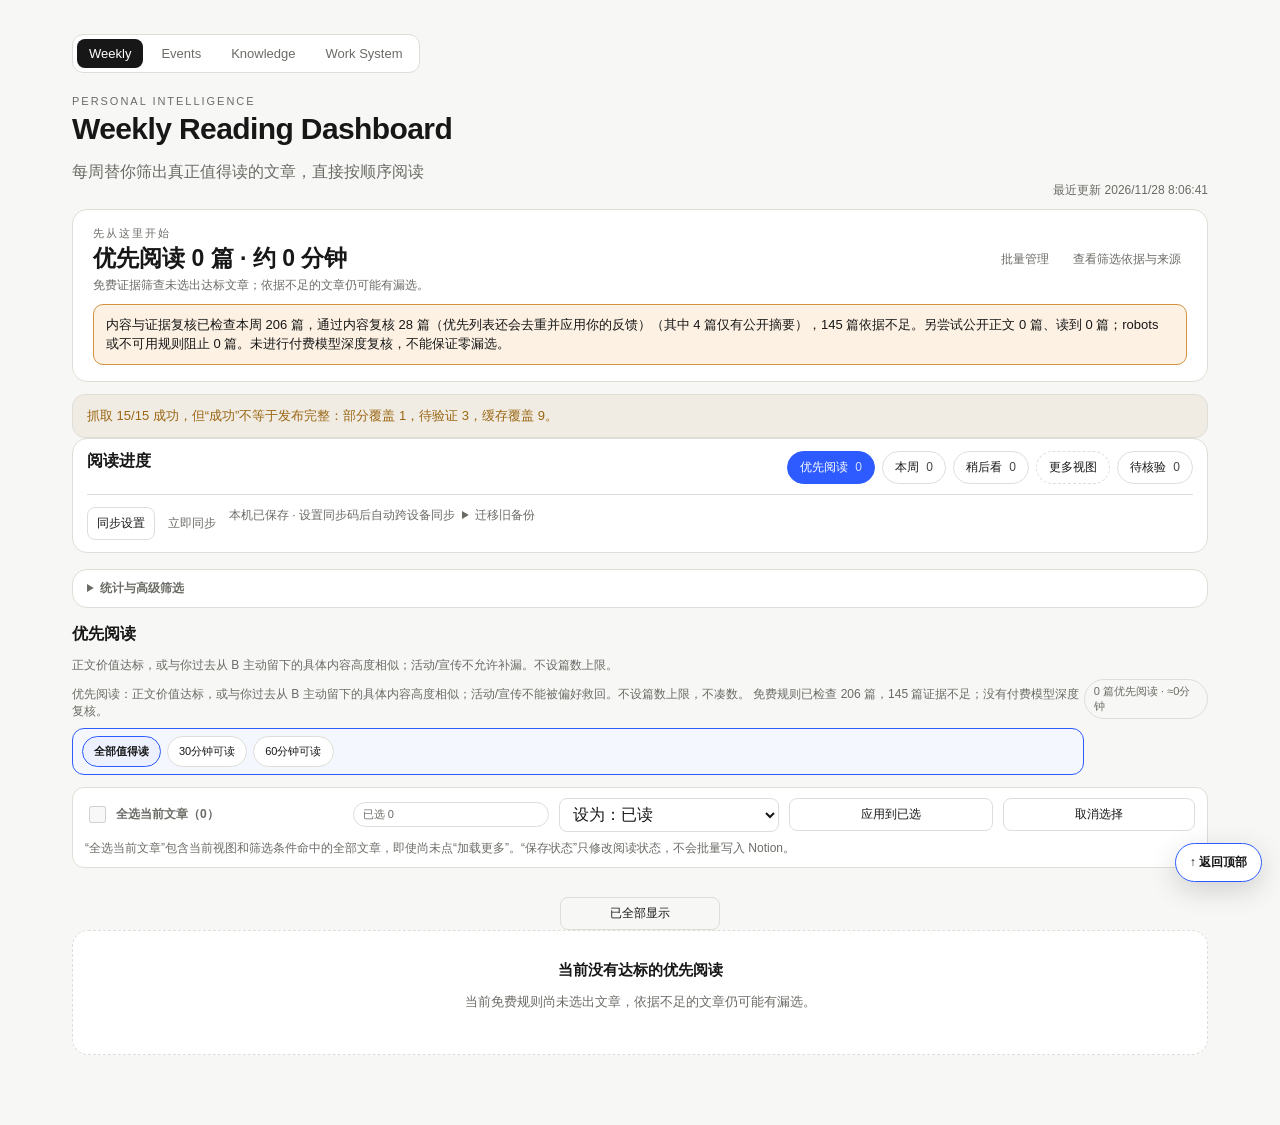
<file: index.html>
<!doctype html>
<html lang="zh-CN">
<head>
  <meta charset="utf-8"><meta name="viewport" content="width=device-width, initial-scale=1"><meta name="color-scheme" content="light dark">
  <meta name="robots" content="noindex,nofollow,noarchive,nosnippet,noimageindex"><meta name="googlebot" content="noindex,nofollow,noarchive,nosnippet,noimageindex"><meta name="bingbot" content="noindex,nofollow,noarchive,nosnippet,noimageindex"><meta name="referrer" content="no-referrer">
  <meta http-equiv="Content-Security-Policy" content="default-src 'self'; script-src 'self'; style-src 'self' 'unsafe-inline'; img-src 'self' data:; connect-src 'self' https://cjcnjcblipqsyzxvlbus.supabase.co; object-src 'none'; base-uri 'none'; form-action 'none'; frame-src 'none'; media-src 'none'">
  <title>Weekly Intelligence Dashboard</title><link rel="stylesheet" href="styles.css?v=20260821-2200"><link rel="stylesheet" href="knowledge.css"><link rel="stylesheet" href="enhancements.css?v=20260821-2245"><link rel="stylesheet" href="weekly-reading-time-v21.css?v=20260823-1236"><link rel="stylesheet" href="weekly-later-manager-v23.css?v=20260823-1620"><link rel="stylesheet" href="weekly-ui-fixes-v25.css?v=20260829-1100"><link rel="stylesheet" href="weekly-ui-stability-v33.css?v=20260919-1"><link rel="stylesheet" href="weekly-reading-ui-v39.css?v=20260919-1">
</head>
<body><main class="shell">
<nav class="main-nav" aria-label="Dashboard navigation"><a class="active" href="index.html">Weekly</a><a href="events/">Events</a><a href="knowledge.html">Knowledge</a><a href="work-system.html">Work System</a></nav>
<header class="topbar"><div><div class="eyebrow">PERSONAL INTELLIGENCE</div><h1>Weekly Reading Dashboard</h1><p class="muted">每周替你筛出真正值得读的文章，直接按顺序阅读</p><div class="privacy-note">按具体用途与认知增量筛选；同时复核入选和未入选文章，避免误推与漏选。</div></div><div class="right"><div id="lastUpdated" class="muted small">尚未首次刷新</div></div></header>
<section class="weekly-quick-start card" id="weeklyQuickStart" aria-live="polite"><div class="weekly-quick-copy"><div class="eyebrow">先从这里开始</div><h2 id="weeklyQuickTitle">正在整理优先阅读…</h2><p id="weeklyQuickSubtitle" class="muted small">只收录有具体阅读价值的文章，不设篇数上限。</p></div><div class="weekly-quick-actions"><button id="weeklyBulkToggle" class="text-btn" type="button" aria-controls="weeklyBulkStatusBar" aria-expanded="false">批量管理</button><button id="weeklyDiagnosticsToggle" class="text-btn" type="button" aria-controls="weeklyDiagnosticPanel" aria-expanded="false">查看筛选依据与来源</button></div><div class="weekly-review-notice" id="weeklyReviewNotice" role="status" hidden></div></section><section id="coverageWarning" class="callout warning hidden"></section>
<section class="reading-progress card" aria-label="阅读进度"><div class="reading-progress-head"><div><h2>阅读进度</h2><div class="muted small">待处理 S/A = 完整未处理队列；优先阅读 = 从待处理 S/A 中再筛出的最高优先级子集。顶部数字、阅读时间与实际列表使用同一份结果。<span id="autoArchiveNote"></span></div></div><div class="segmented" role="tablist" aria-label="按处理状态筛选"><button class="segment-btn" type="button" data-progress="week">本周 <span class="segment-count">0</span></button><button class="segment-btn active" type="button" data-progress="unread">待处理 S/A <span class="segment-count">0</span></button><button class="segment-btn" type="button" data-progress="later">稍后看 <span class="segment-count">0</span></button><button class="segment-btn" type="button" data-progress="archive">未处理归档 <span class="segment-count">0</span></button><button class="segment-btn" type="button" data-progress="marked">已标记 <span class="segment-count">0</span></button><button class="segment-btn" type="button" data-progress="read">已读 <span class="segment-count">0</span></button><button class="segment-btn" type="button" data-progress="skip">已跳过 <span class="segment-count">0</span></button><button class="segment-btn" type="button" data-progress="all">全部 <span class="segment-count">0</span></button></div></div></section>
<details class="weekly-advanced card" id="weeklyAdvanced"><summary>统计与高级筛选</summary><div class="weekly-advanced-content"><section class="metrics" id="metrics"></section><section class="toolbar card"><div class="toolbar-group"><label>等级<select id="gradeFilter"><option value="SA">S + A</option><option value="S">只看 S</option><option value="A">只看 A</option><option value="B">只看 B</option><option value="ALL">全部</option></select></label><label>细分状态<select id="statusFilter"><option value="all">全部状态</option><option value="queue">待处理 S/A</option><option value="later">稍后看</option><option value="done">已处理/保存</option><option value="skip">已跳过</option><option value="c">B/C隐藏</option></select></label><label>来源<select id="sourceFilter"><option value="all">全部来源</option></select></label></div><div class="toolbar-group compact"><label class="check"><input id="personalizedSort" type="checkbox" checked> 按学习后的个人分排序</label></div></section></div></details>
<div class="layout"><section><div class="section-head"><div><h2>文章列表</h2><p class="muted small">当前标题和说明会随“优先阅读 / 待处理 S/A / 本周 / 稍后看”等视图自动切换。</p></div><div id="visibleCount" class="pill">0 篇</div></div><div id="articleList" class="article-list"></div><div id="emptyState" class="empty hidden"><h3>当前筛选下没有文章</h3><p>可以切换“优先阅读 / 本周 / 待处理 S/A / 稍后看 / 已读 / 全部”，或调整等级和细分状态。</p></div></section>
<aside class="side" id="weeklyDiagnosticPanel"><section class="card"><div class="section-head slim"><h2>学习到的偏好</h2><button id="resetLearning" class="text-btn" type="button">重置</button></div><p class="muted small">长期学习会同时看文章主题、形式、意图、证据/知识增量及其组合。“稍后看”是最高权重正向行为；明确负反馈长期降权；单纯没点击不算负反馈。低频反馈原因会自动折叠。</p><div id="learnedPrefs" class="prefs"></div></section><section class="card" id="sourceAuditCard"><div class="section-head slim"><div><h2>来源质量</h2><div id="sourceAuditSummary" class="muted small">读取本机标记…</div></div><div id="sourceAuditPill" class="pill">0 停用候选</div></div><p class="muted small">来源评估里，未标注文章按“隐性跳过”计算；显性跳过与隐性跳过分开显示。</p><div id="sourceAuditTable" class="coverage-list"></div><button id="copySourceAudit" class="btn secondary" type="button" style="margin-top:10px">复制来源统计</button></section><section class="card"><div class="section-head slim"><h2>来源覆盖</h2><div id="coveragePill" class="pill">0/15</div></div><div id="sourceCoverage" class="coverage-list"></div></section><section class="card"><h2>处理逻辑</h2><ol class="logic"><li><b>待处理 S/A：</b>完整的未处理高价值队列。</li><li><b>优先阅读：</b>结合具体用途、认知增量与内容复核判断；同一报道去重，不设篇数上限，不凑数。</li><li><b>长期学习：</b>从历史稍后看、保存、显式反馈和重复跳过中学习“具体内容 × 形式 × 意图 × 正反反馈原因”组合；稍后看权重最高。</li><li><b>防过拟合：</b>单次历史负反馈只做轻微降权；只有重复、相似且同形式的明确负反馈才会形成硬过滤。不为避免空列表而提级；没有达标文章时如实显示为空。</li><li><b>负面保护：</b>会议/活动告知、纯宣传/促销、广告CM/创意报道默认不进入 S/A；“主题不感兴趣”形成长期主题级降权。</li><li><b>稍后看：</b>先读取本机缓存，绑定后自动同步跨设备状态；打开稍后看不需要密码；“本周前保存”可单独查看历史 Later。</li><li><b>滚动操作：</b>向下阅读时顶部会出现固定的精简状态栏，随时切换优先/本周/待处理/稍后看/已读/全部。</li><li><b>性能：</b>相关度只用于发现候选；正文不足进入复核，不能等同于无价值；短文也按实际增量判断。</li></ol></section></aside></div></main>
<script src="weekly-priority-policy.js?v=20261107-calibrated"></script><script src="weekly-sync-state-v42.js?v=20261010-1"></script><script src="app.js?v=20261010-sync"></script><script src="weekly-progress.js?v=20260821-2245"></script><script src="weekly-attention-v8.js?v=20260829-1040"></script><script src="weekly-source-audit-v9.js?v=20260821-2245"></script><script src="private-knowledge.js?v=20260821-2245"></script><script src="notion-save.js"></script><script src="weekly-state-sync.js?v=20261010-sync"></script><script src="weekly-feedback-state-fix.js?v=20260822-1300"></script><script src="weekly-later-recovery-v12.js?v=20260821-2245"></script><script src="weekly-week-view.js?v=20260821-2245"></script><script src="weekly-learning-precision-v15.js?v=20260912-37"></script><script src="weekly-filter-counts-v14.js?v=20260829-1100"></script><script src="weekly-reconciliation-v16.js?v=20260829-1040"></script><script src="weekly-focus-feedback-v17.js?v=20260905-1015"></script><script src="weekly-mobile-performance-v18.js?v=20260905-1115"></script><script src="weekly-coverage-v19.js?v=20260822-1418"></script><script src="weekly-state-complete-backup-v20.js?v=20261010-sync"></script><script src="weekly-reading-time-v21.js?v=20260919-1"></script><script src="weekly-state-integrity-v22.js?v=20260905-1115"></script><script src="weekly-later-click-v22-1.js?v=20260905-1108"></script><script src="weekly-later-manager-v23.js?v=20260905-1015"></script><script src="weekly-bulk-status-v24.js?v=20260829-1005"></script><script src="weekly-ui-fixes-v25.js?v=20260912-41"></script><script src="weekly-sort-v26.js?v=20260829-1131"></script><script src="weekly-later-learning-v27.js?v=20260905-1015"></script><script src="weekly-performance-v28.js?v=20260905-1015"></script><script src="weekly-queue-clarity-v29.js?v=20260919-1"></script><script src="weekly-preference-guard-v30.js?v=20260912-37"></script><script src="weekly-adaptive-learning-v31.js?v=20260912-37"></script><script src="weekly-preference-memory-v32.js?v=20260912-38"></script><script src="weekly-ui-stability-v33.js?v=20260919-1"></script><script src="weekly-runtime-consistency-v35.js?v=20260919-1"></script><script src="weekly-feedback-learning-v38.js?v=20261107-calibrated"></script><script src="weekly-feedback-runtime-v38.js?v=20261107-calibrated"></script><script src="weekly-reading-ui-v39.js?v=20261107-calibrated"></script><script src="weekly-evidence-queue-v41.js?v=20261002-1"></script><script src="weekly-interaction-performance-v40.js?v=20261010-sync"></script>
<script src="weekly-auto-sync-v42.js?v=20261010-1"></script>
</body></html>
</file>
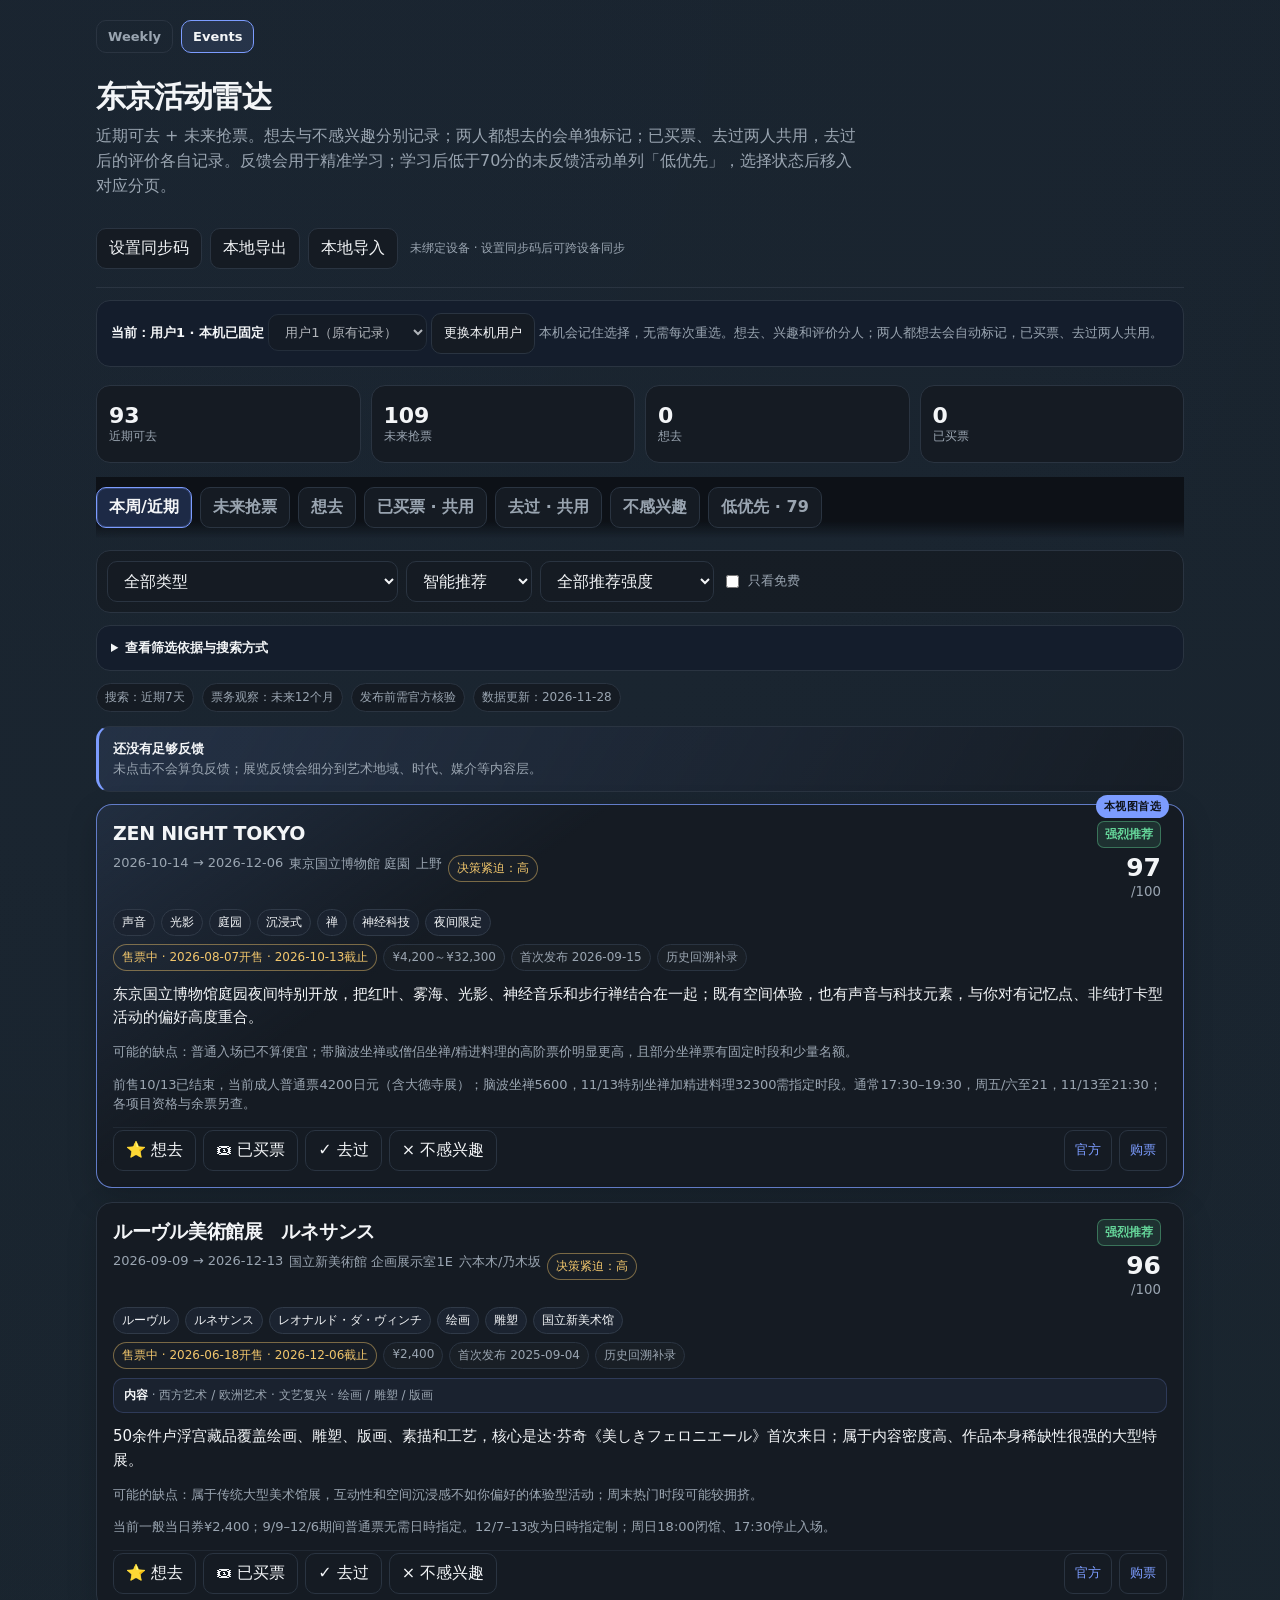
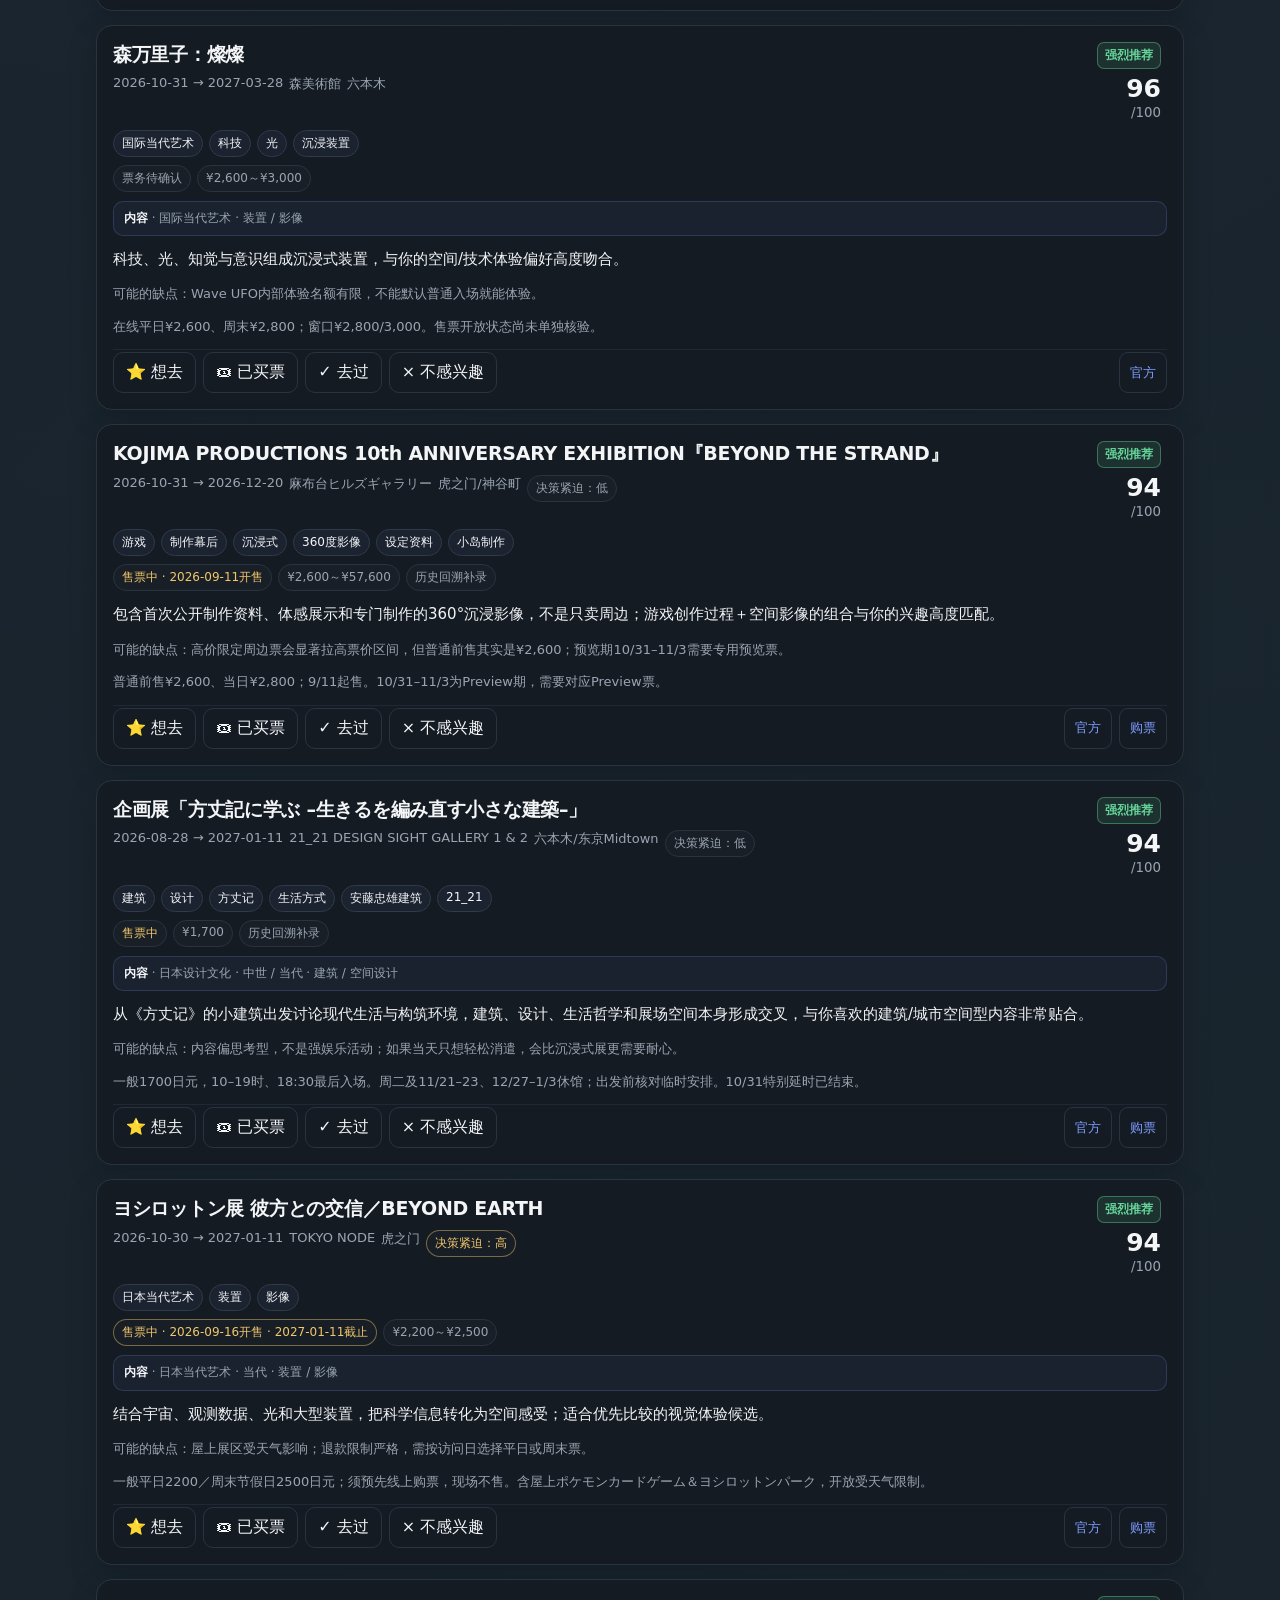
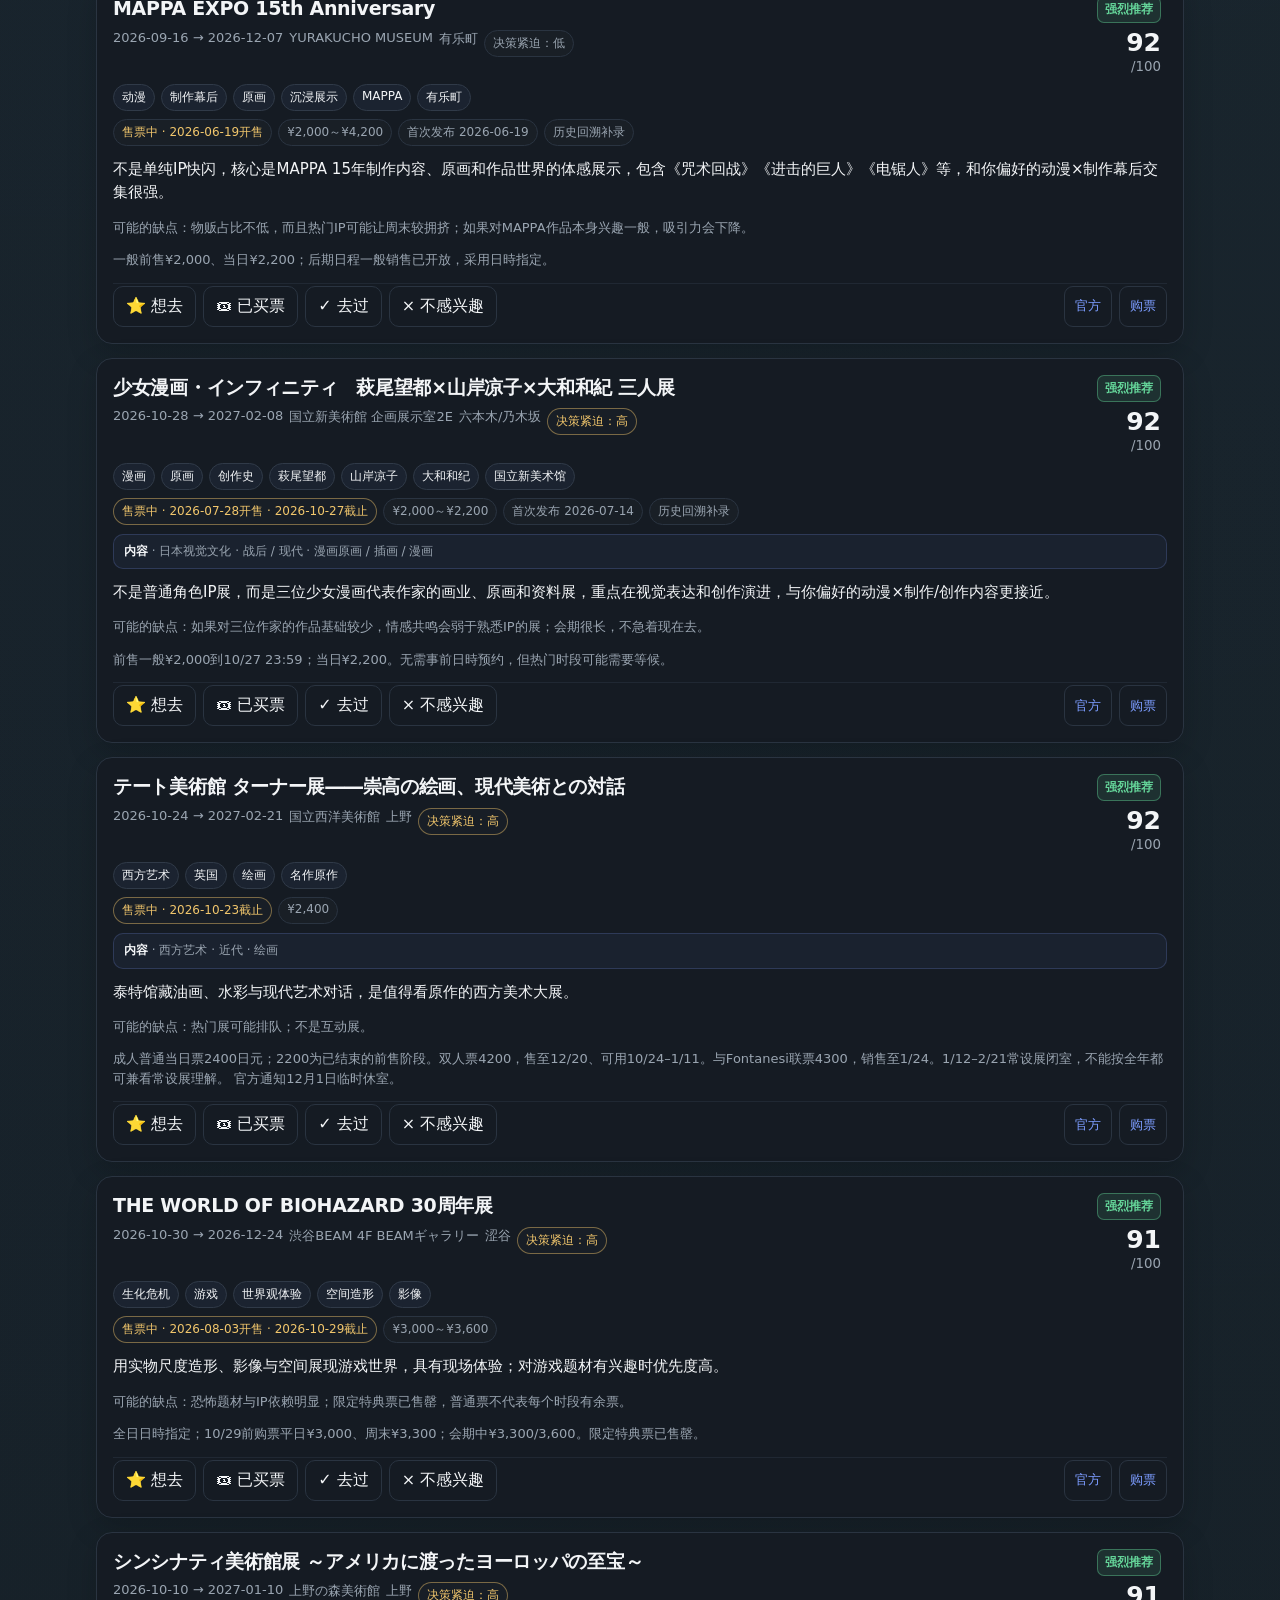
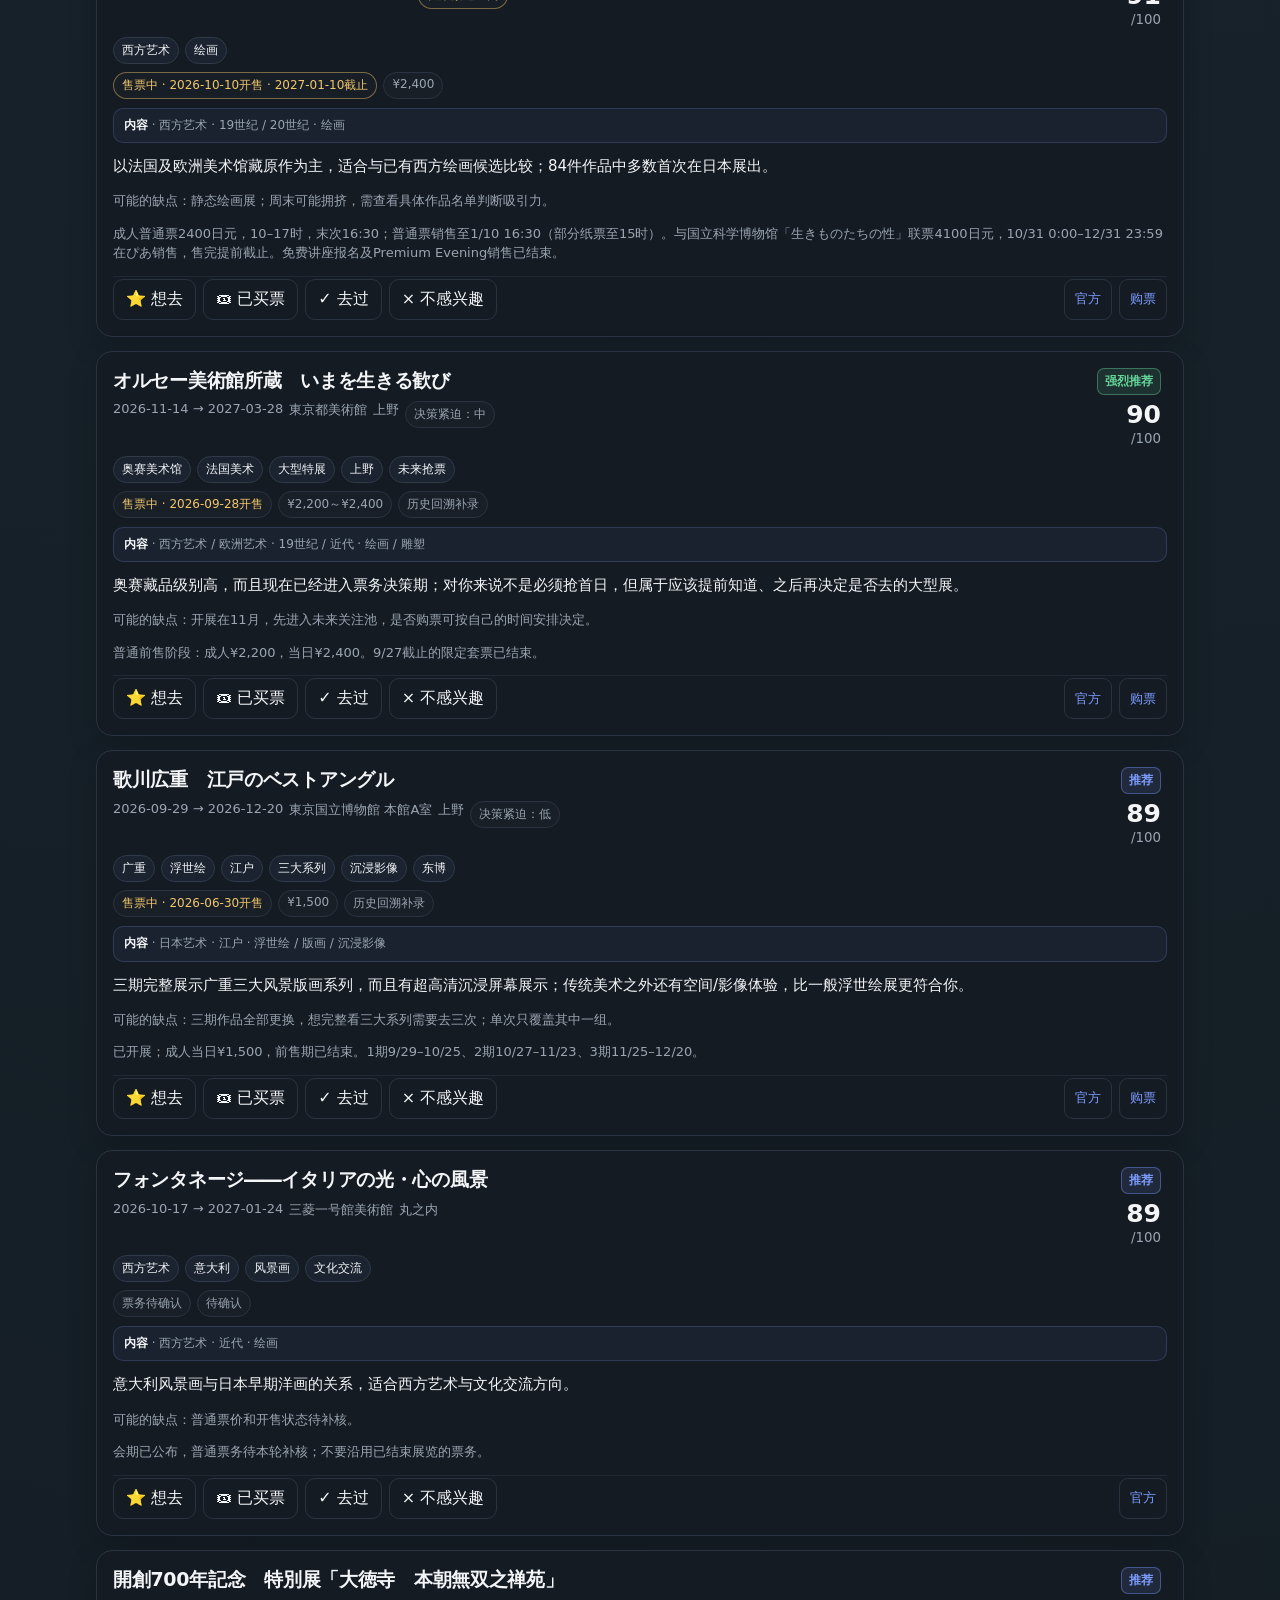
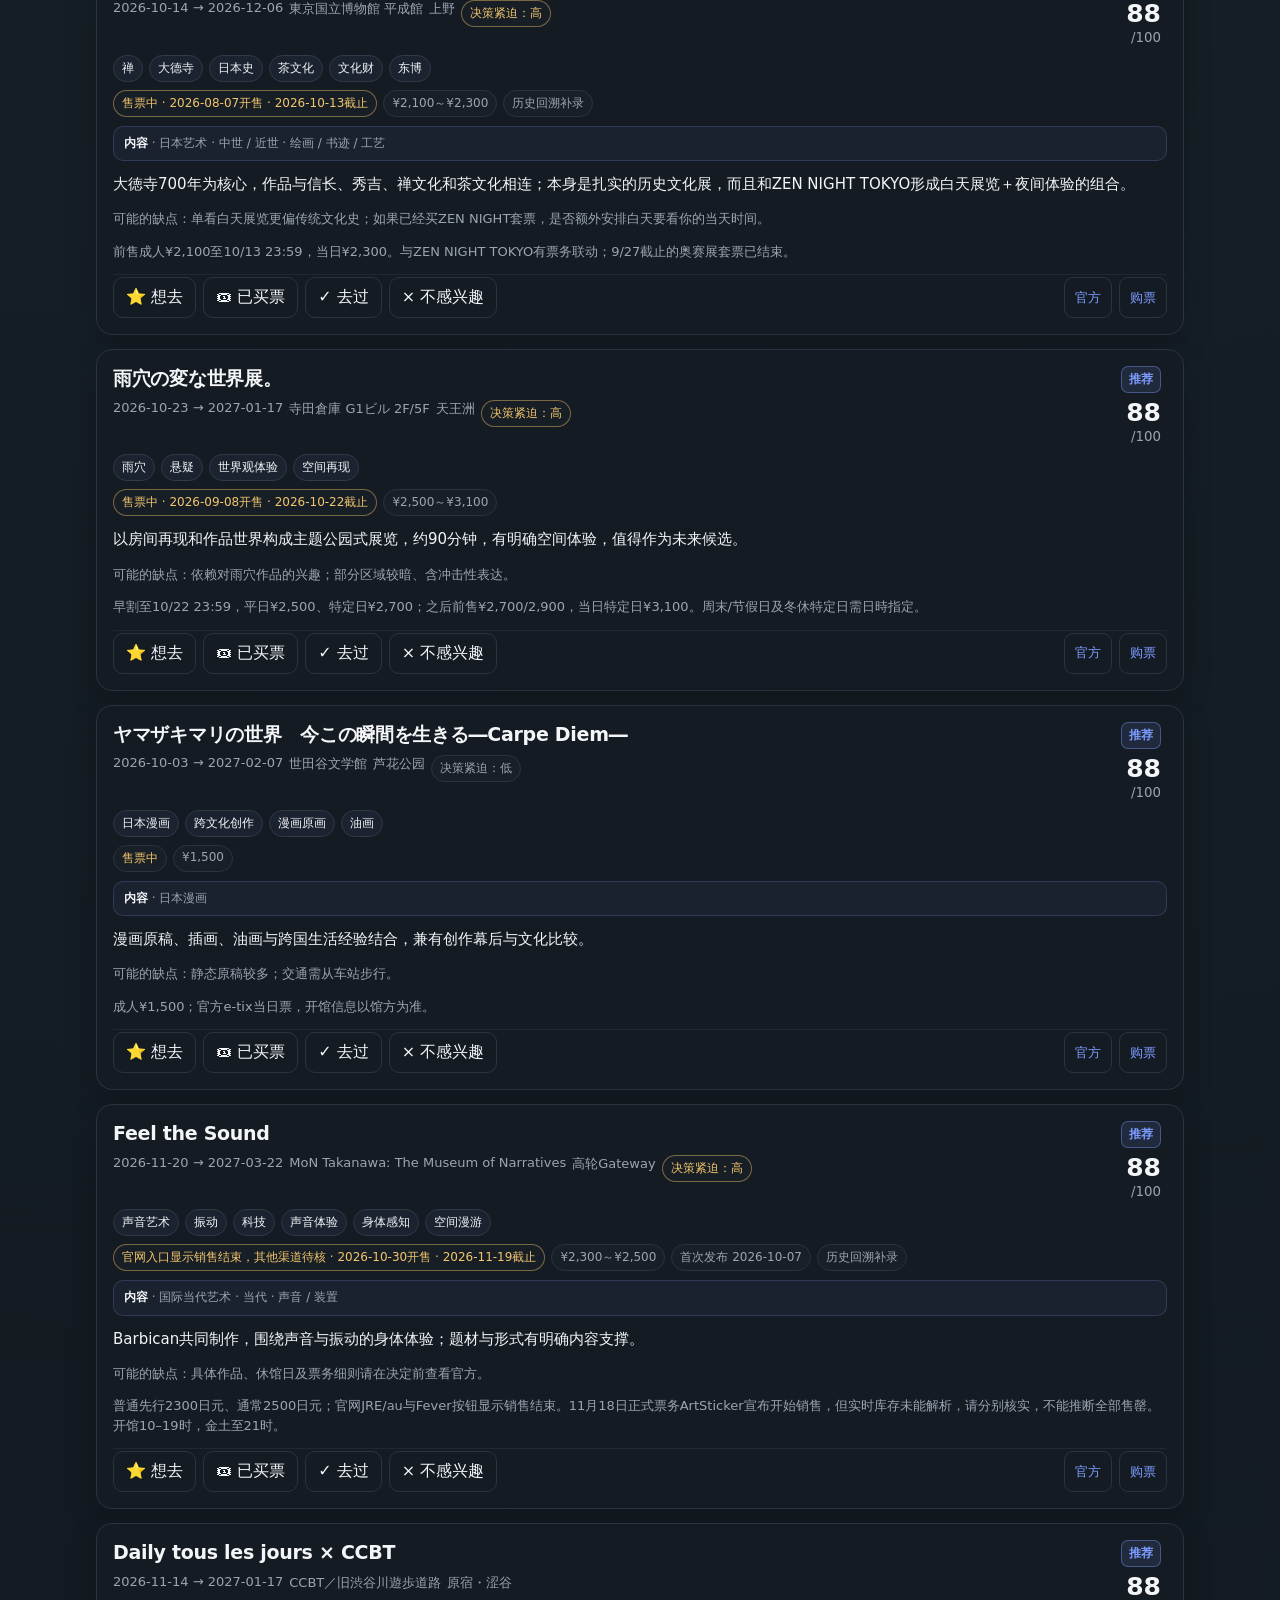
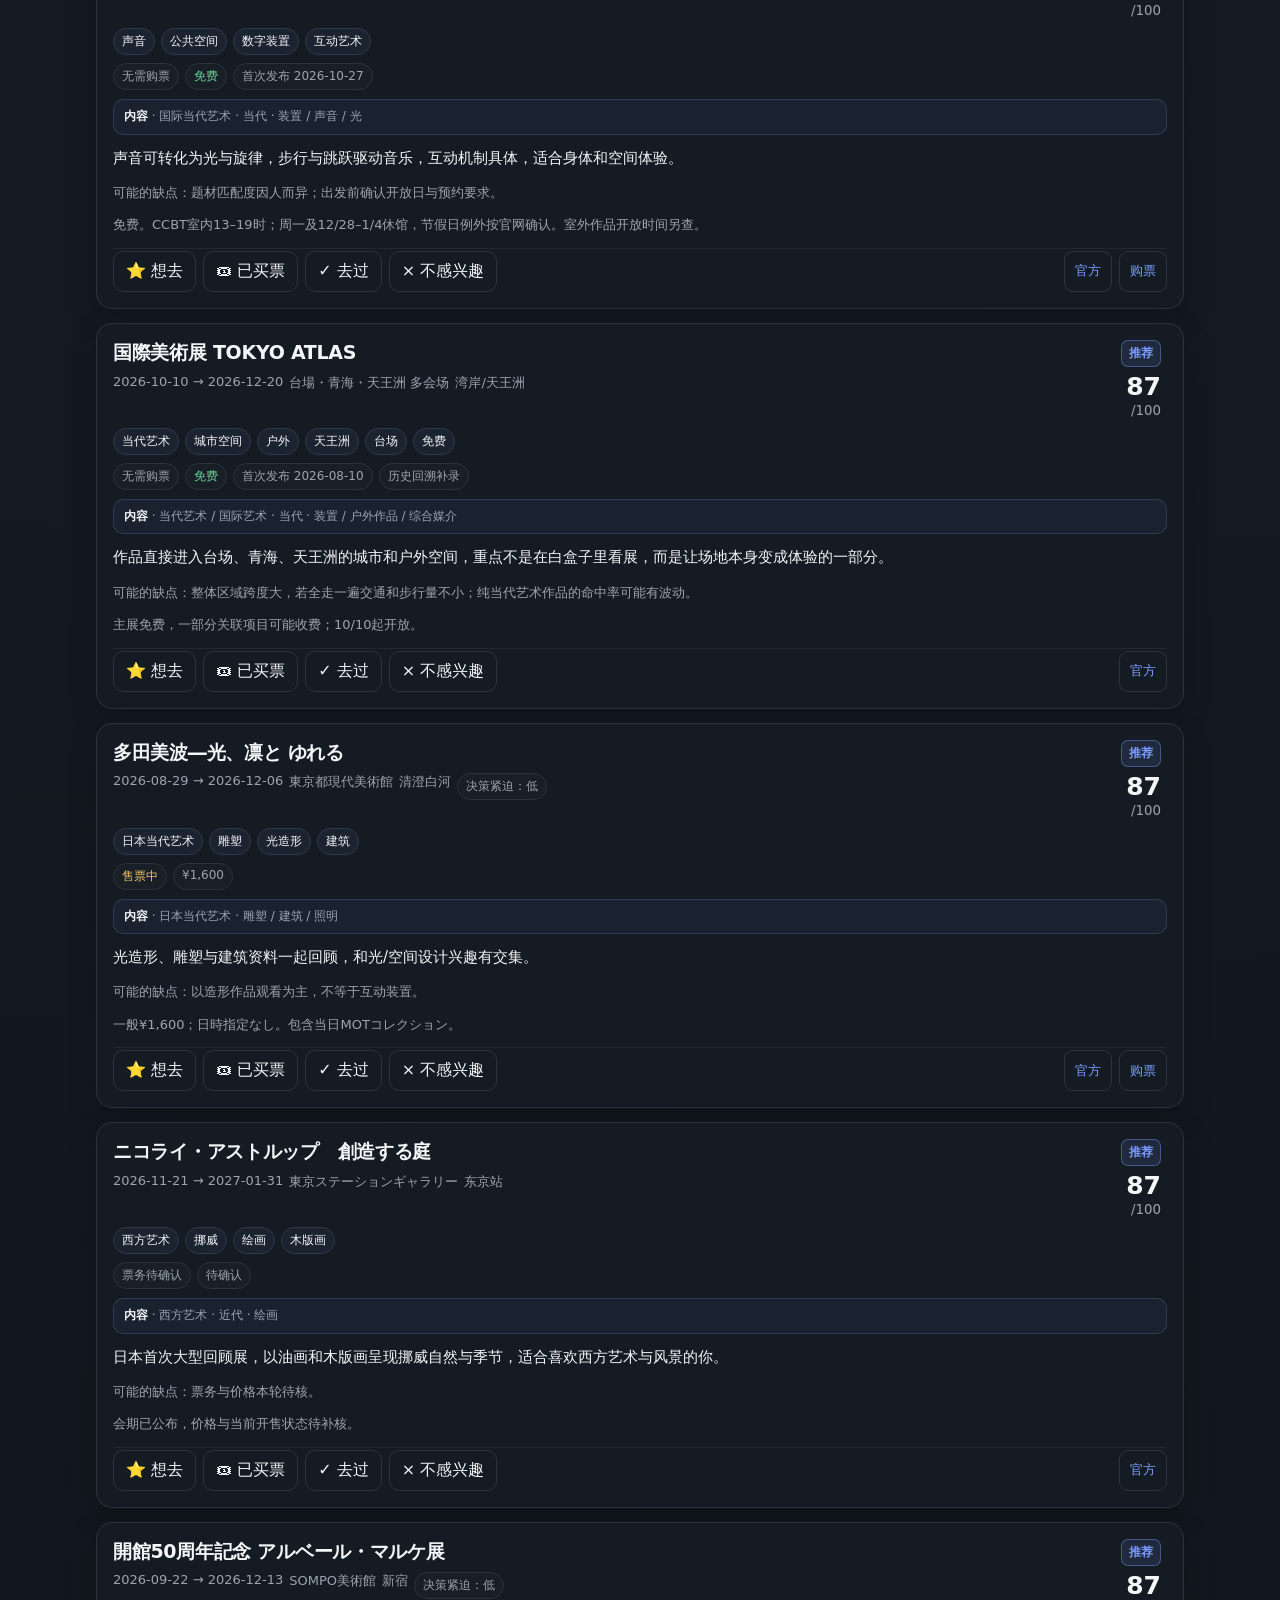
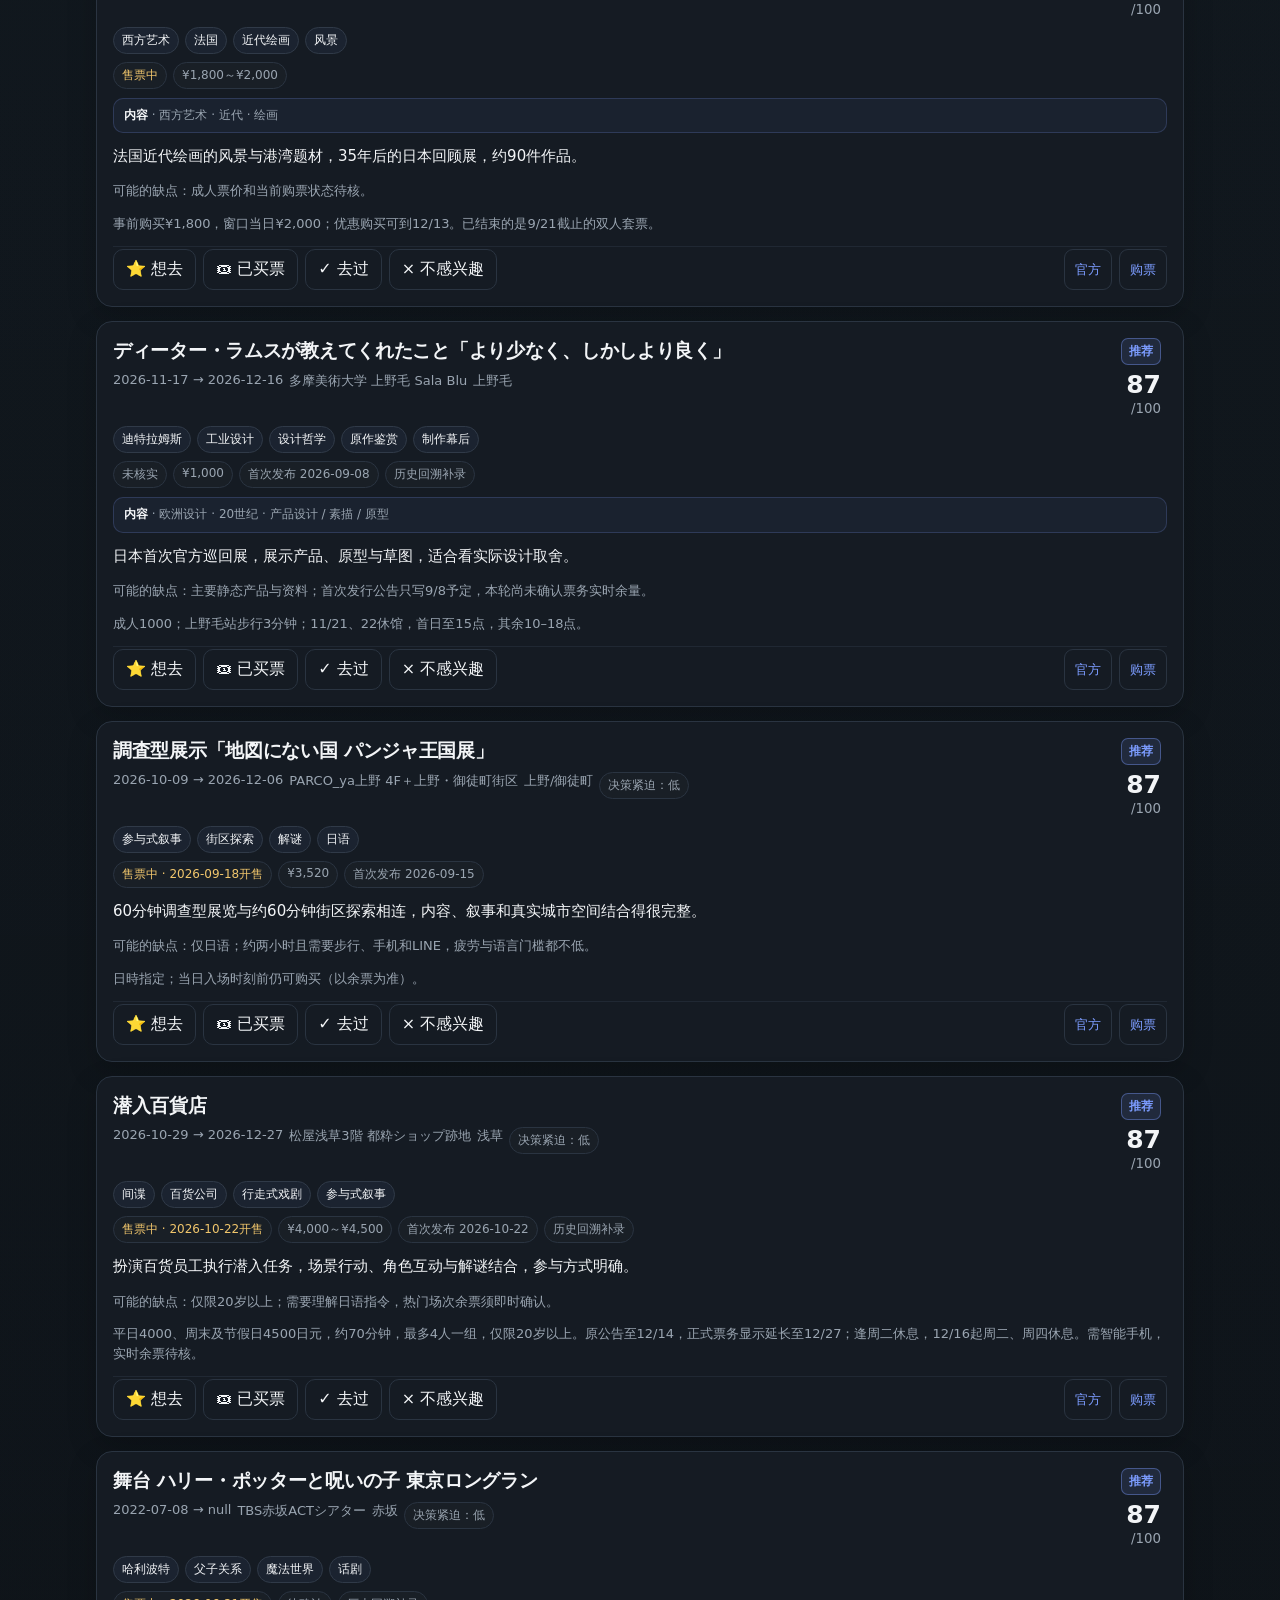
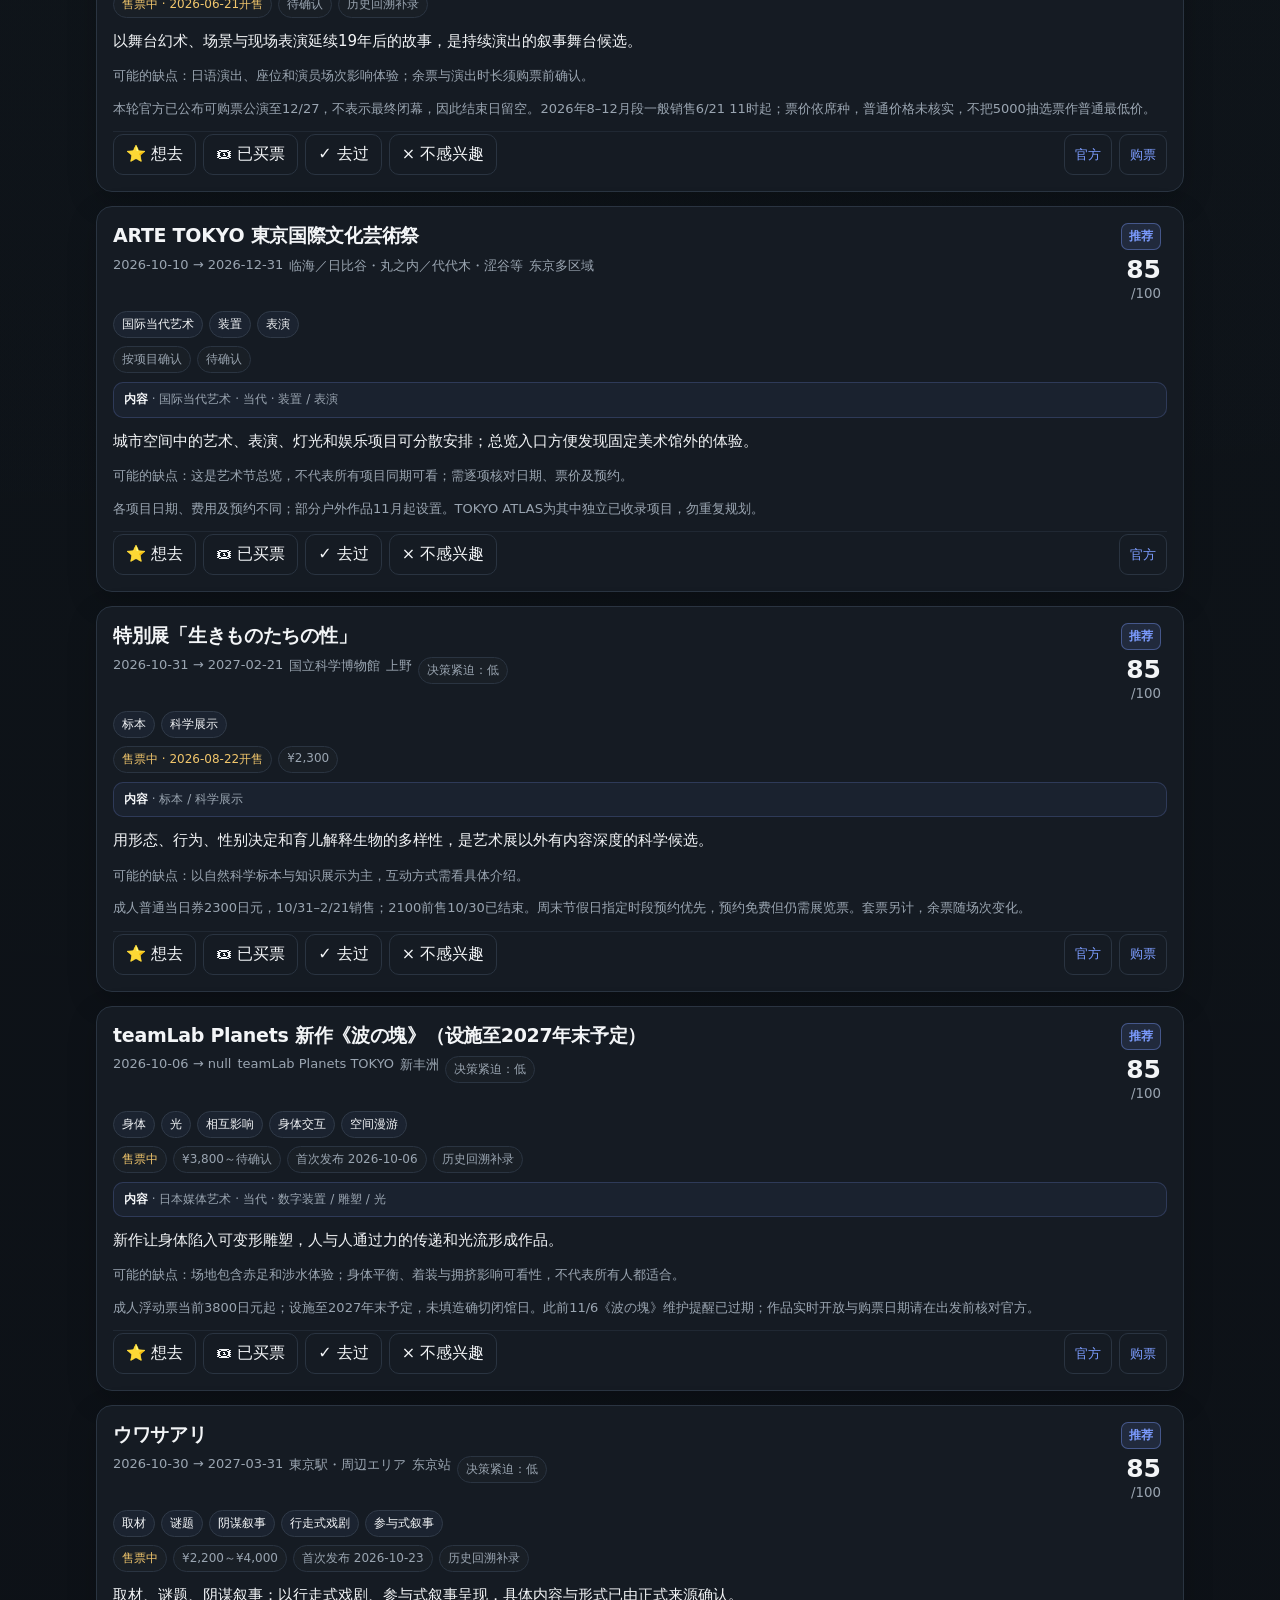
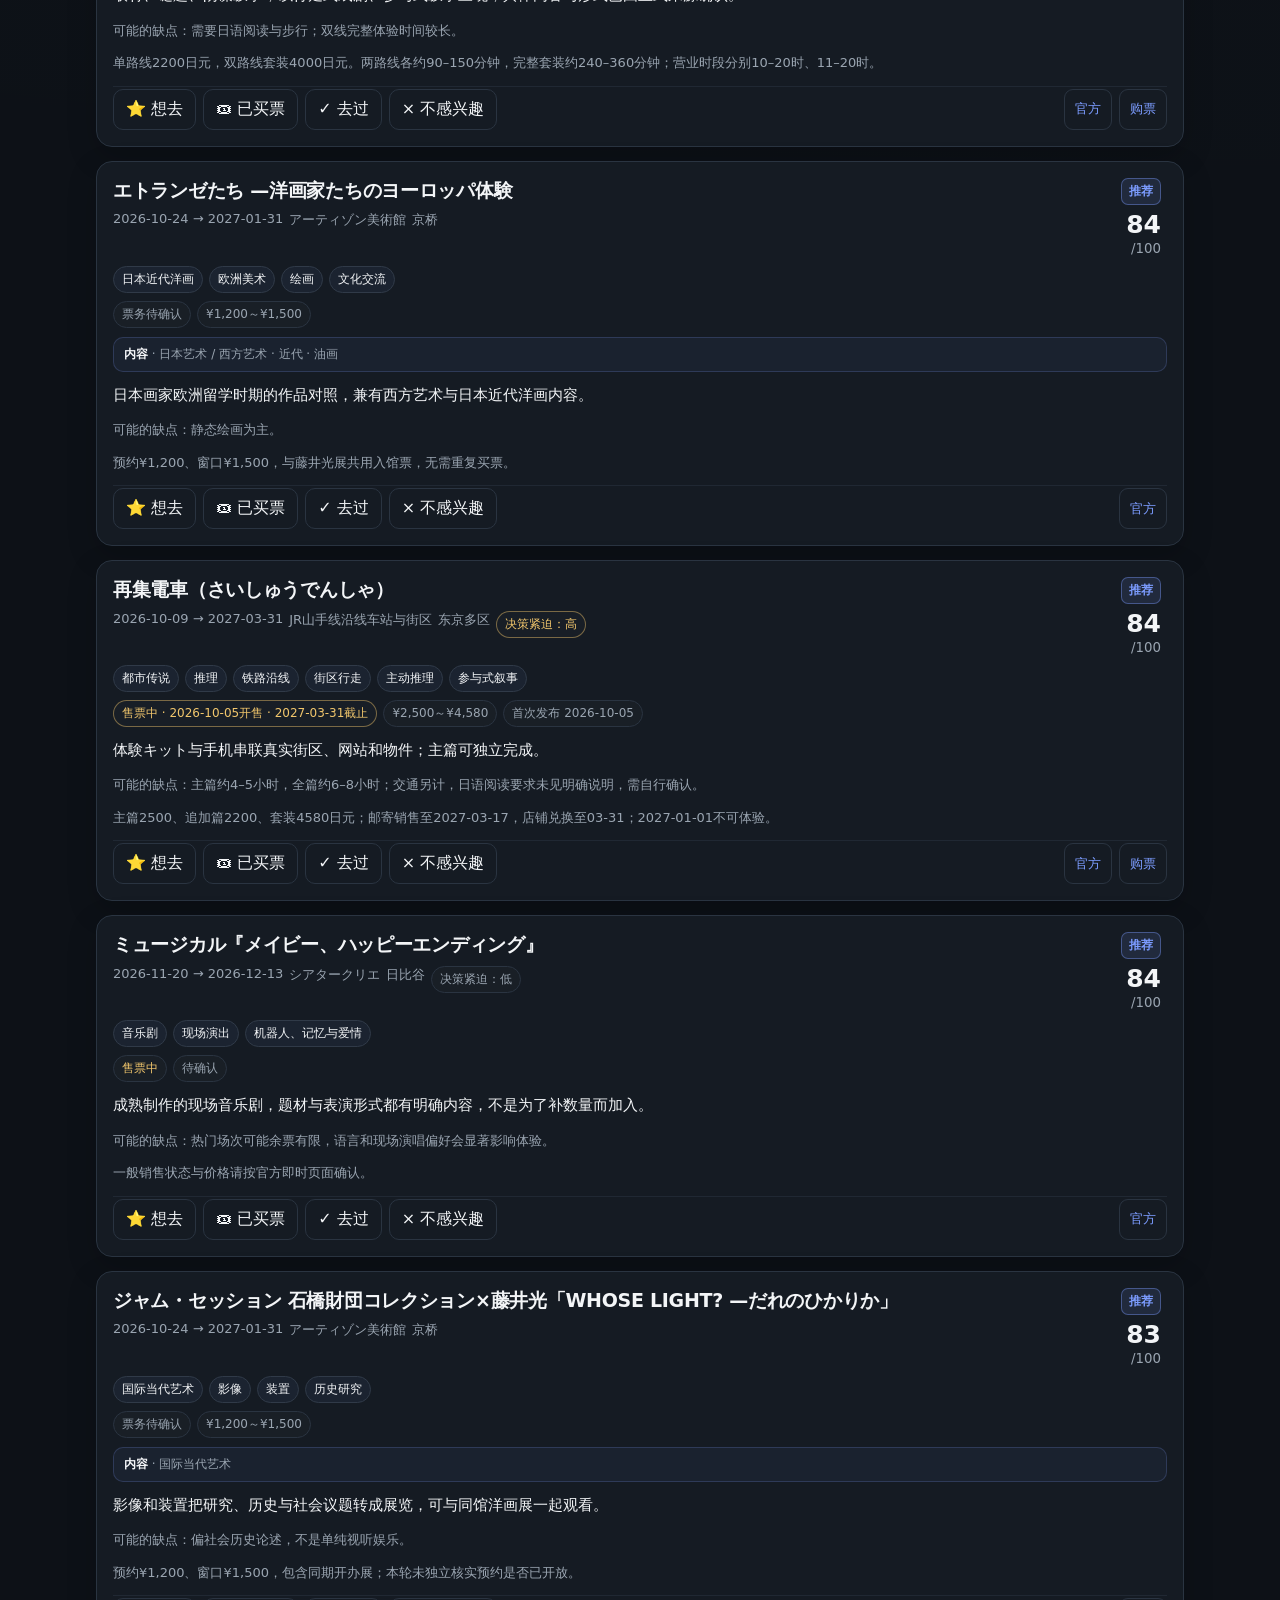
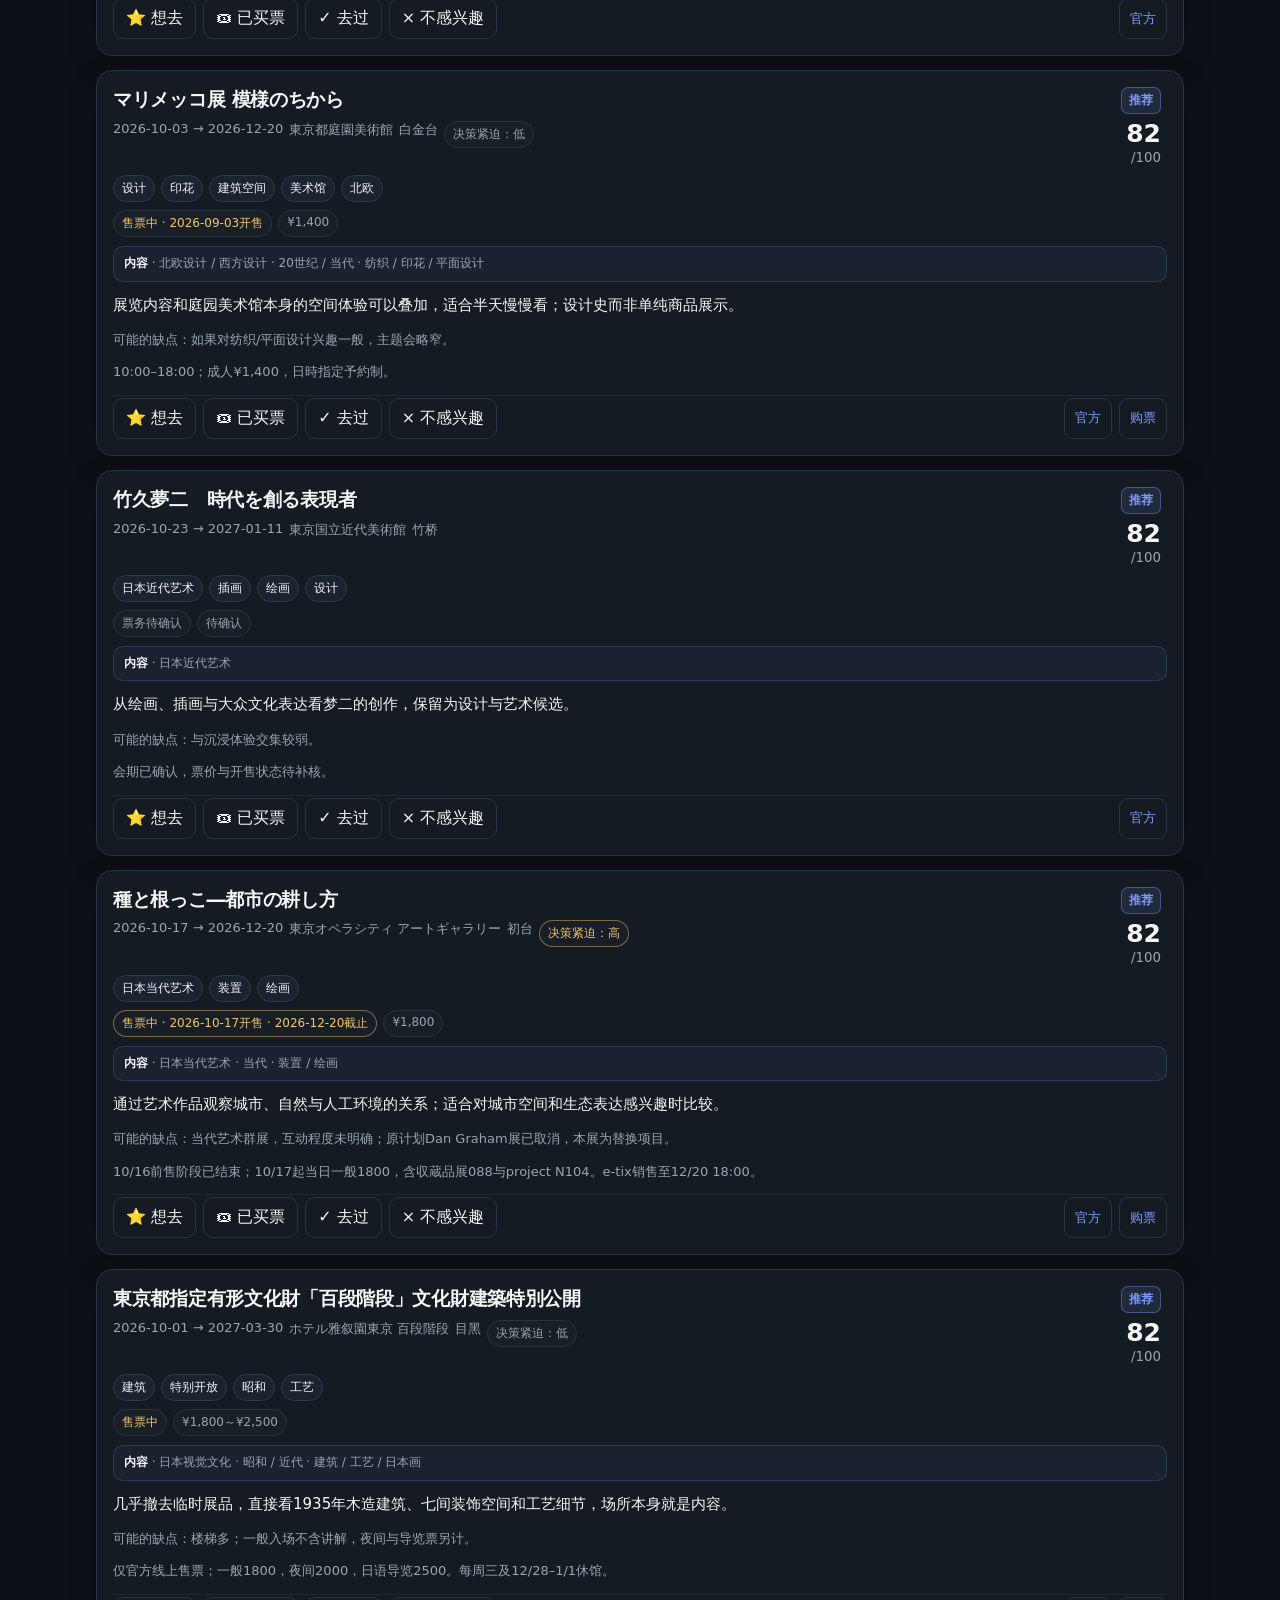
<file: events/index.html>
<!doctype html>
<html lang="zh-CN">
<head>
<meta charset="utf-8">
<meta name="viewport" content="width=device-width,initial-scale=1">
<meta name="robots" content="noindex,nofollow,noarchive,nosnippet,noimageindex">
<meta name="referrer" content="no-referrer">
<title>东京活动雷达</title>
<style>
:root{--bg:#0d1117;--panel:#151b23;--line:#2a3441;--text:#f3f5f7;--muted:#9aa5b1;--accent:#7c9cff;--good:#65d69a;--warn:#f1c66c;--bad:#ff8b8b}
*{box-sizing:border-box}body{margin:0;background:var(--bg);color:var(--text);font-family:system-ui,-apple-system,"Segoe UI","Noto Sans SC",sans-serif}
main{max-width:1080px;margin:auto;padding:20px 16px 60px}h1{margin:0 0 6px;font-size:30px}.sub{color:var(--muted);margin:0 0 18px}
.top{display:flex;justify-content:space-between;gap:12px;align-items:flex-end;flex-wrap:wrap}.actions{display:flex;gap:8px;flex-wrap:wrap}
button,select{background:var(--panel);color:var(--text);border:1px solid var(--line);border-radius:10px;padding:9px 12px;font:inherit}
button{cursor:pointer}.tabs,.filters{display:flex;gap:8px;overflow:auto;margin:14px 0;flex-wrap:wrap}.tab.active{border-color:var(--accent);background:#1d2a46}
.stats{display:grid;grid-template-columns:repeat(4,1fr);gap:10px;margin:14px 0}.stat{background:var(--panel);border:1px solid var(--line);border-radius:14px;padding:12px}.stat b{display:block;font-size:22px}.stat span{font-size:12px;color:var(--muted)}
.notice{background:#141d2c;border:1px solid var(--line);border-radius:14px;padding:12px 14px;color:var(--muted);font-size:13px;margin:12px 0}.notice strong{color:var(--text)}
.grid{display:grid;gap:12px}.card{background:var(--panel);border:1px solid var(--line);border-radius:16px;padding:16px}.card.best{border-color:var(--accent)}
.head{display:flex;justify-content:space-between;gap:12px}.title{font-size:19px;font-weight:800}.score{text-align:right;min-width:70px}.score b{font-size:25px}.score small{display:block;color:var(--muted)}
.recommendation-level{display:block;width:max-content;margin:0 0 5px auto;padding:4px 7px;border-radius:7px;font-size:12px;font-weight:800;border:1px solid var(--line);white-space:nowrap}.recommendation-level.strong{color:var(--good);background:rgba(101,214,154,.12);border-color:rgba(101,214,154,.4)}.recommendation-level.recommended{color:var(--accent);background:rgba(124,156,255,.12);border-color:rgba(124,156,255,.4)}.recommendation-level.consider{color:var(--warn);background:rgba(241,198,108,.08)}.recommendation-level.low{color:var(--muted)}
.meta,.tags{display:flex;gap:6px;flex-wrap:wrap;margin-top:8px}.meta{color:var(--muted);font-size:13px}.tag,.pill{font-size:12px;border-radius:999px;padding:4px 8px;border:1px solid var(--line)}.tag{background:#1b2330}.sale{color:var(--warn)}.free{color:var(--good)}
.why{line-height:1.55;margin:12px 0 5px}.drawback{color:var(--muted);font-size:13px}.row{display:flex;gap:7px;flex-wrap:wrap;margin-top:12px}.row button.active{border-color:var(--accent);background:#1d2a46}.row button.good.active{border-color:var(--good)}.row button.bad.active{border-color:var(--bad)}
.links{margin-left:auto;display:flex;gap:7px}.links a{color:var(--accent);text-decoration:none;border:1px solid var(--line);border-radius:9px;padding:8px 10px;font-size:13px}
.empty{padding:34px;text-align:center;color:var(--muted);border:1px dashed var(--line);border-radius:14px}
dialog{background:var(--panel);color:var(--text);border:1px solid var(--line);border-radius:16px;max-width:500px;width:calc(100% - 28px)}dialog::backdrop{background:#0009}
.reasons{display:grid;gap:8px}.reasons label{padding:9px;background:#1b2330;border-radius:9px}menu{display:flex;justify-content:flex-end;gap:8px}
@media(max-width:700px){.stats{grid-template-columns:repeat(2,1fr)}.links{width:100%;margin-left:0}.links a{flex:1;text-align:center}}

#decisionCalendar[hidden]{display:none}.decision-calendar{margin:12px 0 18px;padding:14px;border:1px solid var(--line);border-radius:14px;background:var(--panel)}.cal-head{display:flex;align-items:center;justify-content:space-between;gap:8px;flex-wrap:wrap}.cal-head h2{font-size:17px;margin:0}.cal-nav{display:flex;gap:5px;align-items:center}.cal-nav button{padding:7px 10px}.cal-nav input{color:var(--text);background:var(--bg);border:1px solid var(--line);padding:7px;border-radius:8px;font:inherit;max-width:150px}.cal-help{font-size:12px;color:var(--muted);line-height:1.5;margin:10px 0}.cal-grid{display:grid;grid-template-columns:repeat(7,minmax(0,1fr));gap:4px}.cal-week{text-align:center;color:var(--muted);font-size:12px;padding:5px}.cal-day{min-width:0;min-height:65px;padding:7px 4px;text-align:left;border-radius:8px;font-size:13px}.cal-day.outside{opacity:.4}.cal-day.today{border-color:var(--good)}.cal-day.selected{background:#243657;border-color:var(--accent)}.cal-markers{display:flex;gap:3px;flex-wrap:wrap;margin-top:6px}.cal-dot{width:7px;height:7px;border-radius:50%;background:var(--accent)}.cal-dot.deadline{background:var(--bad)}.cal-dot.sale{background:var(--warn)}.cal-dot.end{background:#cf9aff}.cal-count{font-size:10px;color:var(--muted);display:block;margin-top:3px}.cal-upcoming{margin:12px 0;display:flex;gap:6px;flex-wrap:wrap}.cal-upcoming button{font-size:12px;padding:7px 9px;text-align:left}.cal-agenda{border-top:1px solid var(--line);padding-top:12px}.cal-agenda h3{font-size:14px;margin:0 0 8px}.cal-item{display:block;width:100%;text-align:left;margin:6px 0;padding:9px 10px;font-size:13px;line-height:1.5}.cal-item span{display:block;color:var(--muted);font-size:12px}.cal-item.deadline{border-left:3px solid var(--bad)}.cal-item.sale{border-left:3px solid var(--warn)}.cal-item.end{border-left:3px solid #cf9aff}.cal-item.start{border-left:3px solid var(--accent)}.cal-empty{font-size:13px;color:var(--muted);padding:8px 0}@media(max-width:700px){.decision-calendar{padding:10px}.cal-day{min-height:55px;padding:5px 3px}.cal-grid{gap:3px}.cal-count{font-size:9px}.cal-head h2{width:100%}.cal-nav{width:100%;justify-content:space-between}}


.decision-overview h2{margin:0;font-size:20px}.decision-overview p{margin:8px 0;font-size:16px;font-weight:700}.decision-overview>span{color:var(--muted);font-size:13px;line-height:1.5;display:block}.calendar-secondary{margin-top:14px;border-top:1px solid var(--line);padding-top:12px}.calendar-secondary>summary{cursor:pointer;color:var(--accent);font-size:14px;padding:3px 0}.calendar-secondary[open]>.cal-head{margin-top:14px}.decision-strip{display:grid;gap:5px;margin:14px 0 10px;padding:12px 14px;background:#101a28;border-radius:10px;border-left:3px solid var(--accent)}.decision-strip strong{font-size:19px;color:var(--text)}.decision-strip span{font-size:15px}.decision-strip small{font-size:14px;color:var(--muted)}.decision-strip.urgent{border-color:var(--bad);background:#291b21}.decision-strip.urgent strong{color:var(--bad)}.decision-strip.soon{border-color:var(--warn)}.decision-strip.soon strong{color:var(--warn)}.decision-strip.ended{opacity:.7;border-color:var(--muted)}#learning[hidden]{display:none}.card:has(.decision-strip) .decision-urgency{display:none}
.swipe-help{display:none;margin:0 0 10px;color:var(--muted);font-size:12px}@media(max-width:700px),(pointer:coarse){.swipe-help{display:block}}
</style>
<link rel="stylesheet" href="ui-v3.css?v=20260927-2">
</head>
<body>
<main>
  <nav class="event-main-nav" aria-label="Dashboard navigation"><a href="../index.html">Weekly</a><a class="active" href="./">Events</a></nav>
  <div class="top">
    <div><h1>东京活动雷达</h1><p class="sub">近期可去 + 未来抢票。想去与不感兴趣分别记录；两人都想去的会单独标记；已买票、去过两人共用，去过后的评价各自记录。反馈会用于精准学习；学习后低于70分的未反馈活动单列「低优先」，选择状态后移入对应分页。</p></div>
    <div class="actions"><button id="backupEventStateBtn" type="button">备份云端</button><button id="restoreEventStateBtn" type="button">恢复云端</button><button id="exportBtn">本地导出</button><label><button id="importBtn" type="button">本地导入</button><input id="importFile" type="file" accept="application/json" hidden></label><span id="eventCloudStatus" class="event-cloud-status">检查云备份…</span><span id="eventCloudHint" class="event-cloud-status">备份方式已改成与 Weekly 一致：只提交本次新增/变更的加密增量，手机端直接在当前页打开 GitHub 确认页。</span></div>
  </div>
  <section class="profile-picker notice" aria-label="当前用户">
    <label for="eventProfile"><strong id="profileCurrent">当前：用户1 · 本机已固定</strong></label>
    <select id="eventProfile" disabled aria-label="记录用户"><option value="default">用户1（原有记录）</option><option value="user2">用户2</option></select>
    <button type="button" id="changeProfileBtn">更换本机用户</button>
    <span id="profileHint">本机会记住选择，无需每次重选。想去、兴趣和评价分人；两人都想去会自动标记，已买票、去过两人共用。</span>
  </section>
  <section id="stats" class="stats"></section>
  <nav class="tabs">
    <button class="tab active" data-view="now">本周/近期</button>
    <button class="tab" data-view="future">未来抢票</button>
    <button class="tab" data-view="interested">想去</button>
    <button class="tab" data-view="booked">已买票 · 共用</button>
    <button class="tab" data-view="visited">去过 · 共用</button>
    <button class="tab" data-view="rejected">不感兴趣</button>
    <button class="tab" data-view="low" title="尚未反馈、学习后低于70分的有效活动">低优先</button>
  </nav>
  <p class="swipe-help">左右滑动切换页签 · 左滑下一页，右滑上一页</p>
  <section class="filters">
    <select id="category"><option value="">全部类型</option></select>
    <select id="sort"><option value="smart">智能推荐</option><option value="score">原始推荐度</option><option value="ending">快结束</option><option value="sale">票务紧迫度</option><option value="price">价格低到高</option></select>
    <select id="strength" aria-label="推荐强度"><option value="">全部推荐强度</option><option value="strong">强烈推荐 · 90+</option><option value="recommended">推荐 · 80–89.9</option><option value="consider">可考虑 · 70–79.9</option><option value="low">低优先 · 低于70</option></select>
    <label><input id="freeOnly" type="checkbox"> 只看免费</label>
    <select id="lowVerified" aria-label="低优先官方核验时间" hidden><option value="">全部核验时间</option><option value="7">近7天核验</option><option value="30">近30天核验</option><option value="older">超过30天未核验</option><option value="unknown">核验时间未知</option></select>
  </section>
  <details class="event-method notice" id="eventMethod">
    <summary>查看筛选依据与搜索方式</summary>
    <div class="event-method-grid">
      <div><b>发现</b><span>场馆/主办方、正式票务、垂直媒体多源发现</span></div>
      <div><b>预筛</b><span>先排除纯促销、普通市集、低内容密度活动</span></div>
      <div><b>核验</b><span>最终入选必须回到官方或正式票务渠道确认</span></div>
      <div><b>学习与强度</b><span>按学习后分数：90+强烈推荐，80+推荐，70+可考虑，其余低优先；表示兴趣匹配，未点击不算负反馈</span></div>
      <div><b>发布</b><span>不凑数；信息未核实则标记不确定，不冒充最新</span></div>
    </div>
  </details>
  <section id="mutualFilter" class="notice" hidden><label for="interestScope">想去范围</label> <select id="interestScope"><option value="all">我的全部想去</option><option value="mutual">两人都想去</option></select> <span id="mutualCount"></span></section>
  <section id="learning" class="notice"></section>
  <section id="decisionCalendar" class="decision-calendar" aria-label="想去活动决策日历" hidden></section>
  <section id="list" class="grid"></section>
</main>
<dialog id="reasonDlg">
  <form method="dialog" id="reasonForm">
    <h3>为什么没兴趣？</h3>
    <p class="sub">时间、距离和价格不会降低主题偏好。</p>
    <div class="reasons">
      <label><input type="radio" name="reason" value="content" required> 内容本身没兴趣</label>
      <label><input type="radio" name="reason" value="too_far"> 太远 / 交通麻烦</label>
      <label><input type="radio" name="reason" value="too_expensive"> 太贵</label>
      <label><input type="radio" name="reason" value="timing"> 时间不合适</label>
      <label><input type="radio" name="reason" value="too_commercial"> 太商业 / 像购物活动</label>
      <label><input type="radio" name="reason" value="similar"> 已体验过类似内容</label>
    </div>
    <menu><button value="cancel">取消</button><button value="confirm">保存</button></menu>
  </form>
</dialog>
<script>
(()=>{const LEGACY_K='tokyo_event_feedback_v1',PROFILE_K='tokyo_event_active_profile_v1',SHARED_K='tokyo_event_shared_status_v1',MUTUAL_K='tokyo_event_mutual_interest_v1',PROFILES=['default','user2'];let profile=PROFILES.includes(localStorage.getItem(PROFILE_K))?localStorage.getItem(PROFILE_K):'default',profileVersion=0;const feedbackKey=()=>profile==='default'?LEGACY_K:LEGACY_K+'_'+profile;let events=[],view='now',pending=null,calMonth=null,calSelected=null,fb=load(),sharedFb=loadShared(),mutualIds=loadMutual();const $=s=>document.querySelector(s),$$=s=>Array.from(document.querySelectorAll(s));
function loadMutual(){try{let ids=JSON.parse(localStorage.getItem(MUTUAL_K)||'[]');return new Set(Array.isArray(ids)?ids.filter(id=>typeof id==='string'):[])}catch{return new Set()}}
function isMutual(id){let s=state(id);return mutualIds.has(id)&&s.interest==='yes'&&!s.booked&&!s.visited}
function setMutualInterest(ids,expectedProfile=profile,expectedVersion=profileVersion){if(expectedProfile!==profile||expectedVersion!==profileVersion||!Array.isArray(ids))return false;mutualIds=new Set(ids.filter(id=>typeof id==='string'));localStorage.setItem(MUTUAL_K,JSON.stringify([...mutualIds]));render();return true}
function normalizeShared(src){let out={};for(const [id,v] of Object.entries(src||{})){if(!v||typeof v!=='object'||!['none','booked','visited'].includes(v.status)||!Number.isFinite(Number(v.updated_at))||Number(v.updated_at)<=0||['__proto__','constructor','prototype'].includes(id))continue;out[id]={status:v.status,updated_at:Number(v.updated_at),by_profile:PROFILES.includes(v.by_profile)?v.by_profile:'default'};}return out}
function mergeShared(a,b){let out={...a};for(const [id,v] of Object.entries(normalizeShared(b))){let old=out[id];if(!old||v.updated_at>old.updated_at||(v.updated_at===old.updated_at&&v.status==='visited'))out[id]=v;}return out}
function loadShared(){let out={};try{out=normalizeShared(JSON.parse(localStorage.getItem(SHARED_K)||'{}'))}catch{}const storedIds=new Set(Object.keys(out));for(const p of PROFILES){let records={};try{records=JSON.parse(localStorage.getItem(p==='default'?LEGACY_K:LEGACY_K+'_'+p)||'{}')}catch{}for(const [id,v] of Object.entries(records)){if(storedIds.has(id)||!v||(!v.visited&&!v.booked))continue;if(out[id]&&(out[id].status==='visited'||!v.visited))continue;out[id]={status:v.visited?'visited':'booked',updated_at:Number((v.visited?v.visited_at:v.booked_at)||v.updated_at||Date.now()),by_profile:p};}}return normalizeShared(out)}
function updateProfileIndicator(){$('#profileCurrent').textContent='当前：'+(profile==='default'?'用户1':'用户2')+' · 本机已固定';$('#eventProfile').value=profile;$('#eventProfile').disabled=true;$('#changeProfileBtn').textContent='更换本机用户'}
function setSharedStatus(id,status){sharedFb[id]={status,updated_at:Date.now(),by_profile:profile};save();render()}
function normalizeRecord(v,bump=false){if(!v||typeof v!=='object')return{};let x={...v},before=JSON.stringify(x);
if(x.visited){x.visited=true;x.booked=false;x.interest=null;x.no_reason=null;x.no_reason_at=0;x.booked_at=0;x.interest_at=0}
else if(x.booked){x.booked=true;x.visited=false;x.interest=null;x.no_reason=null;x.no_reason_at=0;x.visited_at=0;x.visit_rating=null;x.rating_at=0;x.interest_at=0}
else if(x.interest==='no'){x.booked=false;x.visited=false;x.visit_rating=null;x.rating_at=0;x.booked_at=0;x.visited_at=0;x.interest_at=0}
else if(x.interest==='yes'){x.booked=false;x.visited=false;x.visit_rating=null;x.rating_at=0;x.booked_at=0;x.visited_at=0;x.no_reason=null;x.no_reason_at=0}
else{x.interest=null;x.booked=false;x.visited=false;x.visit_rating=null;x.rating_at=0;x.booked_at=0;x.visited_at=0;x.no_reason=null;x.no_reason_at=0}
if(bump&&JSON.stringify(x)!==before)x.updated_at=Date.now();return x}
function normalizeAll(src,bump=false){let out={};for(const [id,v] of Object.entries(src||{}))out[id]=normalizeRecord(v,bump);return out}
function load(){try{return normalizeAll(JSON.parse(localStorage.getItem(feedbackKey())||'{}'),true)}catch(e){return {}}}function save(reason='local'){localStorage.setItem(feedbackKey(),JSON.stringify(fb));localStorage.setItem(SHARED_K,JSON.stringify(sharedFb));window.dispatchEvent(new CustomEvent('event-radar-state-change',{detail:{profile,reason}}))}
function switchProfile(next){if(!PROFILES.includes(next)||next===profile)return;
localStorage.setItem(feedbackKey(),JSON.stringify(fb));profile=next;profileVersion++;localStorage.setItem(PROFILE_K,profile);fb=load();pending=null;if($('#reasonDlg').open)$('#reasonDlg').close();$('#reasonForm').reset();calMonth=null;calSelected=null;view='now';$('#strength').value='';$('#interestScope').value='all';$$('.tab').forEach(x=>{let active=x.dataset.view===view;x.classList.toggle('active',active);x.setAttribute('aria-pressed',String(active))});updateProfileIndicator();render();window.dispatchEvent(new CustomEvent('event-radar-profile-change',{detail:{profile,version:profileVersion}}))}
updateProfileIndicator();$('#eventProfile').onchange=e=>{switchProfile(e.target.value);updateProfileIndicator()};$('#changeProfileBtn').onclick=()=>{if(!$('#eventProfile').disabled){updateProfileIndicator();return}$('#eventProfile').disabled=false;$('#changeProfileBtn').textContent='固定当前用户';$('#eventProfile').focus()};
window.addEventListener('storage',e=>{if(e.key===MUTUAL_K){mutualIds=loadMutual();render()}else if(e.key===SHARED_K){try{sharedFb=mergeShared(sharedFb,JSON.parse(e.newValue||'{}'));render()}catch{}}else if(e.key===feedbackKey()){fb=load();render()}});

function state(id){let personal=fb[id]||{},shared=sharedFb[id];if(!shared)return personal;return {...personal,booked:shared.status==='booked',visited:shared.status==='visited',booked_at:shared.status==='booked'?shared.updated_at:0,visited_at:shared.status==='visited'?shared.updated_at:0,interest:shared.status==='none'?(personal.interest||null):null}}function patch(id,p){fb[id]=normalizeRecord(Object.assign({},state(id),p,{updated_at:Date.now()}),false);save();render()}
function t(d){return new Date(d+'T00:00:00').getTime()}function today(){let d=new Date();return new Date(d.getFullYear(),d.getMonth(),d.getDate()).getTime()}
function money(v){if(v===0)return'免费';return v==null?'待确认':'¥'+Number(v).toLocaleString('ja-JP')}function period(e){return e.start_date===e.end_date?e.start_date:e.start_date+' → '+e.end_date}
function urgency(e){if(e.ticket_status==='sold_out')return 0;if(e.ticket_deadline){let d=Math.ceil((t(e.ticket_deadline)-today())/864e5);if(d<=3)return 3;if(d<=10)return 2}return e.ticket_status==='on_sale'||e.ticket_status==='lottery'?1:0}
function ageFactor(ts){if(!ts)return .65;let d=Math.max(0,(Date.now()-Number(ts))/86400000);return d<=90?1:d<=180?.82:d<=365?.62:d<=730?.4:.25}
function uniq(a){return Array.from(new Set((a||[]).filter(Boolean)))}
function overlap(a,b){if(!a.length||!b.length)return 0;let s=new Set(b),n=0;a.forEach(x=>{if(s.has(x))n++});return n/Math.max(a.length,b.length)}
function fp(e){let lf=e.learning_features||{},cp=lf.content_profile||{},txt=(e.category||'')+' '+e.title+' '+(e.tags||[]).join(' '),generic=new Set(['免费','未来抢票','艺术','设计']);
return{subjects:uniq([e.category].concat(lf.subjects||[],(e.tags||[]).filter(x=>!generic.has(x)&&!/免费|未来抢票/.test(x)))),
formats:uniq((lf.formats||[]).concat(/展|美术馆|festival/i.test(txt)?['展览/艺术节']:[],/演出|马戏|live/i.test(txt)?['现场演出']:[],/技术|制作|行业/i.test(txt)?['行业/制作']:[],/城市|步行|漫游/i.test(txt)?['城市漫游']:[])),
experiences:uniq((lf.experiences||[]).concat((e.tags||[]).filter(x=>/沉浸|互动|现场体验|制作幕后|空间|步行|视觉|声音|技术|建筑/.test(x)))),
signals:uniq((lf.signals||[]).concat((e.tags||[]).filter(x=>/商业|购物|免费|限定|大型|专业/.test(x)))),
art_regions:uniq(cp.art_regions||[]),countries:uniq(cp.countries||[]),periods:uniq(cp.periods||[]),media:uniq(cp.media||[]),art_traditions:uniq(cp.art_traditions||[]),content_focus:uniq(cp.content_focus||[])}}
function priceBand(e){let p=Number(e.price_min||0);return p===0?'free':p<3000?'low':p<8000?'mid':p<15000?'high':'premium'}
function learningSamples(){let out=[];events.forEach(e=>{let s=fb[e.id]||{},f=fp(e),u=Number(s.updated_at||0);let push=(w,label,at,kind,reason)=>out.push({id:e.id,title:e.title,w:w*ageFactor(at||u),label,kind,reason:reason||'',fp:f,area:e.area||'',price:priceBand(e),at:at||u});
if(s.interest==='yes')push(.55,'想去',s.interest_at,'pos');if(s.booked)push(1,'已买票',s.booked_at,'pos');if(s.visit_rating==='great')push(1.45,'去过后很值',s.rating_at,'pos');if(s.visit_rating==='ok')push(.15,'去过后一般',s.rating_at,'pos');if(s.visit_rating==='bad')push(-1.45,'去过后不值',s.rating_at,'neg','visit_bad');
if(s.interest==='no'){let r=s.no_reason||'content',at=s.no_reason_at;if(r==='content')push(-.85,'内容没兴趣',at,'neg',r);else if(r==='too_commercial')push(-.65,'太商业',at,'context',r);else if(r==='similar')push(-.28,'类似体验疲劳',at,'novelty',r);else if(r==='too_far'||r==='too_expensive')push(-.25,r==='too_far'?'距离太远':'价格太高',at,'constraint',r)}});return out}
function profileSim(a,b){let hasA=a.art_regions.length+a.countries.length+a.periods.length+a.media.length+a.art_traditions.length+a.content_focus.length,hasB=b.art_regions.length+b.countries.length+b.periods.length+b.media.length+b.art_traditions.length+b.content_focus.length;if(!hasA||!hasB)return{score:0,has:false};let r=overlap(a.art_regions,b.art_regions),c=overlap(a.countries,b.countries),p=overlap(a.periods,b.periods),m=overlap(a.media,b.media),tr=overlap(a.art_traditions,b.art_traditions),fo=overlap(a.content_focus,b.content_focus);return{score:Math.min(1,.30*r+.12*c+.16*p+.20*m+.17*tr+.05*fo),has:true}}
function contentSim(a,b,negative){let s=overlap(a.subjects,b.subjects),f=overlap(a.formats,b.formats),x=overlap(a.experiences,b.experiences),g=overlap(a.signals,b.signals),p=profileSim(a,b);if(negative){if(p.has){if(p.score<.18)return 0;return Math.min(1,.62*p.score+.20*s+.10*f+.08*x)}if(!s)return 0;if((a.formats.length||b.formats.length||a.experiences.length||b.experiences.length)&&Math.max(f,x)<.2)return 0;return Math.min(1,.58*s+.24*f+.18*x)}if(p.has){if(p.score<.08&&!s&&x<.34)return 0;return Math.min(1,.42*p.score+.25*s+.13*f+.16*x+.04*g)}if(!s&&x<.34)return 0;return Math.min(1,.46*s+.22*f+.25*x+.07*g)}
function explainLearning(e){let f=fp(e),pos=[],neg=[],constraints=[];learningSamples().forEach(s=>{if(s.id===e.id)return;
if(s.kind==='constraint'){let z=0;if(s.reason==='too_far'&&s.area===e.area)z=s.w*.45;if(s.reason==='too_expensive'&&s.price===priceBand(e))z=s.w*.45;if(z<0)constraints.push(Object.assign({},s,{strength:z}));return}
if(s.kind==='context'){let commercial=f.signals.some(x=>/商业|购物/.test(x))||/POP.?UP|市集|购物|商业/i.test((e.category||'')+' '+(e.tags||[]).join(' '));if(!commercial)return;let z=s.w*Math.max(overlap(f.formats,s.fp.formats),overlap(f.experiences,s.fp.experiences),.45);neg.push(Object.assign({},s,{strength:z}));return}
if(s.kind==='novelty'){let z=Math.max(overlap(f.formats,s.fp.formats),overlap(f.experiences,s.fp.experiences));if(z>.35)neg.push(Object.assign({},s,{strength:s.w*z}));return}
let z=contentSim(f,s.fp,s.w<0);if(!z)return;let h=Object.assign({},s,{strength:s.w*z});(h.strength>=0?pos:neg).push(h)});
pos.sort((a,b)=>b.strength-a.strength);neg.sort((a,b)=>a.strength-b.strength);constraints.sort((a,b)=>a.strength-b.strength);
let ps=pos.slice(0,3).reduce((n,x)=>n+x.strength,0),ns=neg.slice(0,3).reduce((n,x)=>n+x.strength,0),cs=constraints.slice(0,2).reduce((n,x)=>n+x.strength,0),d=Math.max(-10,Math.min(9,Math.round((4.8*ps+6.2*ns+2.5*cs)*10)/10)),strong=neg.filter(x=>x.strength<=-.62),cap=100;
if(strong.length>=2&&ns<-.95&&ps<.55)cap=79;if(strong.length>=3&&ns<-1.5&&ps<.35)cap=69;return{delta:d,cap,pos:pos.slice(0,3),neg:neg.slice(0,3),constraints:constraints.slice(0,2)}}
function delta(e){return explainLearning(e).delta}
function score(e){let x=explainLearning(e);return Math.max(0,Math.min(x.cap,Math.round((Number(e.recommendation||0)+x.delta)*10)/10))}
function recommendationLevel(value){return value>=90?{key:'strong',label:'强烈推荐'}:value>=80?{key:'recommended',label:'推荐'}:value>=70?{key:'consider',label:'可考虑'}:{key:'low',label:'低优先'}}
function unreviewed(e){let s=state(e.id);return s.interest!=='yes'&&s.interest!=='no'&&!s.booked&&!s.visited}
function candidateView(e){if(!unreviewed(e)||t(e.end_date)<today())return null;return score(e)<70?'low':e.bucket==='future'?'future':'now'}
function visible(e){let s=state(e.id);if(view==='rejected')return s.interest==='no'&&!s.booked&&!s.visited;if(view==='interested')return s.interest==='yes'&&!s.booked&&!s.visited;if(view==='booked')return s.booked===true&&!s.visited;if(view==='visited')return s.visited===true;return candidateView(e)===view}
function ticket(e){let m={on_sale:'售票中',lottery:'抽选中',upcoming:'即将开售',sold_out:'售罄',no_ticket:'无需购票'},s=m[e.ticket_status]||e.ticket_status;if(e.ticket_sale_start)s+=' · '+e.ticket_sale_start+'开售';if(e.ticket_deadline)s+=' · '+e.ticket_deadline+'截止';return s}
function learning(){let map={};function add(k,v,at){if(!k)return;let x=map[k]||(map[k]={p:0,n:0,lp:0,ln:0});if(v>=0){x.p+=v;x.lp=Math.max(x.lp,at||0)}else{x.n+=-v;x.ln=Math.max(x.ln,at||0)}}
learningSamples().forEach(s=>{if(s.kind==='constraint')return;s.fp.subjects.forEach(x=>add('主题：'+x,s.w*.58,s.at));s.fp.formats.forEach(x=>add('形式：'+x,s.w*.50,s.at));s.fp.experiences.forEach(x=>add('体验：'+x,s.w*.62,s.at));s.fp.art_regions.forEach(x=>add('艺术地域：'+x,s.w*.92,s.at));s.fp.countries.forEach(x=>add('国家：'+x,s.w*.62,s.at));s.fp.periods.forEach(x=>add('时代：'+x,s.w*.78,s.at));s.fp.media.forEach(x=>add('媒介：'+x,s.w*.72,s.at));s.fp.art_traditions.forEach(x=>add('艺术体系：'+x,s.w*.88,s.at));s.fp.content_focus.forEach(x=>add('展览重点：'+x,s.w*.55,s.at));let content=s.fp.art_regions[0]||s.fp.art_traditions[0]||s.fp.subjects[0]||'',detail=s.fp.periods[0]||s.fp.media[0]||s.fp.formats[0]||s.fp.experiences[0]||'';let k=content+' × '+detail;if(k!==' × ')add('组合：'+k,s.w*1.08,s.at)});
let rows=Object.entries(map).map(([k,x])=>({k,net:x.lp>x.ln?x.p-1.1*x.n:x.ln>x.lp?.75*x.p-x.n:x.p-x.n})).filter(x=>Math.abs(x.net)>=.3).sort((a,b)=>Math.abs(b.net)-Math.abs(a.net)),pos=rows.filter(x=>x.net>0).slice(0,5).map(x=>x.k).join(' / '),neg=rows.filter(x=>x.net<0).slice(0,5).map(x=>x.k).join(' / '),n=learningSamples().length;
return n?'<strong>活动 Preference Memory：'+n+' 个行为样本</strong><br>'+(pos?'偏好：'+pos+'<br>':'')+(neg?'降权：'+neg+'<br>':'')+'展览类会进一步学习艺术地域/体系、国家、时代、媒介和展览重点；例如日本艺术与西方艺术不会互相混算。实际去过后的评价权重最高；距离/价格单独处理。':'<strong>还没有足够反馈</strong><br>未点击不会算负反馈；展览反馈会细分到艺术地域、时代、媒介等内容层。'}

function calendarDate(value){if(typeof value!=='string'||!/^\d{4}-\d{2}-\d{2}$/.test(value))return null;let d=new Date(value+'T00:00:00Z');return Number.isFinite(d.getTime())&&d.toISOString().slice(0,10)===value?value:null}
function tokyoDate(){return new Intl.DateTimeFormat('sv-SE',{timeZone:'Asia/Tokyo',year:'numeric',month:'2-digit',day:'2-digit'}).format(new Date())}
function calEscape(v){return String(v??'').replace(/[&<>"']/g,x=>({'&':'&amp;','<':'&lt;','>':'&gt;','"':'&quot;',"'":'&#39;'}[x]))}
function calendarMilestones(items){let out=[];items.forEach(e=>{[['ticket_sale_start','sale','开售'],['ticket_deadline','deadline','票务截止'],['start_date','start','开展'],['end_date','end','结束']].forEach(([field,type,label])=>{let date=calendarDate(e[field]);if(date)out.push({date,type,label,event:e})})});return out.sort((a,b)=>a.date.localeCompare(b.date)||({deadline:0,sale:1,start:2,end:3}[a.type]-{deadline:0,sale:1,start:2,end:3}[b.type]))}

function decisionInfo(e,now=tokyoDate()){
 const diff=d=>calendarDate(d)?Math.round((Date.parse(d+'T00:00:00Z')-Date.parse(now+'T00:00:00Z'))/86400000):null;
 const start=diff(e.start_date),end=diff(e.end_date),deadline=diff(e.ticket_deadline),sale=diff(e.ticket_sale_start);
 let tone='calm',headline='',advice='',rank=999999;
 if(end!==null&&end<0)return{tone:'ended',headline:'已结束 '+(-end)+' 天',advice:'去过可改状态；未去可取消想去',rank:9999999};
 if(end===0){tone='urgent';headline='今天最后一天';advice='今天决定是否去；先确认余票和开放时间';rank=0}
 else if(start!==null&&start>0){headline='还有 '+start+' 天开展';advice='可安排 '+e.start_date+' 起的行程';rank=100000+start}
 else if(end!==null){headline='还剩 '+end+' 天结束';rank=end;advice=end<=7?'优先安排本周，避免错过':end<=21?'建议接下来 2–3 周安排':'时间充裕，可挑方便的周末';tone=end<=7?'urgent':end<=21?'soon':'calm'}
 else{headline='会期日期待确认';advice='查看官方后再安排'}
 let ticketText='';
 if(e.ticket_status==='sold_out'){ticketText='当前标记售罄，先查追加票';advice='先确认能否买票，再定出行日'}
 else if(e.ticket_status!=='no_ticket'&&deadline!==null&&deadline>=0){ticketText=deadline===0?'票务今天截止':'票务还剩 '+deadline+' 天截止';if(deadline<=7){tone='urgent';rank=Math.min(rank,deadline);advice='先决定购票，再安排出行'} }
 else if(sale!==null&&sale>0){ticketText='还有 '+sale+' 天开售';rank=Math.min(rank,50000+sale)}
 else if(deadline!==null&&deadline<0){ticketText='已过所列票务截止日；查是否仍可购票'}
 else if(e.ticket_status==='no_ticket')ticketText='无需购票';
 else ticketText='票务截止未公布；请查余票';
 let base=new Date(now+'T00:00:00Z'),sat=new Date(base),n=(6-base.getUTCDay()+7)%7;sat.setUTCDate(base.getUTCDate()+n);
 let weekend=sat.toISOString().slice(0,10),sun=new Date(sat);sun.setUTCDate(sat.getUTCDate()+1);let sunday=sun.toISOString().slice(0,10);
 let weekendOK=calendarDate(e.start_date)&&calendarDate(e.end_date)&&e.start_date<=sunday&&e.end_date>=weekend;
 if(weekendOK&&end>0&&start<=1&&e.ticket_status!=='sold_out'&&!(deadline!==null&&deadline>=0&&deadline<=7))advice='可考虑本周末 '+(e.start_date>weekend?e.start_date:weekend).slice(5)+'～'+(e.end_date<sunday?e.end_date:sunday).slice(5);
 return{tone,headline,advice,ticketText,rank};
}
function decisionStrip(e){let x=decisionInfo(e);return '<div class="decision-strip '+x.tone+'"><strong>'+calEscape(x.headline)+'</strong><span>'+calEscape(x.advice)+'</span>'+(x.ticketText?'<small>'+calEscape(x.ticketText)+'</small>':'')+'</div>'}

function renderDecisionCalendar(items){
 let box=$('#decisionCalendar');box.hidden=view!=='interested';if(box.hidden)return;
 let calendarOpen=box.querySelector('details')?.open||false;
 let current=tokyoDate();if(!calMonth)calMonth=current.slice(0,7);if(!calSelected)calSelected=current;
 const milestones=calendarMilestones(items),upcoming=milestones.filter(x=>x.date>=current).slice(0,5),year=Number(calMonth.slice(0,4)),month=Number(calMonth.slice(5,7)),first=new Date(Date.UTC(year,month-1,1)),offset=(first.getUTCDay()+6)%7,days=new Date(Date.UTC(year,month,0)).getUTCDate(),size=Math.ceil((offset+days)/7)*7;
 let grid=['一','二','三','四','五','六','日'].map(x=>'<div class="cal-week">'+x+'</div>').join('');
 for(let i=0;i<size;i++){let d=new Date(Date.UTC(year,month-1,1-offset+i)),date=d.toISOString().slice(0,10),points=milestones.filter(x=>x.date===date),active=items.filter(e=>calendarDate(e.start_date)&&calendarDate(e.end_date)&&e.start_date<=date&&e.end_date>=date).length,types=uniq(points.map(x=>x.type));
 grid+='<button type="button" class="cal-day'+(date.slice(0,7)!==calMonth?' outside':'')+(date===current?' today':'')+(date===calSelected?' selected':'')+'" data-cal-date="'+date+'" aria-pressed="'+(date===calSelected)+'" aria-label="'+date+'，'+points.length+'个关键日期，'+active+'项会期内"><b>'+d.getUTCDate()+'</b><span class="cal-markers">'+types.map(x=>'<i class="cal-dot '+x+'"></i>').join('')+'</span>'+(active?'<span class="cal-count">'+active+'项进行中</span>':'')+'</button>';}
 let dayPoints=milestones.filter(x=>x.date===calSelected),ongoing=items.filter(e=>calendarDate(e.start_date)&&calendarDate(e.end_date)&&e.start_date<=calSelected&&e.end_date>=calSelected&&!dayPoints.some(x=>x.event.id===e.id&&(x.type==='start'||x.type==='end')));
 const itemHTML=(e,label,type)=>'<button type="button" class="cal-item '+type+'" data-cal-event="'+calEscape(e.id)+'"><b>'+calEscape(label)+' · '+calEscape(e.title)+'</b><span>'+calEscape(e.venue)+' · '+calEscape(period(e))+'</span>'+(type==='deadline'||type==='sale'?'<span>'+calEscape(e.ticket_note||'具体时间请查看官方票务。')+'</span>':'')+'</button>';
 const unknown=items.filter(e=>e.ticket_status!=='no_ticket'&&!calendarDate(e.ticket_sale_start)&&!calendarDate(e.ticket_deadline)).length,ended=items.filter(e=>calendarDate(e.end_date)&&e.end_date<current).length;
 box.innerHTML='<div class="decision-overview"><h2>什么时候去</h2><p>'+items.filter(e=>decisionInfo(e).tone==='urgent').length+' 项需尽快决定 · '+items.filter(e=>decisionInfo(e).tone==='soon').length+' 项即将结束</p><span>按票务截止和剩余会期优先安排；倒计时按日本日期更新。建议日期仅在会期内，休馆日与余票请查看官方。</span></div><details class="calendar-secondary"'+(calendarOpen?' open':'')+'><summary>查看月历 · 按具体日期安排</summary><div class="cal-head"><h2>日期安排</h2><div class="cal-nav"><button type="button" data-cal-step="-1" aria-label="上个月">‹</button><input id="calMonthInput" type="month" value="'+calMonth+'" aria-label="选择年月"><button type="button" data-cal-step="1" aria-label="下个月">›</button><button type="button" id="calToday">今天</button></div></div><p class="cal-help">黄点：开售 · 红点：票务截止（含前卖或抽选） · 蓝点：开展 · 紫点：结束。点日期看详情；进行中表示会期内，休馆日请看官方。日历跟随当前筛选。</p><div class="cal-upcoming">'+(upcoming.length?upcoming.map(x=>'<button type="button" data-cal-date="'+x.date+'">'+x.date.slice(5)+' '+calEscape(x.label)+' · '+calEscape(x.event.title)+'</button>').join(''):'<span class="cal-empty">暂无未来已知关键日期。</span>')+'</div><div class="cal-grid">'+grid+'</div><div class="cal-agenda"><h3>'+calSelected+' · '+dayPoints.length+'个关键日期</h3>'+dayPoints.map(x=>itemHTML(x.event,x.label,x.type)).join('')+(ongoing.length?'<h3>会期内可安排</h3>'+ongoing.map(e=>itemHTML(e,'进行中','ongoing')).join(''):'')+(!dayPoints.length&&!ongoing.length?'<p class="cal-empty">这一天没有想去的活动安排。</p>':'')+'</div>'+((unknown||ended)?'<p class="cal-help">'+(unknown?unknown+'项尚无已知开售／截止日期；不会估算决策期限。 ':'')+(ended?ended+'项已结束，仍保留在想去列表供整理。':'')+'</p>':'')+'</details>';
 $$('[data-cal-date]').forEach(b=>b.onclick=()=>{calSelected=b.dataset.calDate;calMonth=calSelected.slice(0,7);renderDecisionCalendar(items)});
 $$('[data-cal-step]').forEach(b=>b.onclick=()=>{let d=new Date(Date.UTC(year,month-1+Number(b.dataset.calStep),1));calMonth=d.toISOString().slice(0,7);calSelected=calMonth+'-01';renderDecisionCalendar(items)});
 $('#calMonthInput').onchange=e=>{if(/^\d{4}-\d{2}$/.test(e.target.value)){calMonth=e.target.value;calSelected=calMonth+'-01';renderDecisionCalendar(items)}};
 $('#calToday').onclick=()=>{calSelected=tokyoDate();calMonth=calSelected.slice(0,7);renderDecisionCalendar(items)};
 $$('[data-cal-event]').forEach(b=>b.onclick=()=>{let target=document.getElementById('event-'+b.dataset.calEvent);if(target){target.scrollIntoView({behavior:window.matchMedia('(prefers-reduced-motion: reduce)').matches?'auto':'smooth',block:'start'});target.focus({preventScroll:true})}});
}

function lowVerifiedMatch(e,filter){if(!filter)return true;let n=Date.parse(e.last_verified_at||'');if(!Number.isFinite(n))return filter==='unknown';if(filter==='unknown')return false;let age=Date.now()-n;return age>=0&&(filter==='older'?age>30*864e5:age<=Number(filter)*864e5)}
function render(){$('#lowVerified').hidden=view!=='low';$('#mutualFilter').hidden=view!=='interested';$('#mutualCount').textContent='两人都想去 · '+events.filter(e=>isMutual(e.id)).length+' 项';$('#strength').disabled=view==='low';let strength=$('#strength').value,cat=$('#category').value,free=$('#freeOnly').checked,sort=$('#sort').value,a=events.filter(visible).filter(e=>view!=='interested'||$('#interestScope').value!=='mutual'||isMutual(e.id)).filter(e=>!strength||recommendationLevel(score(e)).key===strength).filter(e=>!cat||e.category===cat).filter(e=>!free||e.price_min===0).filter(e=>view!=='low'||lowVerifiedMatch(e,$('#lowVerified').value));a.sort((x,y)=>view==='rejected'?Number(state(y.id).updated_at||0)-Number(state(x.id).updated_at||0):sort==='score'?y.recommendation-x.recommendation:sort==='ending'?t(x.end_date)-t(y.end_date):sort==='sale'?urgency(y)-urgency(x)||score(y)-score(x):sort==='price'?(x.price_min??999999)-(y.price_min??999999):view==='interested'?decisionInfo(x).rank-decisionInfo(y).rank||score(y)-score(x):score(y)-score(x));renderDecisionCalendar(a);$('#learning').innerHTML=learning();$('#learning').hidden=view==='interested';$('#list').innerHTML=a.length?a.map((e,i)=>card(e,i)).join(''):'<div class="empty">当前筛选下没有活动。</div>';let active=events.filter(e=>candidateView(e)==='now').length,future=events.filter(e=>candidateView(e)==='future').length,low=events.filter(e=>candidateView(e)==='low').length,interested=Object.keys({...fb,...sharedFb}).map(state).filter(x=>x.interest==='yes'&&!x.booked&&!x.visited).length,booked=Object.keys({...fb,...sharedFb}).map(state).filter(x=>x.booked&&!x.visited).length;$('#stats').innerHTML=[['近期可去',active],['未来抢票',future],['想去',interested],['已买票',booked]].map(x=>'<div class="stat"><b>'+x[1]+'</b><span>'+x[0]+'</span></div>').join('');$('.tab[data-view="low"]').textContent='低优先 · '+low;bind()}
function rejectReasonLabel(s){let m={content:'内容本身没兴趣',too_far:'太远 / 交通麻烦',too_expensive:'太贵',timing:'时间不合适',too_commercial:'太商业 / 像购物活动',similar:'已体验过类似内容'};return s?.interest==='no'?'<div class="reject-reason"><b>不感兴趣原因</b> · '+(m[s.no_reason]||'未填写')+'</div>':''}
function contentProfileLine(e){let cp=e.learning_features?.content_profile||{},parts=[];if(cp.art_regions?.length)parts.push(cp.art_regions.slice(0,2).join(' / '));if(cp.periods?.length)parts.push(cp.periods.slice(0,2).join(' / '));if(cp.media?.length)parts.push(cp.media.slice(0,3).join(' / '));return parts.length?'<div class="content-profile"><b>内容</b> · '+parts.join(' · ')+'</div>':''}
function card(e,i){let value=score(e),level=recommendationLevel(value),s=state(e.id),p=e.price_min===e.price_max?money(e.price_min):money(e.price_min)+'～'+money(e.price_max),r=s.visited?'<div class="notice visit-rating"><b>去过后的体验：</b> <button type="button" data-rate="great" data-id="'+e.id+'" class="'+(s.visit_rating==='great'?'active':'')+'" aria-pressed="'+(s.visit_rating==='great'?'true':'false')+'">很值</button> <button type="button" data-rate="ok" data-id="'+e.id+'" class="'+(s.visit_rating==='ok'?'active':'')+'" aria-pressed="'+(s.visit_rating==='ok'?'true':'false')+'">一般</button> <button type="button" data-rate="bad" data-id="'+e.id+'" class="'+(s.visit_rating==='bad'?'active':'')+'" aria-pressed="'+(s.visit_rating==='bad'?'true':'false')+'">不值</button>'+(s.visit_rating?'<span class="visit-rating-saved">已记录</span>':'')+'</div>':'';return'<article id="event-'+calEscape(e.id)+'" tabindex="-1" style="scroll-margin-top:75px" class="card '+(i===0&&$('#sort').value==='smart'&&level.key==='strong'?'best':'')+'"><div class="head"><div>'+(isMutual(e.id)?'<div class="mutual-status"><span class="mutual-badge">♥ 两人都想去</span></div>':'')+'<div class="title">'+e.title+'</div><div class="meta"><span>'+period(e)+'</span><span>'+e.venue+'</span><span>'+e.area+'</span></div></div><div class="score"><span class="recommendation-level '+level.key+'" title="按反馈学习后的兴趣匹配分数分级">'+level.label+'</span><b>'+value+'</b><small>/100'+(delta(e)?' · 学习后':'')+'</small></div></div>'+(view==='interested'?decisionStrip(e):'')+'<div class="tags">'+e.tags.map(x=>'<span class="tag">'+x+'</span>').join('')+'</div><div class="meta"><span class="pill '+((e.ticket_status==='on_sale'||e.ticket_status==='lottery')?'sale':'')+'">'+ticket(e)+'</span><span class="pill '+(e.price_min===0?'free':'')+'">'+p+'</span>'+(e.bucket==='future'?'<span class="pill sale">未来关注</span>':'')+(e.announcement_date?'<span class="pill">首次发布 '+e.announcement_date+'</span>':'')+(view==='low'?'<span class="pill">官方核验 '+(e.last_verified_at?calEscape(String(e.last_verified_at).slice(0,10)):'时间未知')+'</span>':'')+(e.backfilled_from_archive?'<span class="pill">历史回溯补录</span>':'')+'</div>'+contentProfileLine(e)+rejectReasonLabel(s)+'<p class="why">'+e.why+'</p><p class="drawback">可能的缺点：'+e.drawback+'</p><p class="drawback">'+(e.ticket_note||'')+'</p><div class="row"><button data-act="interest" data-id="'+e.id+'" class="'+(s.interest==='yes'?'active':'')+'">⭐ 想去</button><button data-act="booked" data-id="'+e.id+'" class="'+(s.booked?'active':'')+'">🎟 已买票</button><button data-act="visited" data-id="'+e.id+'" class="good '+(s.visited?'active':'')+'">✓ 去过</button><button data-act="no" data-id="'+e.id+'" class="bad '+(s.interest==='no'?'active':'')+'">× 不感兴趣</button><div class="links"><a href="'+e.source_url+'" target="_blank">官方</a>'+(e.ticket_url?'<a href="'+e.ticket_url+'" target="_blank">购票</a>':'')+'</div></div>'+r+'</article>'}
function bind(){$$('[data-act]').forEach(b=>b.onclick=()=>{let id=b.dataset.id,a=b.dataset.act,s=state(id),now=Date.now();
if(a==='interest'){if(s.interest==='yes')patch(id,{interest:null,interest_at:0});else patch(id,{interest:'yes',interest_at:now,booked:false,booked_at:0,visited:false,visited_at:0,visit_rating:null,rating_at:0,no_reason:null,no_reason_at:0})}
if(a==='booked'){if(s.booked)patch(id,{booked:false,booked_at:0});else patch(id,{booked:true,booked_at:now,interest:null,interest_at:0,visited:false,visited_at:0,visit_rating:null,rating_at:0,no_reason:null,no_reason_at:0});setSharedStatus(id,s.booked?'none':'booked')}
if(a==='visited'){if(s.visited)patch(id,{visited:false,visited_at:0,visit_rating:null,rating_at:0});else patch(id,{visited:true,visited_at:now,booked:false,booked_at:0,interest:null,interest_at:0,no_reason:null,no_reason_at:0});setSharedStatus(id,s.visited?'none':'visited')}
if(a==='no'){pending=id;$('#reasonDlg').showModal()}});$$('[data-rate]').forEach(b=>b.onclick=()=>{let id=b.dataset.id,now=Date.now();patch(id,{visit_rating:b.dataset.rate,rating_at:now,visited:true,visited_at:state(id).visited_at||now,booked:false,booked_at:0,interest:null,interest_at:0,no_reason:null,no_reason_at:0})})}
function selectView(next){const b=$$('.tab').find(x=>x.dataset.view===next);if(!b||view===next)return;view=next;$('#strength').value='';$('#interestScope').value='all';$$('.tab').forEach(x=>{x.classList.toggle('active',x===b);x.setAttribute('aria-pressed',String(x===b))});render()}
$$('.tab').forEach(b=>{b.setAttribute('aria-pressed',String(b.dataset.view===view));b.onclick=()=>selectView(b.dataset.view)});
function swipeDirection(dx,dy,elapsed){if(elapsed>1000||Math.abs(dx)<70||Math.abs(dx)<Math.abs(dy)*1.7)return 0;return dx<0?1:-1}
function installSwipeTabs(root){
 let gesture=null;
 const excluded='.tabs,.filters,.actions,#decisionCalendar,a,button,input,select,textarea,summary,dialog,[contenteditable]';
 root.addEventListener('touchstart',e=>{
  gesture=null;
  if(!window.matchMedia('(max-width:700px),(pointer:coarse)').matches||e.touches.length!==1||e.target.closest(excluded)||window.getSelection()?.toString())return;
  const p=e.touches[0];if(p.clientX<28||p.clientX>window.innerWidth-28)return;
  gesture={x:p.clientX,y:p.clientY,id:p.identifier,at:Date.now()};
 },{passive:true});
 root.addEventListener('touchmove',e=>{
  if(!gesture)return;if(e.touches.length!==1){gesture=null;return}
  const p=e.touches[0],dx=p.clientX-gesture.x,dy=p.clientY-gesture.y;
  if(p.identifier!==gesture.id||(Math.abs(dy)>16&&Math.abs(dy)>Math.abs(dx)))gesture=null;
 },{passive:true});
 root.addEventListener('touchcancel',()=>{gesture=null},{passive:true});
 root.addEventListener('touchend',e=>{
  const g=gesture;gesture=null;if(!g||e.touches.length||window.getSelection()?.toString())return;
  const p=Array.from(e.changedTouches).find(x=>x.identifier===g.id);if(!p)return;
  const step=swipeDirection(p.clientX-g.x,p.clientY-g.y,Date.now()-g.at);if(!step)return;
  const tabs=$$('.tab'),i=tabs.findIndex(x=>x.dataset.view===view),next=tabs[i+step];if(!next)return;
  selectView(next.dataset.view);
  const nav=$('.tabs');window.scrollTo({top:Math.max(0,window.scrollY+nav.getBoundingClientRect().top-12),behavior:window.matchMedia('(prefers-reduced-motion:reduce)').matches?'auto':'smooth'});
 },{passive:true});
}
installSwipeTabs(document.querySelector('main'));$('#interestScope').value='all';$('#interestScope').onchange=render;$('#lowVerified').onchange=render;$('#strength').onchange=render;$('#category').onchange=render;$('#sort').onchange=render;$('#freeOnly').onchange=render;$('#reasonForm').onsubmit=e=>{if(e.submitter&&e.submitter.value==='confirm'&&pending){let r=new FormData(e.currentTarget).get('reason');if(r)patch(pending,{interest:'no',interest_at:0,no_reason:r,no_reason_at:Date.now(),booked:false,booked_at:0,visited:false,visited_at:0,visit_rating:null,rating_at:0})}pending=null;e.currentTarget.reset()};$('#exportBtn').onclick=()=>{let blob=new Blob([JSON.stringify({schema:4,profile_id:profile,exported_at:new Date().toISOString(),feedback:fb,shared_state:sharedFb},null,2)],{type:'application/json'}),a=document.createElement('a');a.href=URL.createObjectURL(blob);a.download='tokyo-event-feedback-'+profile+'.json';a.click()};$('#importBtn').onclick=()=>$('#importFile').click();$('#importFile').onchange=async e=>{try{const importedProfile=profile,importedVersion=profileVersion;let j=JSON.parse(await e.target.files[0].text());if(profile!==importedProfile||profileVersion!==importedVersion)throw new Error('读取期间已切换用户，请重新导入');const fileProfile=j.profile_id||'default';if(fileProfile!==profile)throw new Error('此文件属于'+(fileProfile==='default'?'用户1':'用户2')+'，请先切换到对应用户');fb=normalizeAll(j.feedback||{},true);sharedFb=mergeShared(sharedFb,j.shared_state||{});save();render();e.target.value=''}catch(x){alert(x.message||'反馈文件无法读取')}};
window.EventRadarState={get:()=>JSON.parse(JSON.stringify(fb)),getProfile:()=>profile,getProfileVersion:()=>profileVersion,setMutualInterest,getShared:()=>JSON.parse(JSON.stringify(sharedFb)),mergeShared:(next,expectedProfile=profile,expectedVersion=profileVersion)=>{if(expectedProfile!==profile||expectedVersion!==profileVersion)return false;sharedFb=mergeShared(sharedFb,next);save('sync');render();return true;},switchProfile,setAll:(next,expectedProfile=profile,expectedVersion=profileVersion)=>{if(expectedProfile!==profile||expectedVersion!==profileVersion)return false;fb=normalizeAll((next&&typeof next==='object')?next:{},true);save('sync');render();return true;},version:6};
save();
fetch('data.json?'+Date.now()).then(r=>r.json()).then(j=>{events=j.events||[];Array.from(new Set(events.map(e=>e.category))).sort().forEach(c=>$('#category').insertAdjacentHTML('beforeend','<option>'+c+'</option>'));render()}).catch(()=>$('#list').innerHTML='<div class="empty">活动数据读取失败。</div>');
window.getEventFeedback=()=>JSON.parse(JSON.stringify(fb));
window.mergeEventFeedback=remote=>{const merged={...fb};let applied=0,kept=0;for(const [id,v] of Object.entries(remote||{})){const rt=Number(v&&v.updated_at||0),lt=Number(fb[id]&&fb[id].updated_at||0);if(!fb[id]||rt>lt){merged[id]=v;applied++}else kept++}fb=normalizeAll(merged,true);save();render();return{applied,kept};};
})();
</script>
<script src="event-auto-sync-v1.js?v=20261010-mutual-1"></script>
<script src="ui-v3.js?v=20260927-3"></script>
</body>
</html>
</file>
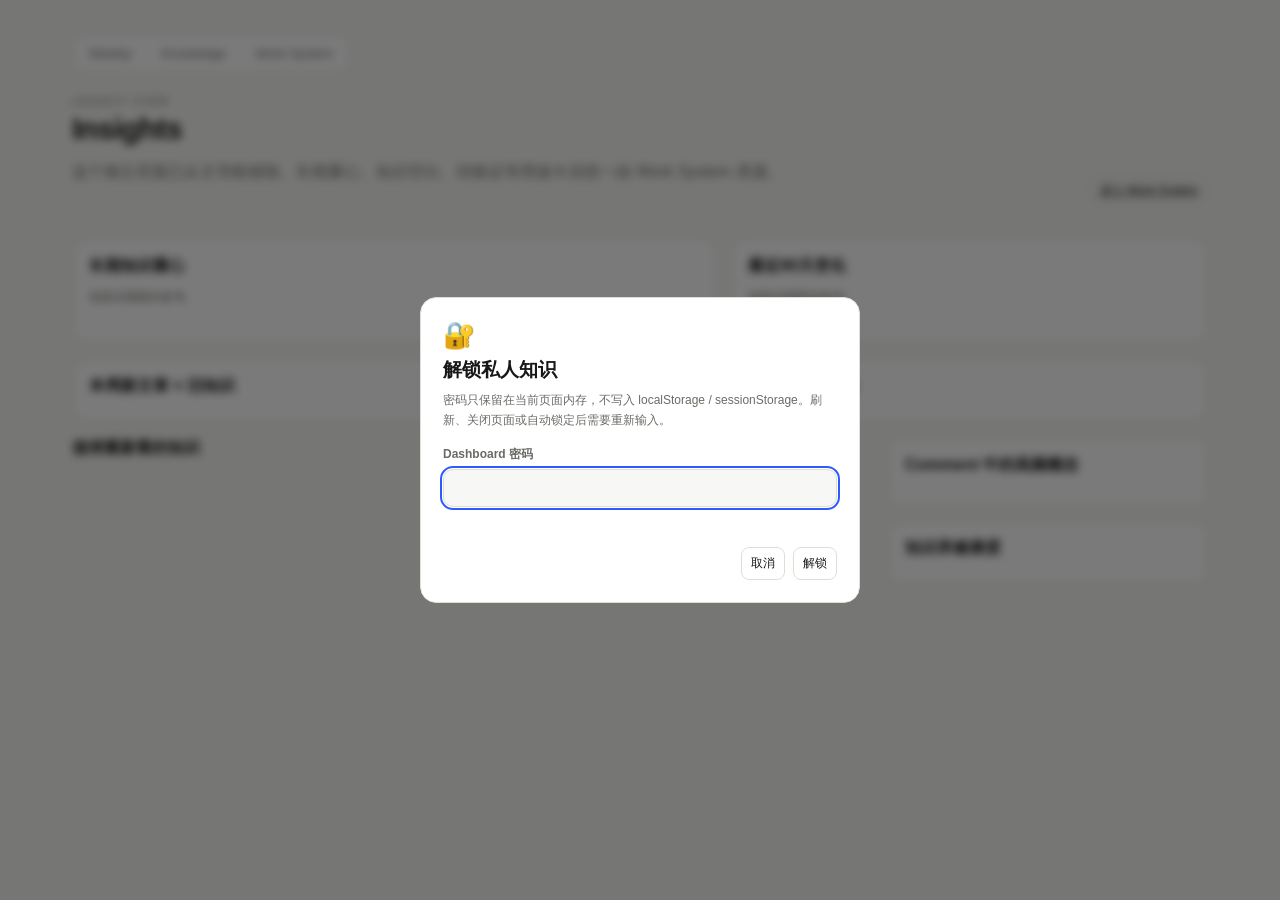
<file: insights.html>
<!doctype html>
<html lang="zh-CN">
<head>
  <meta charset="utf-8"><meta name="viewport" content="width=device-width, initial-scale=1"><meta name="color-scheme" content="light dark"><meta name="robots" content="noindex,nofollow,noarchive,nosnippet,noimageindex"><meta name="googlebot" content="noindex,nofollow,noarchive,nosnippet,noimageindex"><meta name="bingbot" content="noindex,nofollow,noarchive,nosnippet,noimageindex"><meta name="referrer" content="no-referrer"><meta http-equiv="Content-Security-Policy" content="default-src 'self'; script-src 'self'; style-src 'self' 'unsafe-inline'; img-src 'self' data:; connect-src 'self'; object-src 'none'; base-uri 'none'; form-action 'none'; frame-src 'none'; media-src 'none'">
  <title>Insights · Legacy View</title><link rel="stylesheet" href="styles.css"><link rel="stylesheet" href="knowledge.css"><link rel="stylesheet" href="enhancements.css">
</head>
<body><main class="shell">
<nav class="main-nav" aria-label="Dashboard navigation"><a href="index.html">Weekly</a><a href="knowledge.html">Knowledge</a><a href="work-system.html">Work System</a></nav>
<header class="topbar"><div><div class="eyebrow">LEGACY VIEW</div><h1>Insights</h1><p class="muted">这个独立页面已从主导航移除。长期重心、知识空白、待验证等用途今后统一由 Work System 承接。</p></div><div class="right"><a class="btn" href="work-system.html">进入 Work System</a></div></header>
<section class="metrics" id="insightMetrics"></section>
<div class="knowledge-grid"><section class="card"><div class="section-head slim"><div><h2>长期知识重心</h2><p class="muted small">保留旧视图供参考。</p></div></div><div id="longTermTopics" class="rank-list"></div></section><section class="card"><div class="section-head slim"><div><h2>最近90天变化</h2><p class="muted small">保留旧视图供参考。</p></div></div><div id="recentShift" class="rank-list"></div></section></div>
<div class="knowledge-grid"><section class="card"><div class="section-head slim"><div><h2>本周新文章 × 旧知识</h2></div></div><div id="weeklyConnections" class="connection-list"></div></section><section class="card"><div class="section-head slim"><div><h2>知识空白 / 机会</h2></div></div><div id="knowledgeGaps" class="insight-list"></div></section></div>
<div class="layout knowledge-layout"><section><div class="section-head"><div><h2>值得重新看的知识</h2></div></div><div id="reviewCandidates" class="article-list"></div></section><aside class="side"><section class="card"><h2>Comment 中的高频概念</h2><div id="commentConcepts" class="topic-cloud"></div></section><section class="card"><h2>知识库健康度</h2><div id="knowledgeHealth" class="insight-list"></div></section></aside></div>
</main><script src="private-knowledge.js"></script><script src="insights.js?v=20260912-38"></script><script src="insights-unlock.js"></script></body></html>
</file>
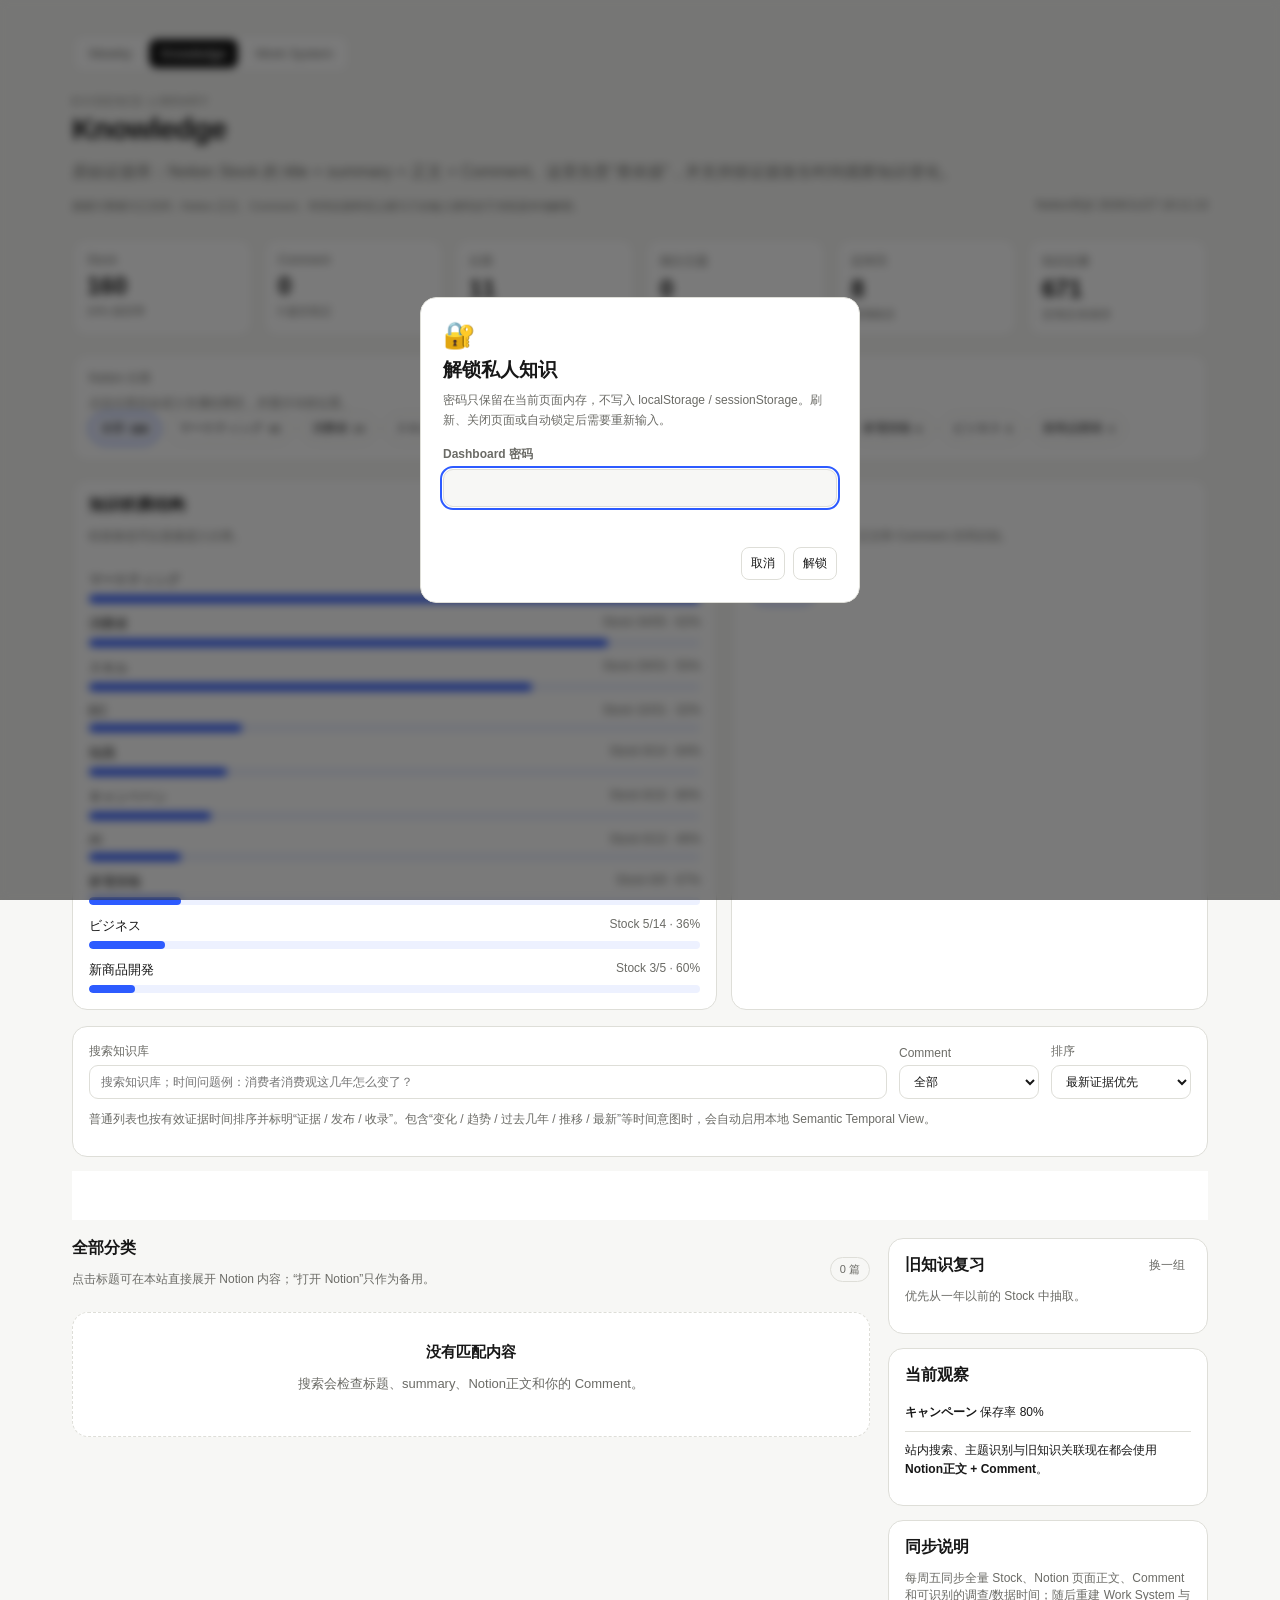
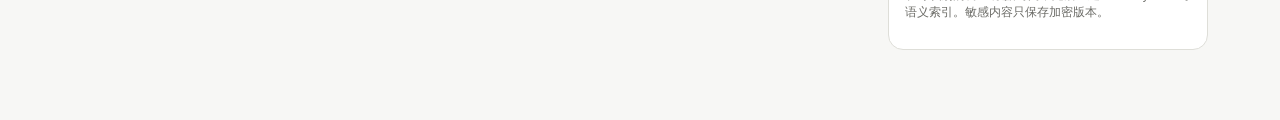
<file: knowledge.html>
<!doctype html>
<html lang="zh-CN">
<head>
  <meta charset="utf-8">
  <meta name="viewport" content="width=device-width, initial-scale=1">
  <meta name="color-scheme" content="light dark">
  <meta name="robots" content="noindex,nofollow,noarchive,nosnippet,noimageindex">
  <meta name="googlebot" content="noindex,nofollow,noarchive,nosnippet,noimageindex">
  <meta name="bingbot" content="noindex,nofollow,noarchive,nosnippet,noimageindex">
  <meta name="referrer" content="no-referrer">
  <meta http-equiv="Content-Security-Policy" content="default-src 'self'; script-src 'self'; style-src 'self' 'unsafe-inline'; img-src 'self' data:; connect-src 'self' https://huggingface.co https://*.huggingface.co https://*.hf.co https://*.xethub.hf.co https://cdn.jsdelivr.net; worker-src 'self' blob:; object-src 'none'; base-uri 'none'; form-action 'none'; frame-src 'none'; media-src 'none'">
  <title>Knowledge Dashboard</title>
  <link rel="stylesheet" href="styles.css">
  <link rel="stylesheet" href="knowledge.css">
  <link rel="stylesheet" href="enhancements.css">
</head>
<body>
  <main class="shell">
    <nav class="main-nav" aria-label="Dashboard navigation"><a href="index.html">Weekly</a><a class="active" href="knowledge.html">Knowledge</a><a href="work-system.html">Work System</a></nav>
    <header class="topbar"><div><div class="eyebrow">EVIDENCE LIBRARY</div><h1>Knowledge</h1><p class="muted">原始证据库：Notion Stock 的 title + summary + 正文 + Comment。这里负责“查依据”，并支持按证据发生时间观察知识变化。</p><div class="privacy-note">搜索引擎索引已关闭；Notion 正文、Comment、时间证据和语义索引只在输入密码后于浏览器本地解密。</div></div><div class="right"><div id="knowledgeUpdated" class="muted small">读取中…</div></div></header>

    <section class="metrics" id="knowledgeMetrics"></section>
    <section class="card category-filter-block"><div class="category-filter-title">Notion 分类</div><div class="muted small">点击分类后会进入专属结果区，并显示当前位置。</div><div id="knowledgeCategoryTags" class="category-tag-list"></div></section>

    <div class="knowledge-grid">
      <section class="card"><div class="section-head slim"><div><h2>知识积累结构</h2><p class="muted small">柱状条也可以直接进入分类。</p></div></div><div id="categoryBars" class="category-bars"></div></section>
      <section class="card"><div class="section-head slim"><div><h2>细分知识主题</h2><p class="muted small">由标题、summary、正文和 Comment 共同识别。</p></div></div><div id="topicCloud" class="topic-cloud"></div></section>
    </div>

    <section class="card knowledge-toolbar"><div class="knowledge-toolbar-row"><label class="search-label">搜索知识库<input id="knowledgeSearch" class="search-input" type="search" placeholder="搜索知识；时间问题例：消费者消费观这几年怎么变了？"></label><label>Comment<select id="knowledgeCommentFilter"><option value="all">全部</option><option value="with">只看有 Comment</option><option value="without">没有 Comment</option></select></label><label>排序<select id="knowledgeSort"><option value="newest">最新证据优先</option><option value="oldest">最早证据优先</option><option value="comments">Comment最多</option></select></label></div><p class="muted small">普通列表也按有效证据时间排序并标明“证据 / 发布 / 收录”。包含“变化 / 趋势 / 过去几年 / 推移 / 最新”等时间意图时，会自动启用本地 Semantic Temporal View。</p></section>

    <div id="knowledgeResultsAnchor" class="results-anchor"></div>
    <section id="knowledgeFilterContext" class="knowledge-filter-context"><div><span class="muted small">当前位置</span><strong id="knowledgeFilterLabel">全部分类</strong><span id="knowledgeFilterCount" class="pill">0 篇</span></div><button id="clearKnowledgeFilter" class="text-btn hidden" type="button">返回全部</button></section>

    <div class="layout knowledge-layout">
      <section><div class="section-head"><div><h2 id="knowledgeActiveCategory">全部分类</h2><p class="muted small">点击标题可在本站直接展开 Notion 内容；“打开 Notion”只作为备用。</p></div><div id="knowledgeCount" class="pill">0 篇</div></div><div id="knowledgeList" class="article-list"></div><button id="loadMoreKnowledge" class="btn load-more hidden" type="button">再显示30篇</button></section>
      <aside class="side"><section class="card"><div class="section-head slim"><h2>旧知识复习</h2><button id="shuffleResurface" class="text-btn" type="button">换一组</button></div><p class="muted small">优先从一年以前的 Stock 中抽取。</p><div id="resurfaceList" class="resurface-list"></div></section><section class="card"><h2>当前观察</h2><div id="knowledgeInsights" class="insight-list"></div></section><section class="card"><h2>同步说明</h2><p class="muted small">每周五同步全量 Stock、Notion 页面正文、Comment 和可识别的调查/数据时间；随后重建 Work System 与语义索引。敏感内容只保存加密版本。</p></section></aside>
    </div>
  </main>
  <script src="private-knowledge.js"></script>
  <script src="knowledge.js?v=20260912-38"></script>
  <script src="knowledge-unlock.js"></script>
  <script src="knowledge-deeplink.js"></script>
  <script src="knowledge-temporal-v7.js?v=7"></script>
  <script src="knowledge-temporal-list-v7.js?v=7"></script>
</body>
</html>
</file>
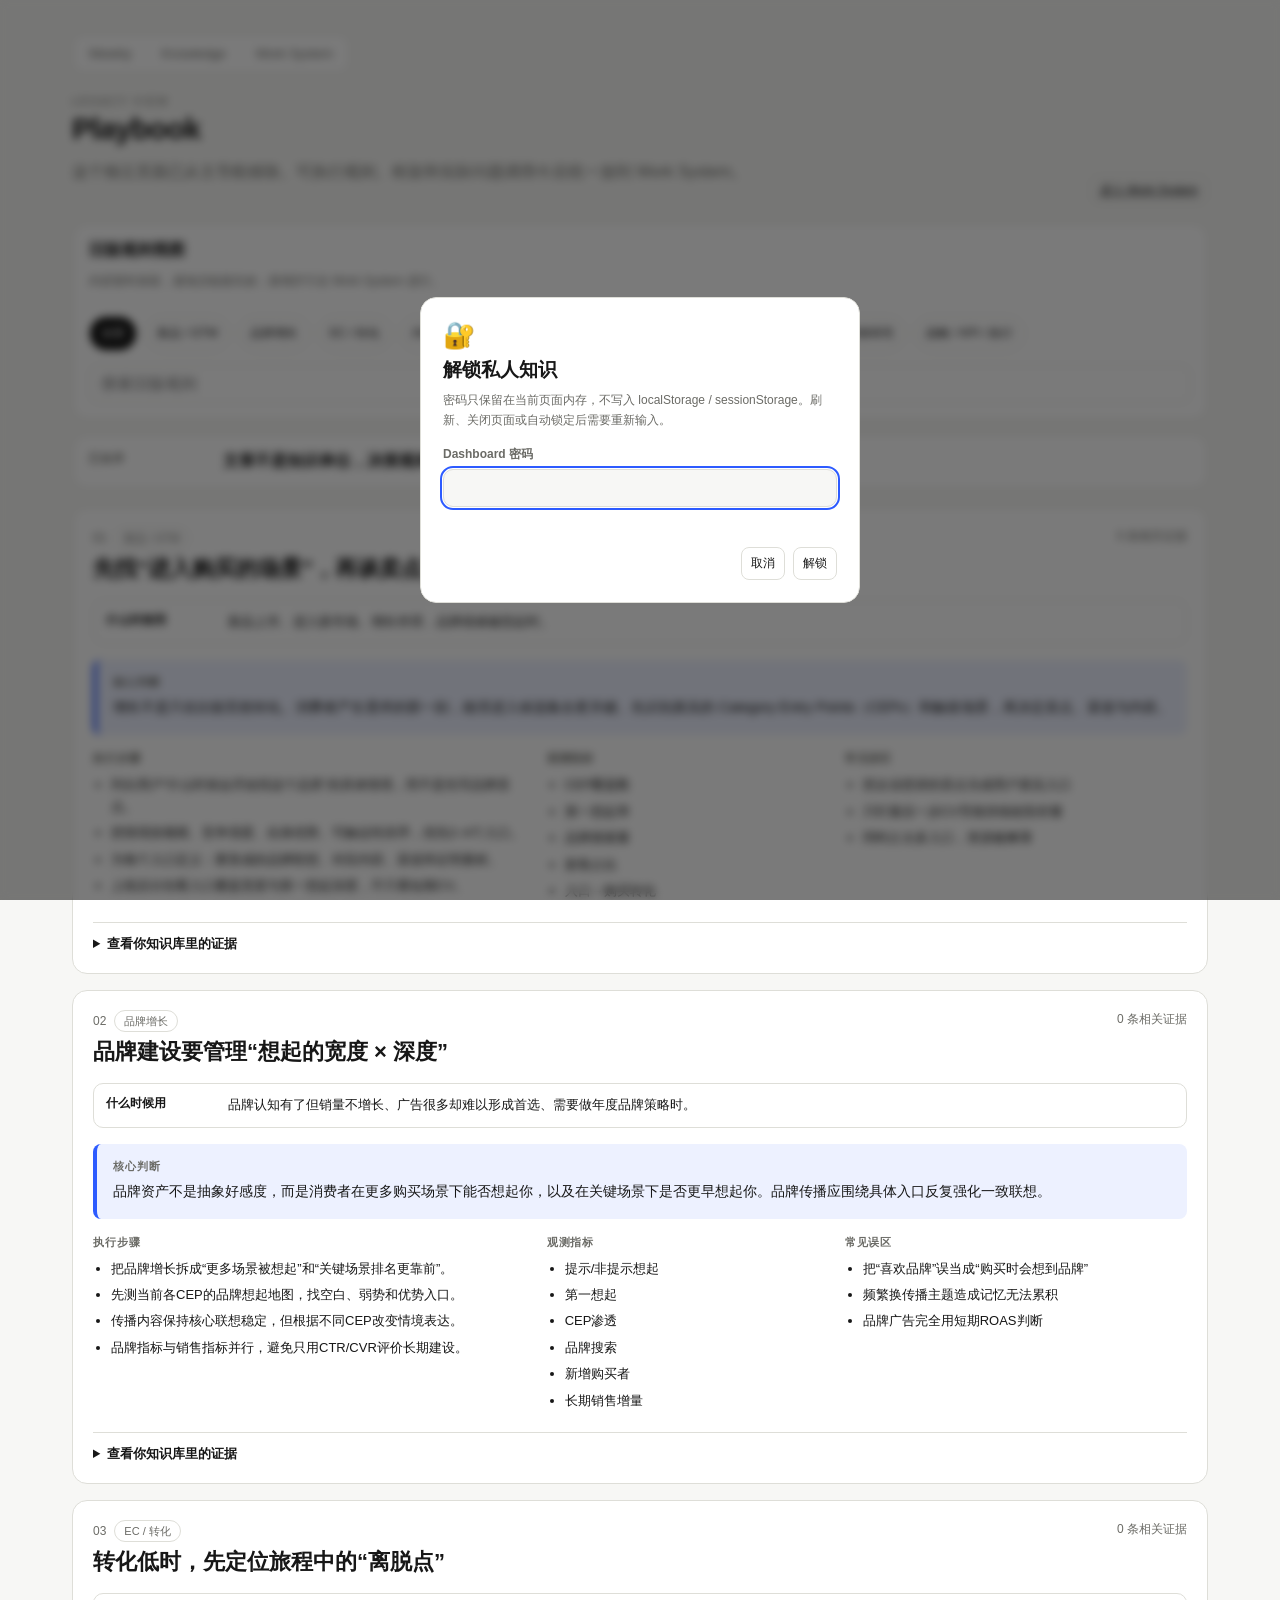
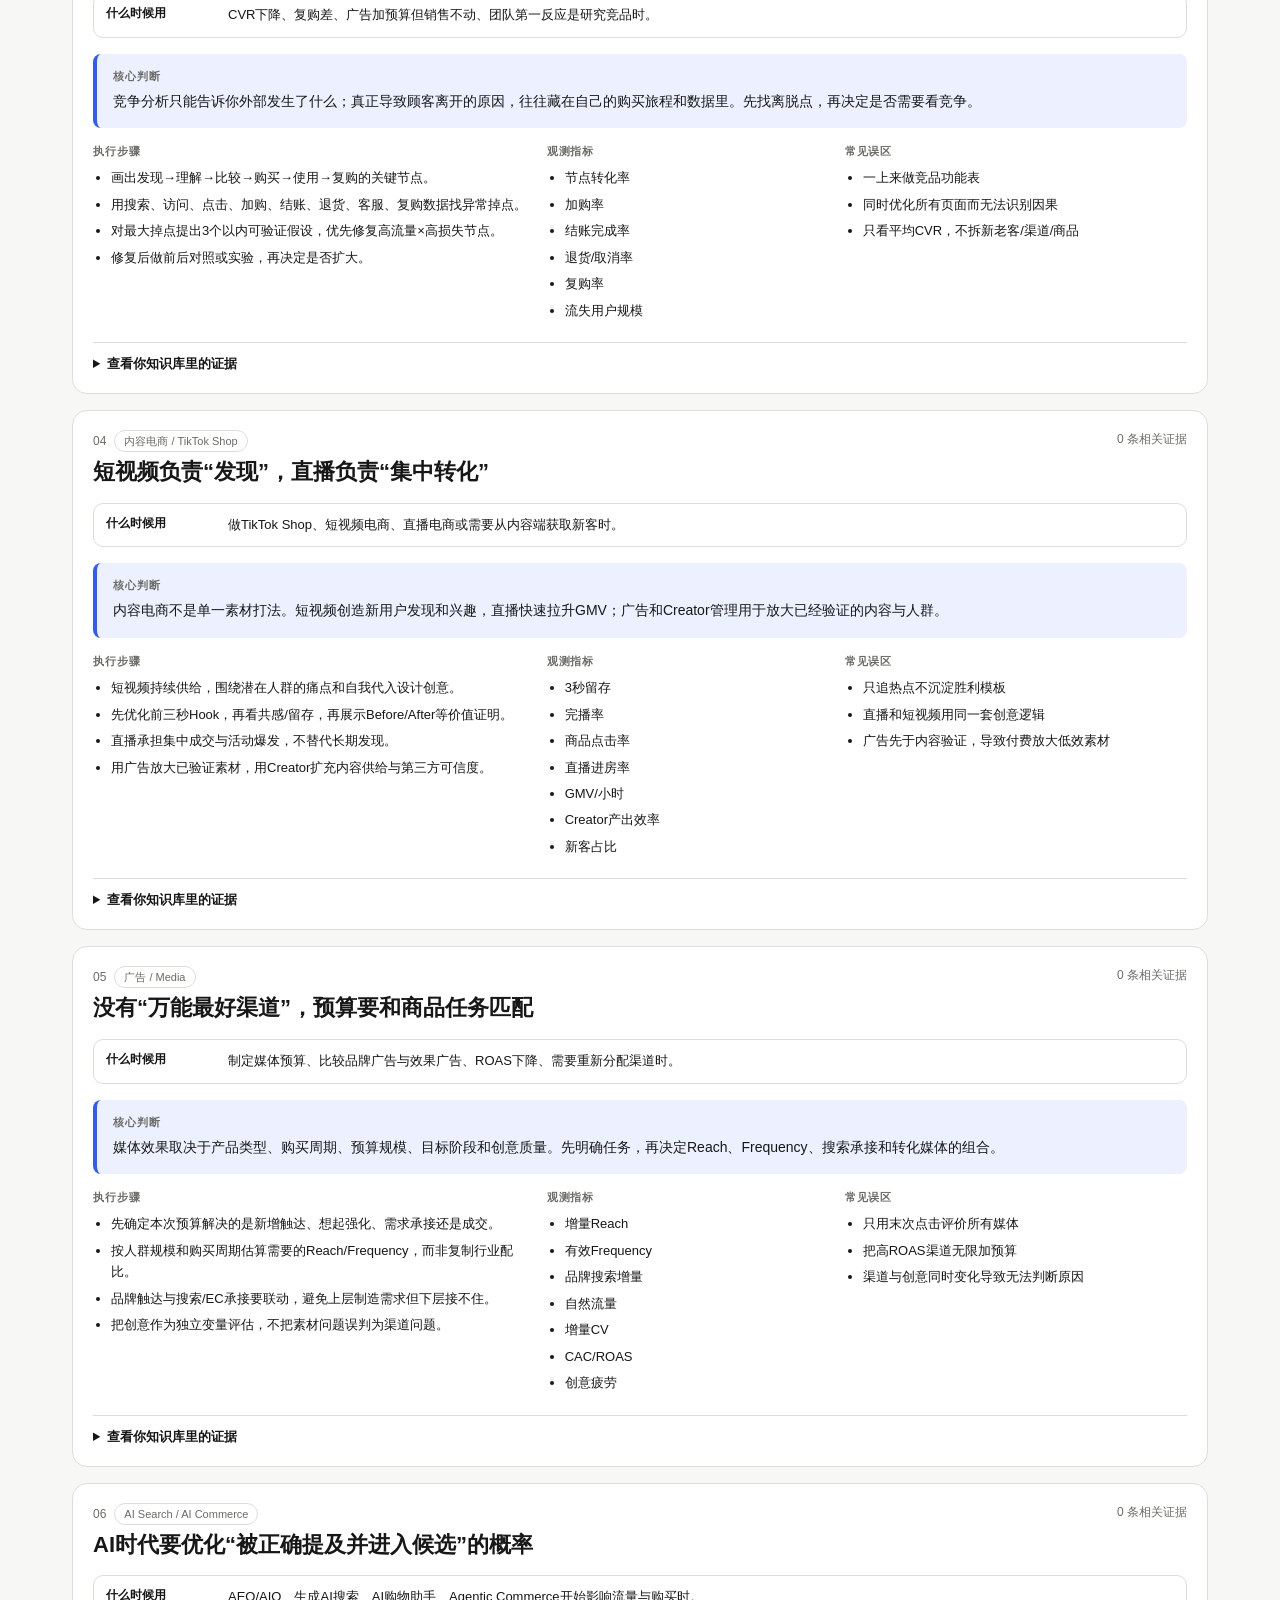
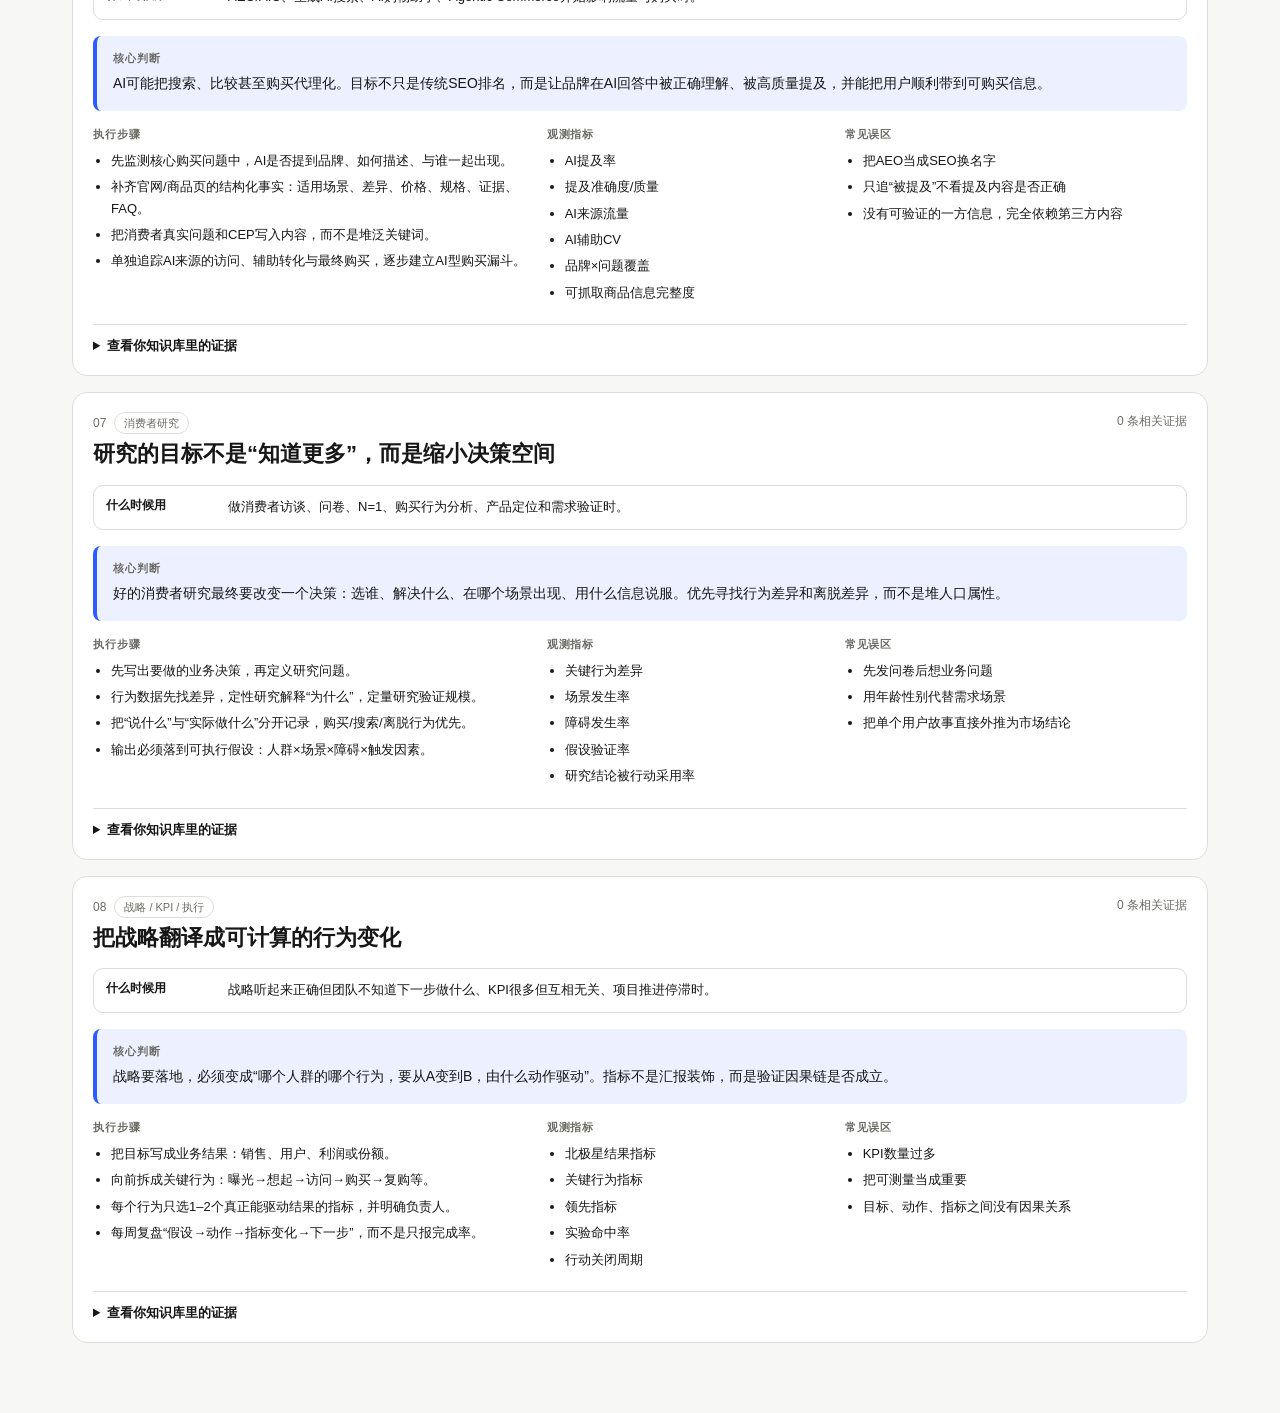
<file: playbook.html>
<!doctype html>
<html lang="zh-CN">
<head>
  <meta charset="utf-8"><meta name="viewport" content="width=device-width, initial-scale=1"><meta name="color-scheme" content="light dark"><meta name="robots" content="noindex,nofollow,noarchive,nosnippet,noimageindex"><meta name="googlebot" content="noindex,nofollow,noarchive,nosnippet,noimageindex"><meta name="bingbot" content="noindex,nofollow,noarchive,nosnippet,noimageindex"><meta name="referrer" content="no-referrer"><meta http-equiv="Content-Security-Policy" content="default-src 'self'; script-src 'self'; style-src 'self' 'unsafe-inline'; img-src 'self' data:; connect-src 'self'; object-src 'none'; base-uri 'none'; form-action 'none'; frame-src 'none'; media-src 'none'">
  <title>Playbook · Legacy View</title><link rel="stylesheet" href="styles.css"><link rel="stylesheet" href="knowledge.css"><link rel="stylesheet" href="enhancements.css"><link rel="stylesheet" href="playbook.css">
</head>
<body><main class="shell">
<nav class="main-nav" aria-label="Dashboard navigation"><a href="index.html">Weekly</a><a href="knowledge.html">Knowledge</a><a href="work-system.html">Work System</a></nav>
<header class="topbar"><div><div class="eyebrow">LEGACY VIEW</div><h1>Playbook</h1><p class="muted">这个独立页面已从主导航移除。可执行规则、框架和实际问题调用今后统一放到 Work System。</p></div><div class="right"><a class="btn" href="work-system.html">进入 Work System</a></div></header>
<section class="card playbook-search-block"><div class="playbook-search-head"><div><h2>旧版规则视图</h2><p class="muted small">内容暂时保留，避免旧链接失效；新维护只在 Work System 进行。</p></div></div><div id="scenarioChips" class="scenario-chips"></div><input id="playbookSearch" class="search-input" type="search" placeholder="搜索旧版规则"></section>
<section class="playbook-principle card"><div class="playbook-principle-label">已合并</div><div><b>文章不是知识单位，决策规则才是。</b><span class="muted"> 这部分职责现在由 My Work System 统一承担。</span></div></section><div id="playbookList" class="playbook-list"></div>
</main><script src="private-knowledge.js"></script><script src="playbook.js"></script></body></html>
</file>
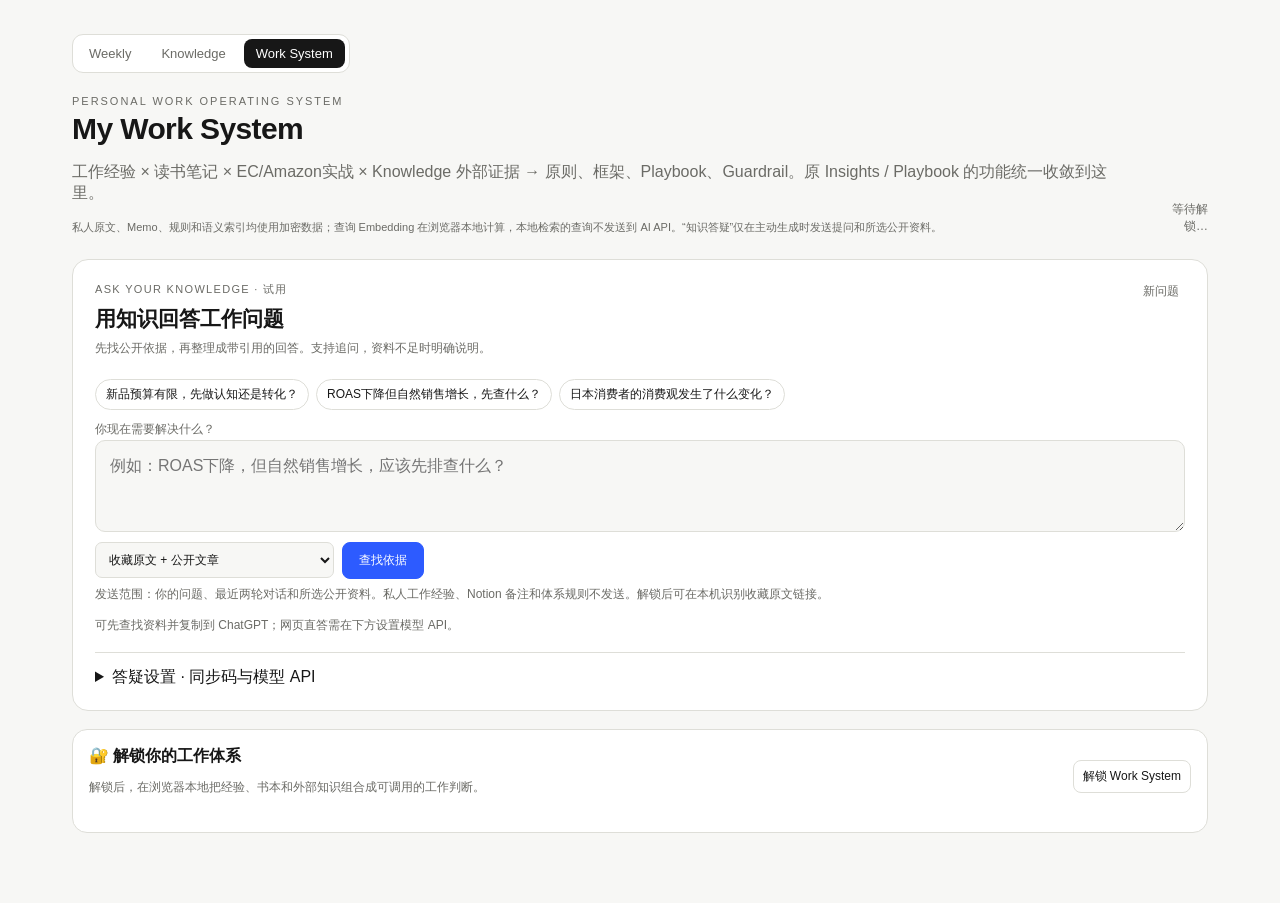
<file: work-system.html>
<!doctype html>
<html lang="zh-CN">
<head>
  <meta charset="utf-8">
  <meta name="viewport" content="width=device-width, initial-scale=1">
  <meta name="color-scheme" content="light dark">
  <meta name="robots" content="noindex,nofollow,noarchive,nosnippet,noimageindex">
  <meta name="googlebot" content="noindex,nofollow,noarchive,nosnippet,noimageindex">
  <meta name="bingbot" content="noindex,nofollow,noarchive,nosnippet,noimageindex">
  <meta name="referrer" content="no-referrer">
  <meta http-equiv="Content-Security-Policy" content="default-src 'self'; script-src 'self'; style-src 'self' 'unsafe-inline'; img-src 'self' data:; connect-src 'self' https://cjcnjcblipqsyzxvlbus.supabase.co https://huggingface.co https://*.huggingface.co https://*.hf.co https://*.xethub.hf.co https://cdn.jsdelivr.net; worker-src 'self' blob:; object-src 'none'; base-uri 'none'; form-action 'none'; frame-src 'none'; media-src 'none'">
  <title>My Work System</title>
  <link rel="stylesheet" href="styles.css">
  <link rel="stylesheet" href="knowledge.css">
  <link rel="stylesheet" href="enhancements.css">
  <link rel="stylesheet" href="playbook.css">
  <link rel="stylesheet" href="work-system-enhanced.css">
  <link rel="stylesheet" href="work-system-qa.css?v=20261103-1">
</head>
<body>
  <main class="shell">
    <nav class="main-nav" aria-label="Dashboard navigation"><a href="index.html">Weekly</a><a href="knowledge.html">Knowledge</a><a class="active" href="work-system.html">Work System</a></nav>
    <header class="topbar"><div><div class="eyebrow">PERSONAL WORK OPERATING SYSTEM</div><h1>My Work System</h1><p class="muted">工作经验 × 读书笔记 × EC/Amazon实战 × Knowledge 外部证据 → 原则、框架、Playbook、Guardrail。原 Insights / Playbook 的功能统一收敛到这里。</p><div class="privacy-note">私人原文、Memo、规则和语义索引均使用加密数据；查询 Embedding 在浏览器本地计算，本地检索的查询不发送到 AI API。“知识答疑”仅在主动生成时发送提问和所选公开资料。</div></div><div class="right"><div id="workSystemStatus" class="muted small">等待解锁…</div><button id="lockWorkSystem" class="text-btn hidden" type="button">立即锁定</button></div></header>

    <section id="workSystemGate" class="card">
      <div class="section-head slim"><div><h2>🔐 解锁你的工作体系</h2><p class="muted small">解锁后，在浏览器本地把经验、书本和外部知识组合成可调用的工作判断。</p></div><button id="unlockWorkSystem" class="btn" type="button">解锁 Work System</button></div>
    </section>

    <section id="workSystemContent" class="hidden">
      <section class="card system-command">
        <div class="section-head slim"><div><h2>我现在需要解决什么？</h2><p class="muted small">直接输入完整问题。系统综合真实工作场景、文章含义、跨领域支撑关系、本地多语言 Embedding 和时间有效性；问“最新”会偏重当前证据，问“变化”会保留跨年份证据。</p></div></div>
        <input id="playbookSearch" class="search-input system-query" type="search" placeholder="例如：消费者消费观这几年怎么变了？ / 新品知名度低预算有限怎么Launch？ / ROAS下降但自然销售增加怎么办？">
        <div id="queryIntentHint" class="query-intent-hint hidden" aria-live="polite"></div>
        <div class="system-mode segmented" role="tablist">
          <button class="segment-btn active" type="button" data-system-mode="invoke">按问题调用</button>
          <button class="segment-btn" type="button" data-system-mode="map">体系地图</button>
          <button class="segment-btn" type="button" data-system-mode="verify">待验证</button>
        </div>
        <div id="scenarioChips" class="scenario-chips"></div>
      </section>

      <section id="systemMap" class="card hidden"></section>

      <section id="systemResults" class="system-results">
        <div id="systemResultsBar" class="system-results-bar"><div><b>可调用知识</b><span>按问题含义、真实工作场景、内容证据、时间有效性和语义向量综合排序</span></div></div>
        <div id="playbookList" class="playbook-list"></div>
      </section>

      <section class="playbook-principle card"><div class="playbook-principle-label">体系原则</div><div><b>知识不是“记住过的内容”，而是有适用条件、有证据、能执行、能被后续经验修正的判断。</b><span class="muted"> 重复内容只增加证据；新边界修正规则；反例保留冲突；没有经过实践或多来源支持的内容保持为 Hypothesis。</span></div></section>

      <section class="metrics" id="workSystemMetrics"></section>

      <section class="card source-layer-card"><div class="section-head slim"><div><h2>知识来源层</h2><p class="muted small">经验约束现实做法；书本解释机制；实战手册提供操作细节；Knowledge持续验证、补充与反驳。</p></div></div><div id="workSystemSources" class="source-layer-grid"></div></section>

      <section id="systemHealth" class="card system-health"></section>
    </section>
  </main>
  <script src="private-knowledge.js"></script>
  <script src="work-system.js?v=20260912-38"></script>
  <script src="work-system-enhanced.js"></script>
  <script src="work-system-intent-v3.js"></script>
  <script src="work-system-v3-context-lock.js"></script>
  <script src="work-system-precision-v4.js"></script>
  <script src="work-system-semantic-v5.js"></script>
  <script src="work-system-vector-v6.js?v=6"></script>
  <script src="work-system-temporal-v7.js?v=7"></script>
  <script src="work-system-qa-core.js?v=20261103-openai"></script>
  <script src="work-system-qa.js?v=20261103-answer-button"></script>
</body>
</html>
</file>
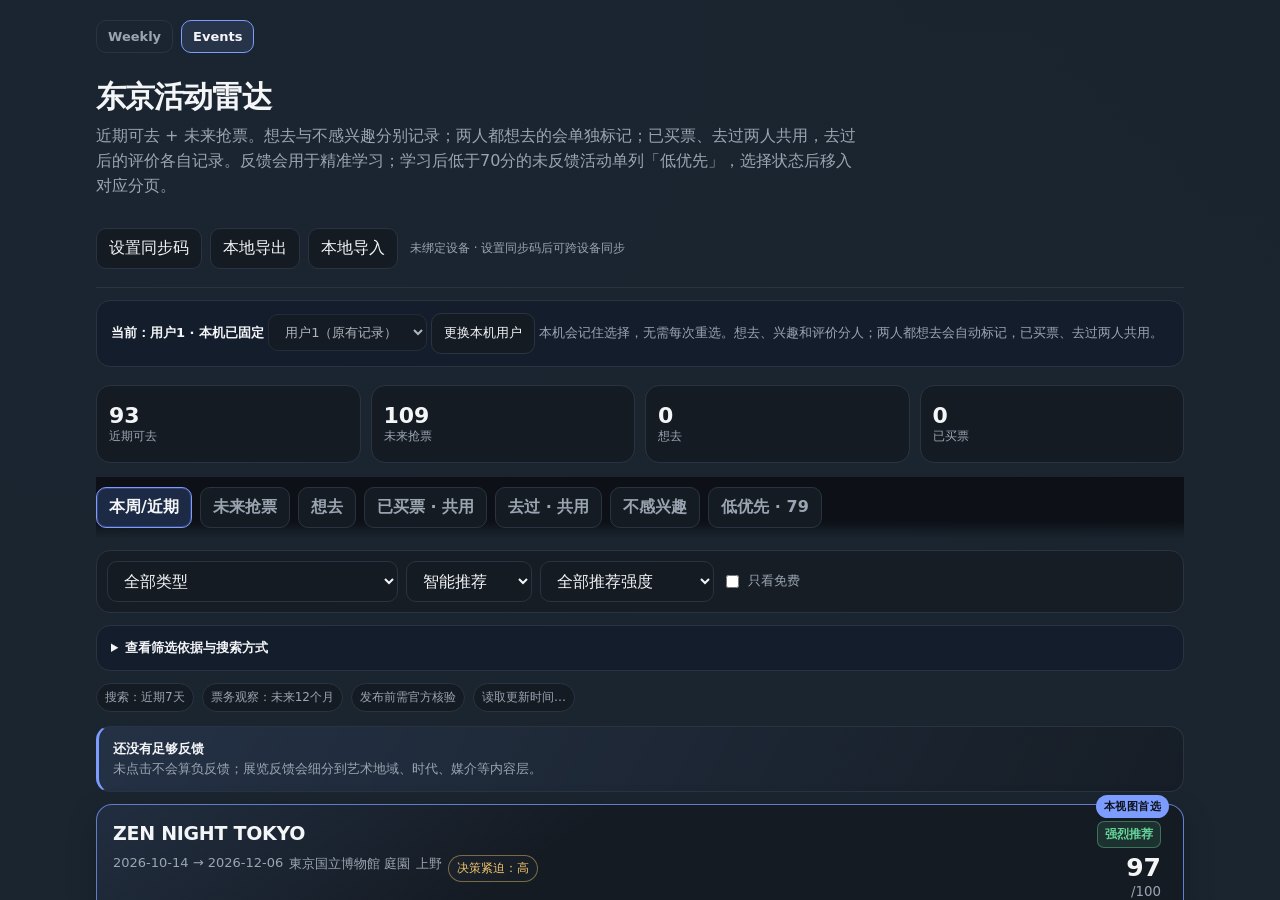
<file: events/index-working.html>
<!doctype html><html lang="zh-CN"><head><meta charset="utf-8"><meta name="robots" content="noindex,nofollow"><meta http-equiv="refresh" content="0; url=./"><title>东京活动雷达</title></head><body><p><a href="./">打开东京活动雷达</a></p></body></html>
</file>
<file: styles.css>
:root{
  --bg:#f7f7f5; --panel:#ffffff; --text:#171717; --muted:#6b6b66; --border:#deded8;
  --accent:#2d5bff; --accent-soft:#edf1ff; --good:#1d7a46; --warn:#9a6512; --danger:#a13b34;
  --s:#171717; --a:#2d5bff; --b:#777; --c:#aaa;
}
@media (prefers-color-scheme:dark){
  :root{--bg:#111210;--panel:#191a18;--text:#f1f1ed;--muted:#a5a59d;--border:#363732;--accent:#8ca6ff;--accent-soft:#242a3c;--good:#6dcc91;--warn:#d5a957;--danger:#e38a82;--s:#f1f1ed;--a:#8ca6ff;--b:#aaa;--c:#777;}
}
*{box-sizing:border-box}html,body{max-width:100%;overflow-x:hidden}body{margin:0;background:var(--bg);color:var(--text);font-family:Inter,-apple-system,BlinkMacSystemFont,"Segoe UI","Noto Sans SC","Noto Sans JP",sans-serif}
a{color:inherit}.shell{max-width:1180px;margin:0 auto;padding:34px 22px 70px}.topbar{display:flex;justify-content:space-between;gap:24px;align-items:flex-end;margin-bottom:24px}
h1{font-size:30px;letter-spacing:-.02em;margin:5px 0 5px}h2{font-size:16px;margin:0}h3{font-size:15px;margin:0}.eyebrow{font-size:11px;letter-spacing:.18em;color:var(--muted)}
.muted{color:var(--muted)}.small{font-size:12px}.right{text-align:right}.hidden{display:none!important}
.metrics{display:grid;grid-template-columns:repeat(6,1fr);gap:10px;margin-bottom:16px}.metric{background:var(--panel);border:1px solid var(--border);border-radius:14px;padding:14px}.metric-label{color:var(--muted);font-size:12px}.metric-value{font-size:24px;font-weight:650;margin-top:5px}.metric-sub{color:var(--muted);font-size:11px;margin-top:4px}
.card{background:var(--panel);border:1px solid var(--border);border-radius:15px;padding:16px}.toolbar{display:flex;justify-content:space-between;gap:16px;align-items:end;margin:16px 0 22px}.toolbar-group{display:flex;flex-wrap:wrap;gap:10px}.toolbar-group.compact{align-items:center}label{font-size:12px;color:var(--muted);display:grid;gap:5px}select{min-width:140px;background:var(--panel);color:var(--text);border:1px solid var(--border);border-radius:9px;padding:8px 10px;font:inherit}.check{display:flex;align-items:center;gap:7px;color:var(--text)}
.layout{display:grid;grid-template-columns:minmax(0,1fr) 310px;gap:18px;min-width:0}.layout>section,.article-list,.article{min-width:0}.side{display:flex;flex-direction:column;gap:14px}.section-head{display:flex;justify-content:space-between;align-items:center;margin:0 0 12px}.section-head.slim{margin-bottom:8px}.pill{border:1px solid var(--border);border-radius:999px;padding:4px 9px;font-size:11px;color:var(--muted)}
.article-list{display:flex;flex-direction:column;gap:12px}.article{background:var(--panel);border:1px solid var(--border);border-radius:16px;padding:17px;overflow:hidden}.article-top{display:flex;justify-content:space-between;gap:12px}.meta{display:flex;flex-wrap:wrap;gap:7px;align-items:center;min-width:0}.grade{font-size:11px;font-weight:700;border:1px solid currentColor;border-radius:6px;padding:2px 6px}.grade-S{color:var(--s)}.grade-A{color:var(--a)}.grade-B{color:var(--b)}.grade-C{color:var(--c)}
.article-title{display:block;max-width:100%;font-size:17px;font-weight:650;line-height:1.45;margin:10px 0 8px;text-decoration:none;overflow-wrap:anywhere;word-break:break-word}.article-title:hover{text-decoration:underline}.why{font-size:13px;line-height:1.65;margin:9px 0;overflow-wrap:anywhere}.scores{display:flex;gap:14px;flex-wrap:wrap;font-size:12px;color:var(--muted)}.score b{color:var(--text)}
.tags{display:flex;flex-wrap:wrap;gap:6px;margin-top:10px}.tag{font-size:11px;background:var(--accent-soft);border-radius:999px;padding:4px 8px;max-width:100%;overflow-wrap:anywhere}
.controls{display:flex;flex-wrap:wrap;gap:7px;margin-top:13px;padding-top:12px;border-top:1px solid var(--border);min-width:0}button{font:inherit}.btn{border:1px solid var(--border);background:transparent;color:var(--text);border-radius:8px;padding:7px 9px;font-size:12px;cursor:pointer;max-width:100%}.btn:hover{border-color:var(--accent)}.btn.active{background:var(--accent);border-color:var(--accent);color:#fff}.btn.feedback-active{background:var(--accent-soft);border-color:var(--accent);color:var(--text)}
.text-btn{border:0;background:transparent;color:var(--muted);cursor:pointer;font-size:12px}.text-btn:hover{color:var(--text)}
.feedback-label{width:100%;font-size:11px;color:var(--muted);margin-top:2px}.prefs{display:flex;flex-direction:column;gap:7px;margin-top:12px}.pref-row{display:flex;justify-content:space-between;gap:8px;font-size:12px;padding:6px 0;border-top:1px solid var(--border)}.pref-row:first-child{border-top:0}.weight.pos{color:var(--good)}.weight.neg{color:var(--danger)}
.coverage-list{display:flex;flex-direction:column;gap:7px;margin-top:10px}.coverage-item{font-size:12px;display:grid;grid-template-columns:1fr auto;gap:8px;padding-top:7px;border-top:1px solid var(--border)}.coverage-item:first-child{border-top:0}.status-ok{color:var(--good)}.status-fail{color:var(--danger)}.status-pending{color:var(--muted)}
.logic{margin:10px 0 0;padding-left:18px;color:var(--muted);font-size:12px;line-height:1.7}.callout{border-radius:13px;padding:12px 14px;font-size:13px;border:1px solid var(--border)}.warning{color:var(--warn);background:color-mix(in srgb,var(--warn) 8%,transparent)}
.empty{background:var(--panel);border:1px dashed var(--border);border-radius:16px;padding:30px;text-align:center}.empty p{font-size:13px;color:var(--muted)}
.source-note{font-size:11px;color:var(--muted);margin-top:7px}
@media(max-width:900px){.metrics{grid-template-columns:repeat(3,1fr)}.layout{grid-template-columns:1fr}.side{display:grid;grid-template-columns:repeat(2,1fr)}}
@media(max-width:620px){.shell{width:100%;padding:18px 12px 48px}.topbar{display:block}.right{text-align:left;margin-top:10px}.metrics{grid-template-columns:repeat(2,minmax(0,1fr))}.toolbar{display:block}.toolbar-group{margin-bottom:10px}.toolbar-group label{width:100%}select{width:100%;min-width:0}.side{display:block}.side .card{margin-top:12px}.article-top{display:block}.article{padding:14px;border-radius:14px}.article-title{font-size:16px;line-height:1.42}.why{font-size:12px;line-height:1.6}.scores{gap:7px 12px}.controls{gap:6px}.controls>.btn{flex:0 1 auto;padding:8px 10px}.feedback-reasons{width:100%;max-width:100%}.reason-chip{max-width:100%}.section-head{min-width:0}.section-head>div{min-width:0}}
</file>
<file: knowledge.css>
.main-nav{display:flex;gap:6px;margin-bottom:22px;padding:4px;width:max-content;border:1px solid var(--border);border-radius:11px;background:var(--panel)}
.main-nav a{font-size:13px;text-decoration:none;color:var(--muted);padding:7px 12px;border-radius:8px}.main-nav a.active{background:var(--text);color:var(--panel)}
.knowledge-grid{display:grid;grid-template-columns:1.15fr .85fr;gap:14px;margin:16px 0}
.category-bars{display:flex;flex-direction:column;gap:12px;margin-top:14px}.category-row{width:100%;text-align:left}.category-row.selected{outline:2px solid var(--accent);outline-offset:2px}.category-row-head{display:flex;justify-content:space-between;gap:12px;font-size:13px}.bar-track{height:8px;background:var(--accent-soft);border-radius:999px;overflow:hidden;margin-top:6px}.bar-fill{height:100%;background:var(--accent);border-radius:999px}
.topic-cloud{display:flex;flex-wrap:wrap;gap:8px;margin-top:14px}.topic-pill{display:inline-flex;gap:6px;align-items:center;padding:7px 10px;border:1px solid var(--border);border-radius:999px;font-size:12px}.topic-pill.active{border-color:var(--accent);box-shadow:0 0 0 2px var(--accent-soft)}.topic-pill b{color:var(--accent)}
.knowledge-toolbar{margin:0 0 14px}.knowledge-toolbar-row{display:flex;gap:12px;align-items:end}.search-label{flex:1}.search-input{width:100%;background:var(--panel);color:var(--text);border:1px solid var(--border);border-radius:9px;padding:9px 11px;font:inherit}
.results-anchor{scroll-margin-top:16px}.knowledge-filter-context{position:sticky;top:10px;z-index:6;display:flex;justify-content:space-between;align-items:center;gap:12px;margin:0 0 18px;padding:11px 14px;border:1px solid var(--border);border-radius:12px;background:color-mix(in srgb,var(--panel) 94%,transparent);backdrop-filter:blur(12px);transition:.25s}.knowledge-filter-context>div{display:flex;align-items:center;gap:10px;flex-wrap:wrap}.knowledge-filter-context strong{font-size:15px}.knowledge-filter-context.focus-flash{box-shadow:0 0 0 3px var(--accent-soft);border-color:var(--accent)}
.knowledge-layout{grid-template-columns:minmax(0,1fr) 320px}.knowledge-article{position:relative;padding-left:48px}.knowledge-index{position:absolute;left:16px;top:17px;color:var(--muted);font-size:11px;font-variant-numeric:tabular-nums}.knowledge-reader{margin-top:6px}.knowledge-title-button{cursor:pointer;list-style:none}.knowledge-title-button::-webkit-details-marker{display:none}.knowledge-title-button::after{content:'＋';float:right;color:var(--muted);font-weight:400}.knowledge-reader[open]>.knowledge-title-button::after{content:'−'}.knowledge-summary{margin:10px 0;padding:10px 12px;background:var(--accent-soft);border-radius:10px;font-size:13px;line-height:1.65}.comment-preview{display:flex;gap:8px;align-items:flex-start;margin-top:10px;padding:9px 11px;border-left:3px solid var(--accent);background:var(--panel);font-size:12px;line-height:1.55}.comment-preview b{margin-left:auto;color:var(--accent);white-space:nowrap}
.notion-reader-panel{margin-top:14px;padding-top:14px;border-top:1px solid var(--border)}.reader-toolbar{display:flex;justify-content:space-between;align-items:center;gap:12px;margin-bottom:12px;font-size:12px;font-weight:700}.reader-toolbar a{font-weight:500;text-decoration:none}.notion-body{max-height:520px;overflow:auto;padding:14px;border:1px solid var(--border);border-radius:11px;background:var(--panel);font-size:13px;line-height:1.8}.notion-body p{margin:0 0 10px}.notion-body h2,.notion-body h3,.notion-body h4{margin:18px 0 8px}.notion-body blockquote{margin:10px 0;padding-left:12px;border-left:3px solid var(--border);color:var(--muted)}.notion-bullet{margin:5px 0}.notion-comments{margin-top:14px}.reader-section-title{font-size:12px;font-weight:700;margin-bottom:8px}.comment-item{padding:10px 0;border-top:1px solid var(--border);font-size:13px;line-height:1.65}.comment-item small{display:block;margin-top:4px;color:var(--muted)}.empty-comments{color:var(--muted);font-size:12px}
.resurface-list{display:flex;flex-direction:column;margin-top:12px}.resurface-item{display:grid;grid-template-columns:28px 1fr;gap:8px;padding:10px 0;border-top:1px solid var(--border);font-size:12px;line-height:1.5}.resurface-button{width:100%;background:none;border:0;color:inherit;text-align:left;cursor:pointer}.resurface-num{color:var(--muted);font-variant-numeric:tabular-nums}.insight-list{display:flex;flex-direction:column;margin-top:8px}.insight-item{font-size:12px;line-height:1.6;padding:9px 0;border-top:1px solid var(--border)}
@media(max-width:900px){.knowledge-grid{grid-template-columns:1fr}.knowledge-layout{grid-template-columns:1fr}.knowledge-filter-context{top:4px}}
@media(max-width:620px){.main-nav{width:100%}.main-nav a{flex:1;text-align:center}.knowledge-toolbar-row{display:block}.knowledge-toolbar-row label{display:block;margin-top:10px}.knowledge-article{padding-left:38px}.knowledge-index{left:12px}.knowledge-filter-context{align-items:flex-start}.knowledge-filter-context>div{gap:6px}.notion-body{max-height:none}}
</file>
<file: enhancements.css>
.reading-progress{margin:0 0 16px;padding:12px 14px}.reading-progress-head{display:flex;align-items:center;justify-content:space-between;gap:12px;margin-bottom:10px}.segmented{display:flex;flex-wrap:wrap;gap:7px}.segment-btn{border:1px solid var(--border);background:var(--panel);color:var(--text);border-radius:999px;padding:7px 12px;font-size:12px;cursor:pointer}.segment-btn:hover{border-color:var(--accent)}.segment-btn.active{background:var(--accent);border-color:var(--accent);color:#fff}.segment-count{opacity:.8;margin-left:4px}
.category-filter-block{margin-bottom:12px}.category-filter-title{font-size:12px;color:var(--muted);margin-bottom:8px}.category-tag-list{display:flex;flex-wrap:wrap;gap:7px}.category-filter-btn{border:1px solid var(--border);background:var(--panel);color:var(--text);border-radius:999px;padding:7px 11px;font-size:12px;cursor:pointer;display:inline-flex;align-items:center;gap:5px}.category-filter-btn:hover{border-color:var(--accent)}.category-filter-btn.active{background:var(--accent-soft);border-color:var(--accent);color:var(--text)}.category-filter-btn b{font-size:11px;font-weight:650;color:var(--muted)}.category-filter-btn.active b{color:inherit}.privacy-note{font-size:11px;color:var(--muted);margin-top:5px}
.category-row-button{width:100%;border:0;background:transparent;color:inherit;text-align:left;padding:0;cursor:pointer}.category-row-button:hover .category-row-head span:first-child{color:var(--accent)}.topic-pill{cursor:pointer;border:1px solid var(--border);color:var(--text)}.topic-pill.active{border-color:var(--accent);background:var(--accent-soft)}.tag-button{border:0;cursor:pointer;color:inherit}.tag-button:hover{outline:1px solid var(--accent)}
.knowledge-summary{font-size:12px;line-height:1.65;color:var(--muted);margin:9px 0 3px}.comment-pill{border-color:var(--accent)}.comment-box{margin-top:12px;border-top:1px solid var(--border);padding-top:10px}.comment-box summary{font-size:12px;font-weight:650;cursor:pointer;color:var(--text);list-style:none}.comment-box summary::-webkit-details-marker{display:none}.comment-list{display:flex;flex-direction:column;gap:8px;margin-top:9px}.comment-item{font-size:12px;line-height:1.65;padding:10px 11px;border:1px solid var(--border);border-radius:10px;background:var(--bg);white-space:pre-wrap}.comment-item small{display:block;color:var(--muted);font-size:10px}.load-more{display:block;margin:15px auto 0;min-width:160px}
.related-knowledge{margin-top:13px;padding:12px 13px;border:1px solid var(--border);border-radius:11px;background:color-mix(in srgb,var(--accent) 3%,var(--panel))}.related-head{display:flex;justify-content:space-between;align-items:flex-start;gap:12px;font-size:12px;font-weight:650;margin-bottom:8px}.related-head>div{display:grid;gap:3px}.related-head small{font-size:10px;line-height:1.45;font-weight:400;color:var(--muted)}.related-group{margin-top:8px}.related-group-label{font-size:10px;letter-spacing:.08em;text-transform:uppercase;color:var(--muted);font-weight:700;padding:6px 0 2px}.related-group>a{display:grid;gap:2px;padding:7px 0;border-top:1px solid var(--border);text-decoration:none;font-size:12px;line-height:1.45}.related-group>a:hover span{color:var(--accent)}.related-group>a small{color:var(--muted);font-size:10px}.related-empty{font-size:10px;color:var(--muted);line-height:1.5;padding:7px 0;border-top:1px solid var(--border)}.knowledge-impact{white-space:nowrap;border:1px solid var(--border);border-radius:999px;padding:4px 8px;font-size:10px;background:var(--panel)}.knowledge-impact.boundary,.knowledge-impact.gap,.knowledge-impact.evidence,.knowledge-impact.direct{border-color:var(--accent);background:var(--accent-soft)}.knowledge-impact.duplicate{opacity:.72}.weekly-knowledge-context{display:flex;align-items:center;justify-content:space-between;gap:18px;margin-bottom:16px;border-color:var(--accent)}.weekly-context-copy h2{margin:3px 0 5px;font-size:17px}.weekly-context-copy p{margin:0;max-width:720px}.save-toast{position:fixed;right:18px;bottom:18px;max-width:360px;padding:11px 14px;background:var(--text);color:var(--bg);border-radius:10px;font-size:12px;line-height:1.5;box-shadow:0 12px 40px rgba(0,0,0,.18);opacity:0;transform:translateY(8px);pointer-events:none;transition:.18s;z-index:99}.save-toast.show{opacity:1;transform:translateY(0)}
.rank-list{display:flex;flex-direction:column;gap:11px}.rank-row{display:flex;align-items:center;gap:10px}.rank-index{font-size:10px;color:var(--muted);min-width:20px}.rank-main{flex:1}.rank-head{display:flex;justify-content:space-between;gap:8px;font-size:12px;margin-bottom:5px}.shift-row{display:flex;gap:10px;padding:9px 0;border-top:1px solid var(--border);font-size:12px}.shift-row:first-child{border-top:0}.connection-list{display:flex;flex-direction:column;gap:11px}.connection-item{border-top:1px solid var(--border);padding-top:11px}.connection-item:first-child{border-top:0;padding-top:0}.connection-title{display:flex;gap:8px;align-items:flex-start;font-size:13px;font-weight:650;line-height:1.5}.connection-title a{text-decoration:none}.connection-title a:hover{color:var(--accent)}.connection-related{display:flex;flex-direction:column;gap:4px;margin:7px 0 0 29px}.connection-related a{font-size:11px;color:var(--muted);text-decoration:none;line-height:1.45}.connection-related a:hover{color:var(--accent)}.insight-item{font-size:12px;line-height:1.6;padding:9px 0;border-top:1px solid var(--border)}.insight-item:first-child{border-top:0}.resurface-item small{display:block;color:var(--muted);font-size:10px;margin-top:3px;font-weight:400}
.secure-dialog{border:0;padding:0;border-radius:16px;background:transparent;color:var(--text);max-width:min(440px,calc(100vw - 28px));width:100%}.secure-dialog::backdrop{background:rgba(0,0,0,.52);backdrop-filter:blur(4px)}.secure-dialog-card{background:var(--panel);border:1px solid var(--border);border-radius:16px;padding:22px;box-shadow:0 22px 70px rgba(0,0,0,.28)}.secure-lock-icon{font-size:26px;margin-bottom:6px}.secure-dialog h2{margin:0 0 8px;font-size:19px}.secure-dialog p{font-size:12px;line-height:1.65;color:var(--muted);margin:0 0 16px}.secure-dialog label{display:grid;gap:6px;font-size:12px;font-weight:650}.secure-dialog input{width:100%;box-sizing:border-box;border:1px solid var(--border);border-radius:10px;background:var(--bg);color:var(--text);padding:11px 12px;font:inherit}.secure-dialog input:focus{outline:2px solid var(--accent);outline-offset:1px}.secure-dialog-actions{display:flex;justify-content:flex-end;gap:8px;margin-top:15px}.secure-error{min-height:18px;color:#b42318;font-size:11px;margin-top:7px}.btn.secondary{background:transparent;color:var(--text);border:1px solid var(--border)}
.weekly-reconciliation{border-top:1px solid var(--border);margin-top:12px;padding-top:12px}.weekly-recon-title{display:flex;justify-content:space-between;gap:10px;align-items:baseline;font-size:12px}.weekly-recon-title span,.weekly-recon-check{color:var(--muted);font-size:10px}.weekly-recon-grid{display:grid;grid-template-columns:repeat(5,minmax(0,1fr));gap:6px;margin-top:8px}.weekly-recon-grid button{border:1px solid var(--border);background:var(--panel);color:var(--text);border-radius:9px;padding:8px 6px;font-size:10px;cursor:pointer}.weekly-recon-grid b{display:block;font-size:16px;margin-top:3px}.weekly-recon-check{text-align:right;margin-top:6px}
.feedback-reasons{width:100%;display:flex;flex-wrap:wrap;gap:6px;align-items:center;margin-top:8px;padding:9px 10px;border:1px solid var(--border);border-radius:10px;background:var(--bg);opacity:0;transform:translateY(-3px);transition:opacity .14s ease,transform .14s ease}.feedback-reasons.show{opacity:1;transform:none}.feedback-reasons.committing{opacity:.58;pointer-events:none}.feedback-reason-label{font-size:10px;color:var(--muted);margin-right:2px}.reason-chip{border:1px solid var(--border);background:var(--panel);color:var(--text);border-radius:999px;padding:6px 9px;font-size:11px;line-height:1;cursor:pointer;touch-action:manipulation}.reason-chip:active,.reason-chip.active{border-color:var(--accent);background:var(--accent-soft)}.reason-skip{color:var(--muted)}
/* Mobile performance: skip layout/paint work for article cards outside the viewport. */
.article{content-visibility:auto;contain-intrinsic-size:380px;contain:layout paint style}
@media(max-width:620px){.reading-progress-head{align-items:flex-start;flex-direction:column}.segment-btn{flex:1 1 auto}.segmented{width:100%}.category-filter-btn{padding:8px 10px}.related-head{align-items:flex-start}.weekly-knowledge-context{align-items:flex-start;flex-direction:column}.save-toast{left:12px;right:12px;bottom:12px;max-width:none}.connection-related{margin-left:0}.secure-dialog-card{padding:18px}.article{contain-intrinsic-size:460px}.weekly-recon-title{align-items:flex-start;flex-direction:column}.weekly-recon-grid{grid-template-columns:repeat(2,minmax(0,1fr))}.feedback-reasons{padding:9px 8px;gap:7px}.reason-chip{padding:8px 10px;font-size:11px}}
</file>
<file: weekly-reading-time-v21.css>
.reading-budget-panel{margin-top:10px;padding:12px 13px;border:1px solid var(--accent);border-radius:12px;background:color-mix(in srgb,var(--accent) 5%,var(--panel));display:grid;gap:9px}.reading-budget-panel[hidden]{display:none}.reading-budget-summary{display:flex;align-items:baseline;gap:6px;flex-wrap:wrap;font-size:14px;font-weight:600}.reading-budget-summary b{font-size:20px;line-height:1.1;color:var(--text)}.reading-budget-summary span{margin-left:7px;color:var(--muted);font-size:11px;font-weight:500}.reading-budget-buttons{display:flex;gap:6px;flex-wrap:wrap}.reading-budget-buttons button{border:1px solid var(--border);background:var(--panel);color:var(--text);border-radius:999px;padding:7px 11px;font-size:11px;cursor:pointer;touch-action:manipulation}.reading-budget-buttons button.active{border-color:var(--accent);background:var(--accent-soft);font-weight:700}.reading-budget-note{font-size:10px;line-height:1.45;color:var(--muted)}.reading-time-score{order:-1;display:inline-flex;align-items:center;white-space:nowrap;border:1px solid var(--accent);background:var(--accent-soft);color:var(--text);border-radius:9px;padding:6px 10px;font-size:14px;font-weight:750;line-height:1.15;letter-spacing:.01em}.reading-time-score::before{content:'⏱';font-size:15px;margin-right:5px;opacity:1}@media(max-width:620px){.reading-budget-panel{padding:12px 10px}.reading-budget-buttons{display:grid;grid-template-columns:repeat(3,minmax(0,1fr));width:100%}.reading-budget-buttons button{padding:9px 5px;font-size:10px}.reading-budget-summary{font-size:13px}.reading-budget-summary b{font-size:19px}.reading-budget-summary span{width:100%;margin-left:0}.reading-time-score{width:100%;justify-content:center;white-space:normal;padding:8px 10px;font-size:15px;border-radius:10px;margin-bottom:2px}}
</file>
<file: weekly-later-manager-v23.css>
.later-manager{margin:-8px 0 12px;padding:13px 14px}.later-manager[hidden]{display:none}.later-manager-head{display:flex;align-items:end;justify-content:space-between;gap:12px;margin-bottom:10px}.later-manager-head h3{margin:2px 0 0;font-size:15px}.later-manager-total{font-size:11px;color:var(--muted);white-space:nowrap}.later-manager-tabs{display:grid;grid-template-columns:repeat(4,minmax(0,1fr));gap:7px}.later-manager-tabs button{display:grid;grid-template-columns:1fr auto;grid-template-areas:'label count' 'sub sub';gap:2px 7px;text-align:left;border:1px solid var(--border);background:var(--panel);color:var(--text);border-radius:11px;padding:9px 10px;cursor:pointer;touch-action:manipulation}.later-manager-tabs button span{grid-area:label;font-size:11px;font-weight:650}.later-manager-tabs button b{grid-area:count;font-size:15px;line-height:1}.later-manager-tabs button small{grid-area:sub;color:var(--muted);font-size:9px}.later-manager-tabs button.active{border-color:var(--accent);background:var(--accent-soft)}.later-manager-note{margin-top:9px;font-size:10px;line-height:1.55;color:var(--muted)}.later-manager-note b{color:var(--text)}.later-age-badge{border:1px solid var(--border);border-radius:999px;padding:3px 7px;font-size:10px;color:var(--muted);white-space:nowrap}.later-age-badge:not(:last-child){margin-right:2px}@media(max-width:620px){.later-manager{margin-top:-4px;padding:11px 10px}.later-manager-tabs{grid-template-columns:repeat(2,minmax(0,1fr));gap:6px}.later-manager-tabs button{padding:9px}.later-manager-tabs button span{font-size:11px}.later-manager-tabs button b{font-size:16px}.later-manager-note{font-size:10px}.later-age-badge{white-space:normal}}
</file>
<file: weekly-ui-fixes-v25.css>
/* Weekly v25.1: alignment and Later-view simplification. */
.reading-progress-head{display:grid;grid-template-columns:minmax(260px,.9fr) minmax(0,1.5fr);align-items:start;gap:16px;margin-bottom:10px}
.reading-progress-head>div:first-child{min-width:0}.reading-progress-head .segmented{justify-content:flex-end;align-content:flex-start;min-width:0}.segment-btn{white-space:nowrap}
.weekly-recon-title{align-items:center}.weekly-recon-grid{align-items:stretch}.weekly-recon-grid button{min-height:54px;display:flex;flex-direction:column;justify-content:center;align-items:center;text-align:center}
.toolbar{align-items:flex-end}.toolbar-group{align-items:flex-end}.toolbar-group label{min-width:0}.toolbar #sourceFilter{min-width:260px}.toolbar-group.compact{padding-bottom:7px}
.article-top{align-items:flex-start}.bulk-card-check{margin-top:1px}.meta{flex:1}.article-top>.muted.small{white-space:nowrap}
.bulk-status-bar{display:grid!important;grid-template-columns:auto auto minmax(170px,220px) auto auto;align-items:center!important;gap:8px 10px!important}.bulk-status-note{grid-column:1/-1;line-height:1.45}.bulk-status-bar select{width:100%;min-width:0}.bulk-select-all{white-space:nowrap}
.weekly-later-view #knowledgeRelationUnlockCard,.weekly-later-view .related-knowledge{display:none!important}.weekly-later-view .why{display:none}.weekly-later-view .tags{margin-top:8px}.later-quick-hint{font-size:12px;line-height:1.55;color:var(--muted);margin:8px 0 2px;padding:7px 9px;border-left:2px solid var(--border);background:color-mix(in srgb,var(--accent) 2%,transparent)}
.later-quick-summary{margin:-2px 0 12px}.later-quick-summary[hidden]{display:none!important}.later-quick-summary .reading-budget-note{margin-top:-1px}
.weekly-later-view #weeklyLaterManager{margin-top:0}.later-manager-total{font-variant-numeric:tabular-nums}.later-manager-note{font-size:11px;line-height:1.5}
@media(max-width:900px){.reading-progress-head{grid-template-columns:1fr}.reading-progress-head .segmented{justify-content:flex-start}.toolbar #sourceFilter{min-width:180px}.bulk-status-bar{grid-template-columns:1fr 1fr 1fr}.bulk-status-note{grid-column:1/-1}.bulk-status-bar .btn{width:100%}}
@media(max-width:620px){.reading-progress-head{display:block}.reading-progress-head .segmented{margin-top:10px}.segment-btn{white-space:normal}.toolbar-group.compact{padding-bottom:0}.bulk-status-bar{grid-template-columns:1fr 1fr!important}.bulk-status-bar select{grid-column:1/-1}.bulk-status-note{grid-column:1/-1}.bulk-select-all{white-space:normal}.article-top>.muted.small{white-space:normal}.later-quick-hint{font-size:11px}}
</file>
<file: weekly-ui-stability-v33.css>
/* Weekly v33: one fixed return-to-top action + historical Later + no Knowledge relation UI. */
.weekly-no-knowledge #knowledgeRelationUnlockCard,.weekly-no-knowledge .related-knowledge{display:none!important}
.weekly-sticky-status{position:fixed;right:18px;bottom:18px;z-index:9999;display:block}
.weekly-sticky-status[hidden]{display:none!important}.weekly-sticky-status button{border:1px solid var(--accent);background:color-mix(in srgb,var(--panel) 94%,transparent);color:var(--text);border-radius:999px;padding:10px 14px;font-size:12px;font-weight:700;white-space:nowrap;cursor:pointer;box-shadow:0 8px 28px rgba(0,0,0,.16);backdrop-filter:blur(10px)}.weekly-sticky-status button:active{transform:translateY(1px)}
#weeklyLaterManager .later-manager-tabs{grid-template-columns:repeat(5,minmax(0,1fr))}#weeklyLaterManager [data-later-history].active{border-color:var(--accent);box-shadow:0 0 0 1px var(--accent) inset}
.preference-memory-v32{margin-top:8px;padding-top:8px;border-top:1px dashed var(--border);line-height:1.6}
@media(max-width:900px){#weeklyLaterManager .later-manager-tabs{grid-template-columns:repeat(3,minmax(0,1fr))}}
@media(max-width:620px){#weeklyLaterManager .later-manager-tabs{grid-template-columns:repeat(2,minmax(0,1fr))}.weekly-sticky-status{right:12px;bottom:12px}.weekly-sticky-status button{padding:9px 12px;font-size:11px}}
</file>
<file: weekly-reading-ui-v39.css>
/* The reading decision comes before diagnostic controls. */
.weekly-quick-start{margin:0 0 12px;padding:16px 20px;display:flex;align-items:center;justify-content:space-between;gap:10px 20px;flex-wrap:wrap}
.weekly-quick-copy h2{font-size:23px;line-height:1.25;margin:3px 0 4px}
.weekly-quick-copy p{margin:0}
.weekly-quick-actions{display:flex;align-items:center;gap:12px;flex-wrap:wrap}
.weekly-quick-actions .text-btn{font-size:12px;cursor:pointer}
body:not(.weekly-priority-mode) .weekly-quick-actions{display:none}
.weekly-review-notice{flex:1 1 100%;padding:10px 12px;background:color-mix(in srgb,#e8a444 15%,var(--panel));border:1px solid #d29340;border-radius:10px;font-size:13px;line-height:1.5}
.weekly-review-notice[hidden]{display:none}
.weekly-advanced{margin:0 0 16px;padding:10px 14px}
.weekly-advanced>summary{cursor:pointer;font-size:12px;color:var(--muted);font-weight:600;list-style-position:inside}
.weekly-advanced-content{padding-top:16px}
.weekly-advanced .metrics{margin-bottom:10px}
.weekly-advanced .toolbar{margin:0}
.weekly-more-views{border-style:dashed}
body.weekly-compact-ui .segmented [data-progress="unread"],body.weekly-compact-ui .segmented [data-progress="archive"],body.weekly-compact-ui .segmented [data-progress="marked"],body.weekly-compact-ui .segmented [data-progress="read"],body.weekly-compact-ui .segmented [data-progress="skip"],body.weekly-compact-ui .segmented [data-progress="all"]{display:none}
body.weekly-compact-ui.weekly-views-expanded .segmented [data-progress]{display:inline-flex}
body.weekly-compact-ui .weekly-sticky-status [data-sticky-progress="unread"],body.weekly-compact-ui .weekly-sticky-status [data-sticky-progress="read"],body.weekly-compact-ui .weekly-sticky-status [data-sticky-progress="all"]{display:none}
body.weekly-priority-mode .topbar{margin-bottom:10px}
body.weekly-priority-mode .topbar .privacy-note,body.weekly-priority-mode .reading-progress-head>div:first-child>.muted.small{display:none}
body.weekly-priority-mode .reading-progress-head{margin-bottom:0}
body.weekly-priority-mode .reading-budget-summary,body.weekly-priority-mode .reading-budget-note{display:none}
body.weekly-priority-mode .reading-budget-panel{margin-top:8px;padding:7px 9px}
body.weekly-priority-mode .layout{grid-template-columns:minmax(0,1fr)}
body.weekly-priority-mode .side{display:none}
body.weekly-priority-mode.weekly-diagnostics-open .layout{grid-template-columns:minmax(0,1fr) 310px}
body.weekly-priority-mode.weekly-diagnostics-open .side{display:flex}
body.weekly-priority-mode #weeklyBulkStatusBar,body.weekly-priority-mode .bulk-card-check{display:none}
body.weekly-priority-mode.weekly-bulk-open #weeklyBulkStatusBar{display:flex}
body.weekly-priority-mode.weekly-bulk-open .bulk-card-check{display:inline-flex}
body.weekly-priority-mode .article .scores,body.weekly-priority-mode .article .why,body.weekly-priority-mode .article .tags,body.weekly-priority-mode .article .source-note{display:none}
body.weekly-priority-mode .weekly-card-more[open] .scores,body.weekly-priority-mode .weekly-card-more[open] .tags{display:flex}
body.weekly-priority-mode .weekly-card-more[open] .why,body.weekly-priority-mode .weekly-card-more[open] .source-note{display:block}
.weekly-card-brief{margin:9px 0 8px;font-size:14px;line-height:1.55}
.weekly-card-brief p{margin:3px 0;overflow-wrap:anywhere}
.weekly-card-gain{font-weight:600}
.weekly-card-use{color:var(--muted)}
.weekly-card-time{font-size:12px;font-weight:650;background:var(--accent-soft);border-radius:7px;padding:3px 7px;white-space:nowrap}
.weekly-quick-controls{display:flex;align-items:center;flex-wrap:wrap;gap:8px;margin-top:12px}
.weekly-quick-controls .btn{padding:9px 12px;min-height:36px}
.weekly-open-original{background:var(--accent);border-color:var(--accent);color:#fff;text-decoration:none;font-weight:650}
.weekly-open-original:hover{filter:brightness(.92);color:#fff}
.weekly-card-more{margin-top:9px}
.weekly-card-more>summary{font-size:12px;color:var(--muted);cursor:pointer;display:list-item;list-style-position:inside}
.weekly-card-more .controls{margin-top:8px}
.weekly-card-more .controls>button.btn:nth-child(1),.weekly-card-more .controls>button.btn:nth-child(4){display:none}
@media(max-width:900px){body.weekly-priority-mode.weekly-diagnostics-open .layout{grid-template-columns:1fr}body.weekly-priority-mode.weekly-diagnostics-open .side{display:grid;grid-template-columns:repeat(2,minmax(0,1fr))}}
@media(max-width:620px){.weekly-quick-start{padding:13px 14px;align-items:flex-start}.weekly-quick-copy h2{font-size:19px}.weekly-quick-actions{gap:8px 14px}.weekly-quick-actions .text-btn{font-size:11px}.weekly-review-notice{font-size:12px}body.weekly-priority-mode.weekly-diagnostics-open .side{display:block}.weekly-card-brief{font-size:13px}.weekly-quick-controls{display:grid;grid-template-columns:repeat(3,minmax(0,1fr));gap:6px}.weekly-quick-controls .btn{text-align:center;padding:8px 3px;font-size:11px}.weekly-card-time{font-size:11px}}
</file>
<file: events/ui-v3.css>
/* Event Radar v3 — borrows the useful parts of Weekly: quick hierarchy, sticky state nav, compact mobile cards. */
:root{
  --event-max:1120px;
  --event-radius:16px;
  --event-shadow:0 10px 30px rgba(0,0,0,.18);
}
body{background:
  radial-gradient(circle at 15% 0%,rgba(124,156,255,.09),transparent 32%),
  radial-gradient(circle at 90% 8%,rgba(101,214,154,.06),transparent 30%),
  var(--bg)}
main{max-width:var(--event-max)}
.top{padding:10px 0 18px;border-bottom:1px solid var(--line)}
.top h1{letter-spacing:-.03em}
.top .sub{max-width:760px;line-height:1.55}
.actions button{min-height:40px}
.stats{margin-top:18px}
.stat{min-height:78px;display:flex;flex-direction:column;justify-content:center}
.tabs{
  position:sticky;top:0;z-index:20;
  padding:10px 0;margin:0 0 12px;
  background:linear-gradient(var(--bg) 72%,transparent);
  backdrop-filter:blur(10px)
}
.tab{font-weight:700;color:var(--muted)}
.tab.active{color:var(--text);box-shadow:inset 0 0 0 1px rgba(124,156,255,.24)}
.filters{
  background:rgba(21,27,35,.82);border:1px solid var(--line);
  border-radius:14px;padding:10px;margin:0 0 12px
}
.filters label{display:flex;align-items:center;gap:6px;color:var(--muted);font-size:13px}
.notice{line-height:1.55}
#learning{border-left:3px solid var(--accent);background:linear-gradient(120deg,rgba(124,156,255,.1),rgba(21,27,35,.78))}
.grid{gap:14px}
.card{
  position:relative;
  box-shadow:var(--event-shadow);
  transition:transform .15s ease,border-color .15s ease,background .15s ease
}
.card:hover{border-color:#3b4757}
.card.best{
  border-color:rgba(124,156,255,.75);
  background:linear-gradient(145deg,rgba(124,156,255,.08),var(--panel) 32%)
}
.card.best:before{
  content:"本视图首选";position:absolute;right:14px;top:-10px;
  font-size:11px;font-weight:800;letter-spacing:.04em;
  padding:4px 8px;border-radius:999px;background:var(--accent);color:#0d1117
}
.head{padding-right:6px}
.title{line-height:1.35;letter-spacing:-.015em}
.score b{font-variant-numeric:tabular-nums}
.score small{margin-top:2px}
.tags{margin-top:10px}
.tag{border-color:#303a48}
.meta .pill{background:rgba(255,255,255,.015)}
.why{font-size:15px}
.drawback{line-height:1.5}
.row{padding-top:2px;border-top:1px solid rgba(42,52,65,.55)}
.row>button{min-height:39px}
.links a{display:inline-flex;align-items:center;justify-content:center;min-height:39px}
.empty{background:rgba(21,27,35,.55)}
#backTop{
  position:fixed;right:18px;bottom:22px;z-index:30;
  width:44px;height:44px;border-radius:50%;
  display:none;align-items:center;justify-content:center;
  background:rgba(21,27,35,.92);box-shadow:var(--event-shadow)
}
#backTop.show{display:flex}
.event-audit{
  display:flex;gap:8px;flex-wrap:wrap;margin:10px 0 14px;
  color:var(--muted);font-size:12px
}
.event-audit span{border:1px solid var(--line);border-radius:999px;padding:5px 8px;background:var(--panel)}
.event-urgency-high{color:var(--warn)!important;border-color:rgba(241,198,108,.45)!important}
.event-verified{color:var(--good)!important}
@media(max-width:700px){
  main{padding:14px 12px 80px}
  h1{font-size:26px}
  .top{align-items:flex-start}
  .actions{width:100%}.actions button,.actions label{flex:1}.actions button{width:100%}
  .stats{gap:8px}.stat{min-height:70px;padding:10px}
  .tabs{margin-left:-12px;margin-right:-12px;padding:9px 12px;flex-wrap:nowrap}
  .tab{padding:8px 10px}
  .filters{position:relative;display:grid;grid-template-columns:1fr 1fr;gap:8px}
  .filters label{grid-column:1/-1}
  .filters select{width:100%;min-width:0}
  .card{padding:14px;border-radius:14px}
  .head{gap:8px}.title{font-size:17px}.score{min-width:58px}.score b{font-size:22px}
  .meta{gap:5px}.tag,.pill{font-size:11px}
  .why{font-size:14px}
  .row{display:grid;grid-template-columns:1fr 1fr}
  .row>button{width:100%}.links{grid-column:1/-1}
  .card.best:before{right:10px}
}
@media(prefers-reduced-motion:reduce){.card{transition:none}}

.event-main-nav{display:flex;gap:8px;margin:0 0 14px}.event-main-nav a{color:var(--muted);text-decoration:none;border:1px solid var(--line);border-radius:10px;padding:8px 11px;font-size:13px;font-weight:700}.event-main-nav a.active{color:var(--text);border-color:var(--accent);background:rgba(124,156,255,.12)}

.event-method summary{cursor:pointer;font-weight:800;color:var(--text)}.event-method-grid{display:grid;grid-template-columns:repeat(5,1fr);gap:8px;margin-top:10px}.event-method-grid div{background:rgba(255,255,255,.02);border:1px solid var(--line);border-radius:10px;padding:9px}.event-method-grid b{display:block;color:var(--text);font-size:12px;margin-bottom:3px}.event-method-grid span{font-size:12px;color:var(--muted);line-height:1.45}@media(max-width:760px){.event-method-grid{grid-template-columns:1fr 1fr}.event-method-grid div:last-child{grid-column:1/-1}}

.event-cloud-status{display:flex;align-items:center;color:var(--muted);font-size:12px;min-height:40px;padding:0 4px}
.event-cloud-toast{position:fixed;left:50%;bottom:26px;z-index:60;transform:translate(-50%,18px);opacity:0;pointer-events:none;max-width:min(92vw,620px);padding:11px 14px;border:1px solid var(--line);border-radius:12px;background:rgba(21,27,35,.97);color:var(--text);box-shadow:var(--event-shadow);transition:.18s ease}
.event-cloud-toast.show{opacity:1;transform:translate(-50%,0)}
.secure-dialog{border:1px solid var(--line);border-radius:18px;background:var(--panel);color:var(--text);padding:0;max-width:460px;width:calc(100% - 28px)}
.secure-dialog::backdrop{background:rgba(0,0,0,.72)}
.secure-dialog-card{display:grid;gap:12px;padding:20px}.secure-dialog-card h2{margin:0}.secure-dialog-card p{margin:0;color:var(--muted);font-size:13px;line-height:1.55}
.secure-dialog-card label{display:grid;gap:6px;font-size:13px}.secure-dialog-card input{width:100%;border:1px solid var(--line);background:#0f151d;color:var(--text);border-radius:10px;padding:11px 12px;font:inherit}
.secure-dialog-actions{display:flex;justify-content:flex-end;gap:8px}.secure-error{min-height:18px;color:var(--bad);font-size:12px}.secure-lock-icon{font-size:24px}
@media(max-width:700px){.event-cloud-status{width:100%;min-height:auto}.event-cloud-toast{bottom:76px}}

.cloud-status{font-size:12px;color:var(--muted);margin:-6px 0 12px;min-height:18px}

.content-profile{margin-top:9px;padding:8px 10px;border:1px solid rgba(124,156,255,.20);border-radius:10px;background:rgba(124,156,255,.055);color:var(--muted);font-size:12px;line-height:1.45}.content-profile b{color:var(--text);font-weight:800}

.reject-reason{margin-top:9px;padding:8px 10px;border:1px solid rgba(255,139,139,.24);border-radius:10px;background:rgba(255,139,139,.06);color:var(--muted);font-size:12px;line-height:1.45}.reject-reason b{color:var(--bad);font-weight:800}

.visit-rating{display:flex;gap:7px;align-items:center;flex-wrap:wrap;margin-top:12px}.visit-rating b{font-size:13px}.visit-rating button{min-height:36px}.visit-rating button.active{border-color:var(--accent);background:#1d2a46;box-shadow:inset 0 0 0 1px rgba(124,156,255,.22)}.visit-rating-saved{font-size:12px;color:var(--good);font-weight:700}@media(max-width:700px){.visit-rating{align-items:stretch}.visit-rating b{width:100%}.visit-rating button{flex:1}}
</file>
<file: playbook.css>
.playbook-search-block{margin-bottom:14px}.playbook-search-head{display:flex;justify-content:space-between;align-items:start;gap:16px}.scenario-chips{display:flex;flex-wrap:wrap;gap:8px;margin:14px 0}.scenario-chip{border:1px solid var(--border);background:var(--panel);color:var(--text);border-radius:999px;padding:8px 11px;font-size:12px;cursor:pointer}.scenario-chip.active{background:var(--text);color:var(--panel)}.playbook-principle{display:grid;grid-template-columns:120px 1fr;gap:14px;align-items:start;margin-bottom:18px}.playbook-principle-label,.playbook-label{font-size:11px;letter-spacing:.08em;text-transform:uppercase;color:var(--muted);font-weight:700}.playbook-list{display:flex;flex-direction:column;gap:16px}.playbook-card{padding:20px}.playbook-card-head{display:flex;justify-content:space-between;gap:20px;align-items:flex-start}.playbook-card-head h2{margin:9px 0 0;font-size:22px;line-height:1.3}.playbook-num{font-variant-numeric:tabular-nums;color:var(--muted);margin-right:8px;font-size:12px}.evidence-count{font-size:12px;color:var(--muted);white-space:nowrap}.playbook-when{display:grid;grid-template-columns:110px 1fr;gap:12px;margin:16px 0;padding:11px 12px;border:1px solid var(--border);border-radius:10px;background:var(--panel)}.playbook-when b{font-size:12px}.playbook-when span{font-size:13px;line-height:1.6}.playbook-core{padding:15px 16px;border-left:4px solid var(--accent);background:var(--accent-soft);border-radius:8px;margin-bottom:16px}.playbook-core p{margin:6px 0 0;line-height:1.7;font-size:14px}.playbook-columns{display:grid;grid-template-columns:1.4fr .9fr 1.1fr;gap:18px}.playbook-col ul{margin:8px 0 0;padding-left:18px}.playbook-col li{font-size:13px;line-height:1.65;margin:5px 0}.playbook-evidence{margin-top:16px;border-top:1px solid var(--border);padding-top:12px}.playbook-evidence summary{cursor:pointer;font-size:13px;font-weight:600}.playbook-source{display:flex;flex-direction:column;gap:3px;padding:10px 0;border-top:1px solid var(--border);text-decoration:none}.playbook-source:first-child{margin-top:8px}.playbook-source span{font-size:13px;line-height:1.45}.playbook-source small{font-size:11px;color:var(--muted)}.playbook-source:hover span{text-decoration:underline}.source-layer-card{margin-bottom:14px}.source-layer-grid{display:grid;grid-template-columns:repeat(4,minmax(0,1fr));gap:10px}.source-layer{border:1px solid var(--border);border-radius:11px;padding:12px;background:var(--panel);display:flex;flex-direction:column;gap:4px}.source-layer b{font-size:13px}.source-layer span{font-size:11px;line-height:1.45;color:var(--muted)}.source-layer small{font-size:10px;color:var(--muted)}.system-source-note{border-top:1px solid var(--border);padding:10px 0}.system-source-note:first-child{margin-top:7px}.system-source-note b{font-size:12px}.system-source-note p{margin:5px 0 0;font-size:12px;line-height:1.65;color:var(--muted);white-space:pre-wrap}.system-tension{margin:12px 0;padding:11px 12px;border:1px solid var(--border);border-radius:10px;background:var(--panel);font-size:12px;line-height:1.6}.system-tension b{display:block;margin-bottom:5px}.evidence-sources{margin-top:7px}
.system-command{margin-bottom:14px}.system-query{font-size:15px;padding:13px 14px}.system-mode{margin-top:12px}.system-health{margin-bottom:14px}.system-health-grid{display:grid;grid-template-columns:1.1fr 1fr 1.2fr;gap:12px}.system-health-grid>div{border-top:1px solid var(--border);padding-top:10px}.system-health-grid b{font-size:12px}.system-health-grid p{margin:5px 0 0;color:var(--muted);font-size:12px;line-height:1.6}.system-rule-meta{display:flex;flex-wrap:wrap;gap:7px;align-items:center;font-size:11px;color:var(--muted)}.system-type,.system-maturity{border:1px solid var(--border);border-radius:999px;padding:4px 7px;background:var(--panel)}.system-type.framework{border-style:dashed}.system-type.playbook{font-weight:650}.system-type.guardrail{border-style:dotted}.system-maturity.validated{border-color:var(--accent);background:var(--accent-soft);color:var(--text)}.system-maturity.conditional{font-weight:650}.system-maturity.hypothesis{opacity:.72}.system-boundary,.system-questions{margin:12px 0;padding:12px;border:1px solid var(--border);border-radius:10px;background:var(--panel);font-size:12px;line-height:1.65}.system-boundary b{display:block;margin-bottom:5px}.system-boundary ul{margin:0;padding-left:18px}.system-questions{display:grid;gap:5px}.system-maturity-reason{margin-top:12px;color:var(--muted);font-size:11px}.system-map-list{display:flex;flex-direction:column}.system-map-row{display:grid;grid-template-columns:minmax(180px,1.2fr) 1.5fr .8fr;gap:12px;align-items:center;width:100%;border:0;border-top:1px solid var(--border);padding:12px 0;background:transparent;color:var(--text);text-align:left;cursor:pointer}.system-map-row:first-child{border-top:0}.system-map-row:hover b{color:var(--accent)}.system-map-row>div:first-child{display:flex;align-items:center;justify-content:space-between;gap:8px}.system-map-row>div:first-child span{font-size:11px;color:var(--muted)}.system-map-meta{display:flex;flex-wrap:wrap;gap:7px}.system-map-meta span{font-size:10px;color:var(--muted);border:1px solid var(--border);border-radius:999px;padding:3px 6px}
.query-intent-hint{display:flex;justify-content:space-between;gap:14px;align-items:center;margin:9px 0 0;padding:9px 11px;border:1px solid var(--border);border-radius:9px;background:var(--accent-soft);font-size:12px;line-height:1.5}.query-intent-hint span{color:var(--muted);white-space:nowrap}.raw-recall{display:flex;flex-direction:column;gap:10px}.raw-recall .section-head{margin-top:4px}.raw-recall-list{display:grid;grid-template-columns:repeat(2,minmax(0,1fr));gap:10px}.raw-recall-item{display:block;border:1px solid var(--border);border-radius:11px;padding:13px;background:var(--panel);color:var(--text);text-decoration:none}.raw-recall-item:hover{border-color:var(--accent)}.raw-recall-item>div{display:flex;flex-wrap:wrap;gap:6px 8px;align-items:center}.raw-recall-item b{font-size:13px;line-height:1.45}.raw-recall-item small{display:block;width:100%;font-size:10px;color:var(--muted)}.raw-recall-item p{margin:9px 0 0;font-size:12px;line-height:1.65;color:var(--muted)}.raw-kind{font-size:9px;letter-spacing:.06em;text-transform:uppercase;border:1px solid var(--border);border-radius:999px;padding:3px 6px}.raw-source-link{display:inline-block;margin-top:8px;font-size:11px;text-decoration:none}.empty.compact{padding:16px}.empty.compact h3{margin-top:0}
@media(max-width:820px){.playbook-columns{grid-template-columns:1fr}.playbook-card-head{display:block}.evidence-count{display:block;margin-top:8px;white-space:normal}.playbook-when,.playbook-principle{grid-template-columns:1fr}.source-layer-grid{grid-template-columns:1fr 1fr}.system-health-grid{grid-template-columns:1fr}.system-map-row{grid-template-columns:1fr}.system-map-row>div:first-child{justify-content:flex-start}.raw-recall-list{grid-template-columns:1fr}.query-intent-hint{align-items:flex-start;flex-direction:column}.query-intent-hint span{white-space:normal}}
@media(max-width:520px){.source-layer-grid{grid-template-columns:1fr}.playbook-search-head{display:block}.playbook-search-head .btn{display:inline-block;margin-top:10px}.system-rule-meta{align-items:flex-start}}
</file>
<file: work-system-enhanced.css>
.system-command{margin-bottom:12px}.system-results{margin:0 0 16px}.system-results-bar{display:flex;justify-content:space-between;align-items:center;gap:16px;padding:10px 2px 12px;border-bottom:1px solid var(--border);margin-bottom:12px}.system-results-bar>div{display:flex;align-items:baseline;gap:10px;min-width:0}.system-results-bar b{font-size:14px}.system-results-bar span{font-size:12px;color:var(--muted);white-space:nowrap;overflow:hidden;text-overflow:ellipsis;max-width:60vw}.system-results-bar small{font-size:11px;color:var(--muted);white-space:nowrap}.system-command.query-active .scenario-chips{display:none}.system-command.query-active .system-mode{margin-top:10px}.query-intent-hint{margin-top:9px;padding:8px 10px;border-radius:9px;background:var(--panel);border:1px solid var(--border);font-size:12px;display:flex;justify-content:space-between;gap:12px;flex-wrap:wrap}.query-intent-hint span{color:var(--muted)}.system-map-meta:nth-of-type(2) span{min-width:74px;text-align:center}.system-map-row{padding:14px 0}.system-map-row>div:first-child b{font-size:13px}.system-map-row>div:first-child span{font-variant-numeric:tabular-nums}.system-map-meta span{font-variant-numeric:tabular-nums}.system-rule-card .playbook-when,.system-rule-card .system-questions{animation:contextFade .16s ease-out}@keyframes contextFade{from{opacity:.55;transform:translateY(-2px)}to{opacity:1;transform:none}}@media(max-width:820px){.system-results-bar{align-items:flex-start}.system-results-bar>div{display:block}.system-results-bar span{display:block;margin-top:3px;max-width:70vw}.system-map-meta:nth-of-type(2) span{min-width:0}.query-intent-hint{display:block}.query-intent-hint span{display:block;margin-top:4px}}
</file>
<file: work-system-qa.css>
.work-qa{margin:0 0 18px;border:1px solid var(--border);border-radius:16px;padding:22px;background:var(--card,white);min-width:0}
.work-qa-head{display:flex;justify-content:space-between;align-items:flex-start;gap:16px}.work-qa h2{margin:0 0 6px;font-size:21px}.work-qa h3{font-size:15px;margin:0 0 8px}.work-qa p{margin:6px 0;line-height:1.65}.work-qa .qa-eyebrow{font-size:11px;letter-spacing:.12em;color:var(--muted);margin-bottom:8px}.work-qa .qa-status{font-size:12px;color:var(--muted);margin:12px 0;line-height:1.6}.work-qa textarea{display:block;width:100%;box-sizing:border-box;resize:vertical;min-height:92px;padding:12px 14px;border:1px solid var(--border);border-radius:10px;background:var(--bg,transparent);color:var(--text);font:inherit;line-height:1.6}
.work-qa textarea:focus,.work-qa input:focus,.work-qa select:focus{outline:2px solid var(--accent,#3458ef);outline-offset:2px}.work-qa .qa-actions{display:flex;flex-wrap:wrap;align-items:center;gap:8px;margin-top:10px}.work-qa .qa-primary{background:var(--accent,#3458ef);color:white;border-color:var(--accent,#3458ef);padding:9px 16px}.work-qa button:disabled{opacity:.5;cursor:wait}.work-qa .qa-chips{display:flex;flex-wrap:wrap;gap:7px;margin:14px 0 10px}.work-qa .qa-chips button{border:1px solid var(--border);border-radius:20px;padding:6px 10px;background:transparent;color:var(--text);font-size:12px;cursor:pointer}
.work-qa .qa-settings{border-top:1px solid var(--border);padding-top:14px;margin-top:16px}.work-qa .qa-setting-grid{display:grid;grid-template-columns:repeat(2,minmax(0,1fr));gap:12px;margin:12px 0}.work-qa label{display:block;font-size:12px;line-height:1.5}.work-qa label>span{display:block;margin-bottom:5px}.work-qa input:not([type=checkbox]),.work-qa select{box-sizing:border-box;width:100%;min-width:0;background:var(--bg,transparent);color:var(--text);border:1px solid var(--border);border-radius:7px;font:inherit;font-size:13px;padding:9px}.work-qa select.qa-scope{width:auto;max-width:100%;font-size:12px}.work-qa [hidden]{display:none!important}
.work-qa .qa-evidence{margin-top:18px}.work-qa .qa-sources{display:grid;grid-template-columns:repeat(2,minmax(0,1fr));gap:10px;margin:10px 0}.work-qa .qa-source{padding:12px;border:1px solid var(--border);border-radius:10px;min-width:0}.work-qa .qa-source-heading{display:flex;align-items:flex-start;gap:8px;font-size:13px;font-weight:600}.work-qa .qa-source-heading input{margin:3px 0 0;flex:none}.work-qa .qa-source a{color:var(--accent,#3458ef);text-decoration:none;overflow-wrap:anywhere}.work-qa .qa-source-meta{font-size:11px;color:var(--muted);margin:7px 0}.work-qa .qa-source summary{font-size:12px;color:var(--muted);cursor:pointer}.work-qa .qa-source .qa-snippet{font-size:12px;line-height:1.65;white-space:pre-wrap;overflow-wrap:anywhere}.work-qa .qa-note{font-size:12px;color:var(--muted);line-height:1.65}.work-qa .qa-warning{background:var(--accent-soft,#eef2ff);padding:11px 13px;border-radius:9px;font-size:12px;line-height:1.7;margin:10px 0}
.work-qa .qa-turn{padding:16px 0;border-top:1px solid var(--border);margin-top:18px}.work-qa .qa-question{font-size:14px;font-weight:650;white-space:pre-wrap;overflow-wrap:anywhere}.work-qa .qa-answer{white-space:pre-wrap;line-height:1.85;font-size:14px;margin:12px 0;overflow-wrap:anywhere}.work-qa .qa-answer a{font-size:12px;color:var(--accent,#3458ef);font-weight:650;text-decoration:none;white-space:nowrap}.work-qa .qa-limits{color:var(--muted);font-size:12px;line-height:1.7}.work-qa .qa-handoff{width:100%;font-size:12px;min-height:150px;margin-top:12px}.work-qa .qa-empty{padding:16px 0;color:var(--muted);font-size:13px}.work-qa .qa-hint-link{font-size:12px;color:var(--accent,#3458ef)}
@media(max-width:680px){.work-qa{padding:16px;border-radius:12px}.work-qa-head{gap:10px}.work-qa h2{font-size:19px}.work-qa .qa-sources,.work-qa .qa-setting-grid{grid-template-columns:1fr}.work-qa .qa-actions>.btn{padding:10px 13px}.work-qa .qa-scope{flex-basis:100%}.work-qa textarea{font-size:16px}.work-qa .qa-chips button{font-size:12px;text-align:left}.work-qa .qa-source-heading{font-size:13px}}
</file>
